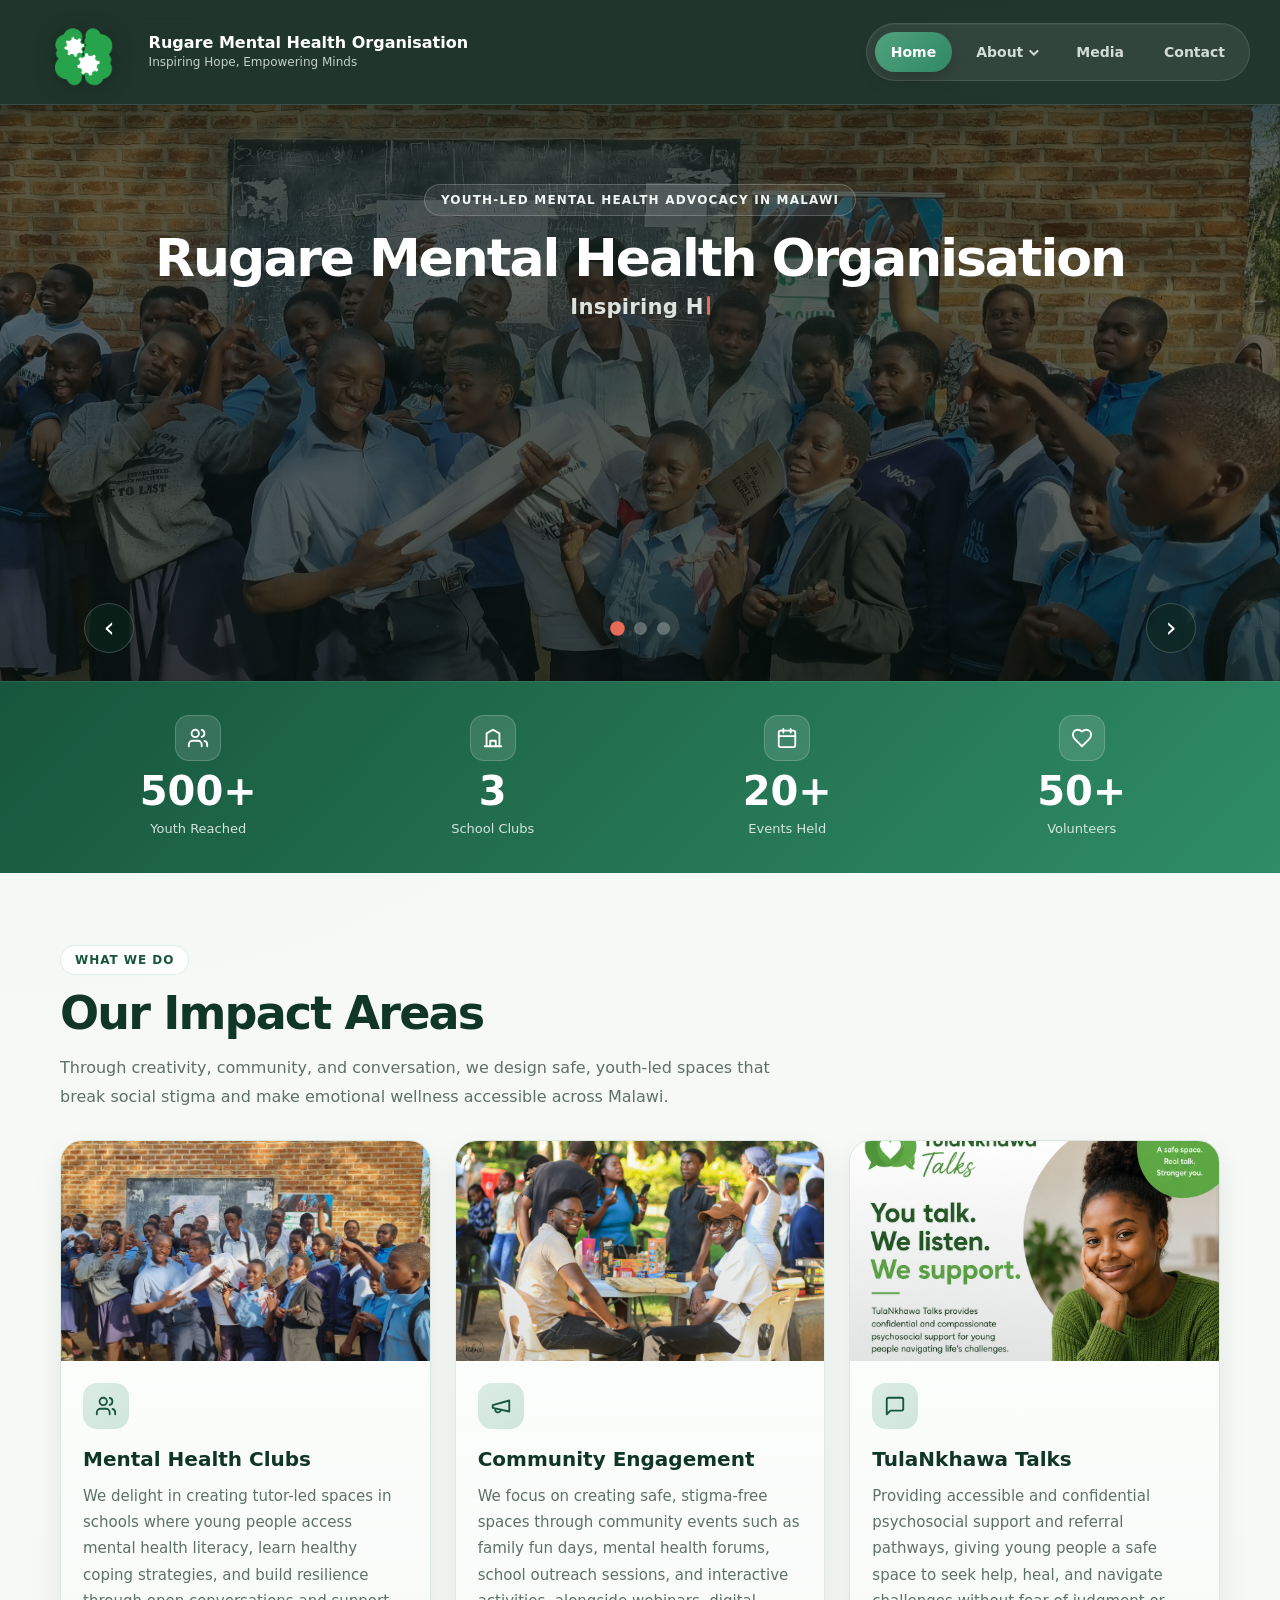
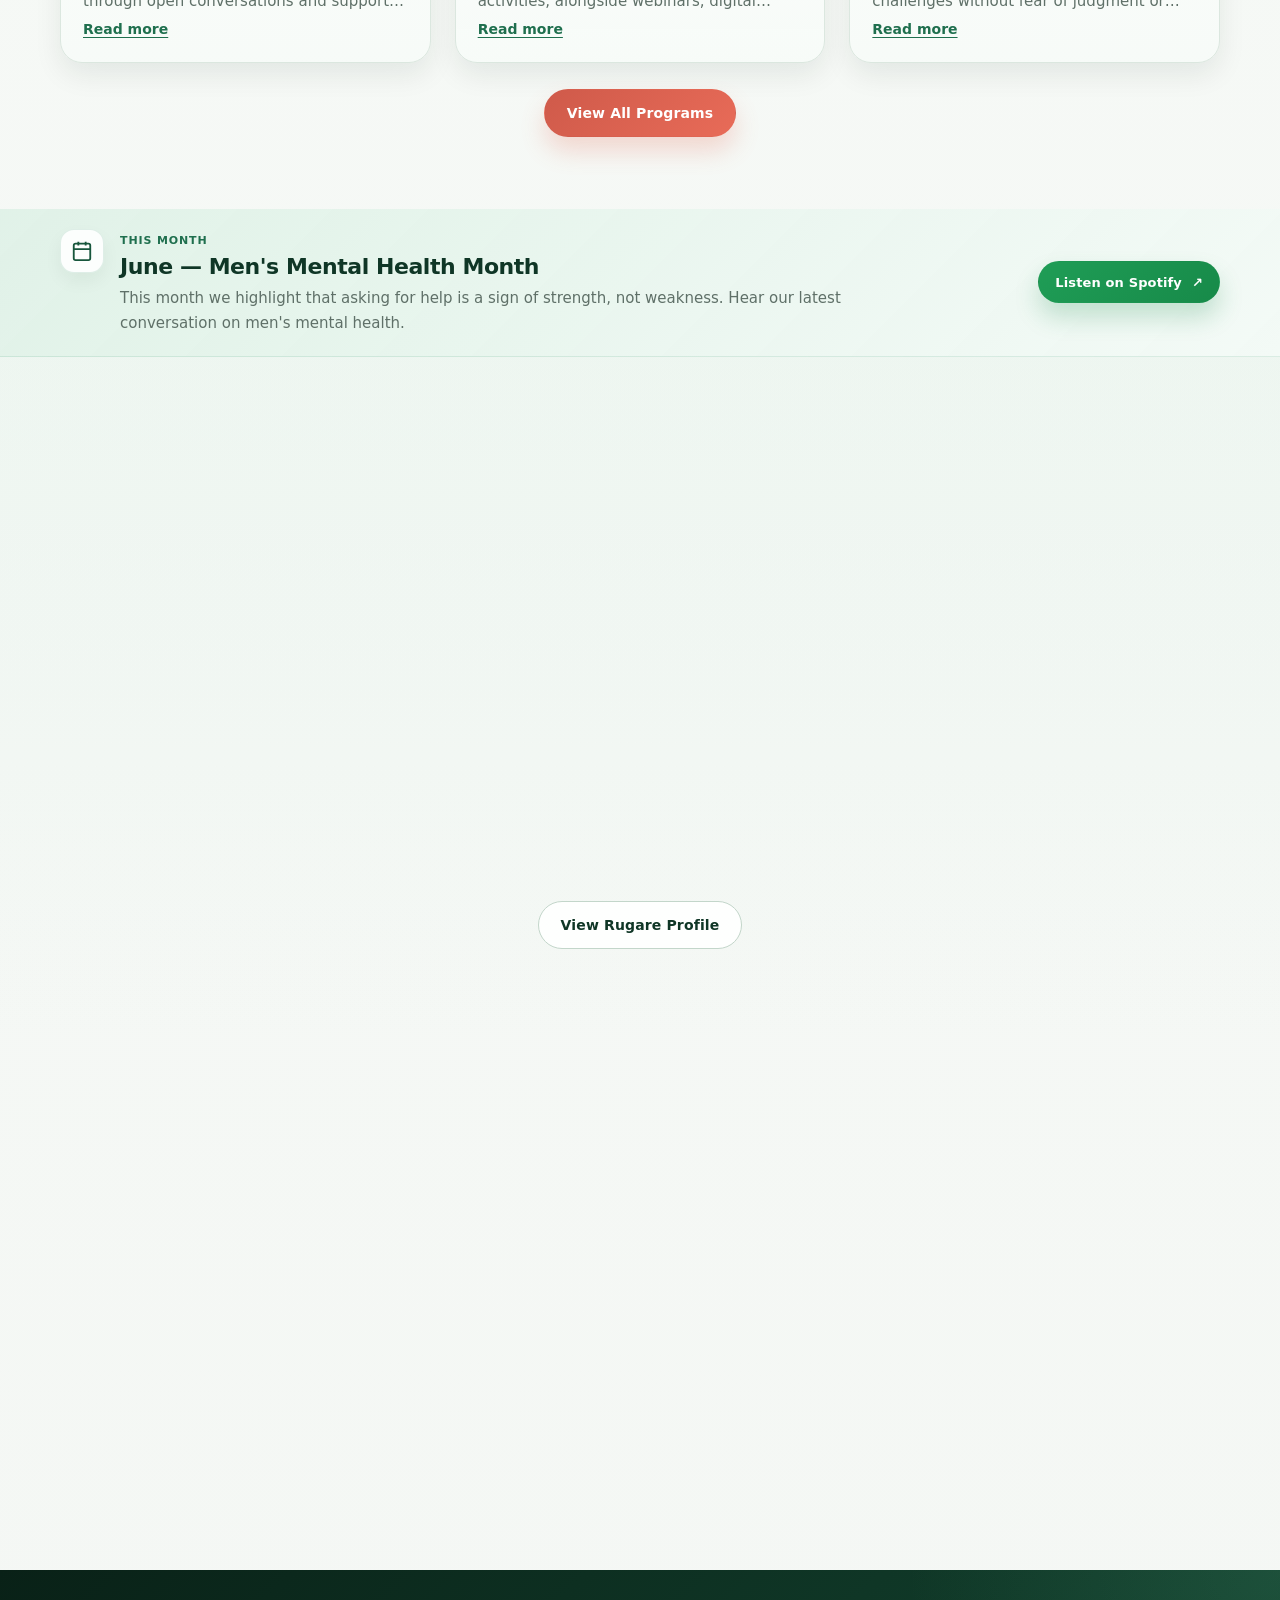
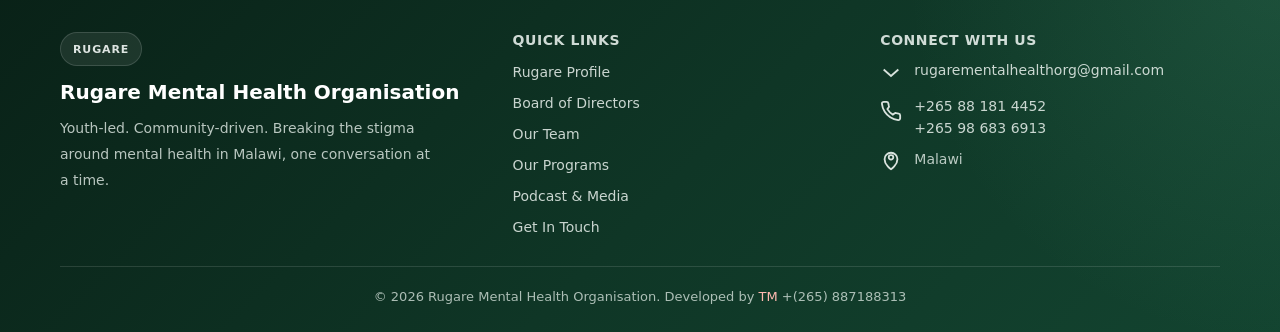
<file: index.html>
<!doctype html>
<html lang="en">
<head>
    <meta charset="utf-8">
    <meta name="viewport" content="width=device-width, initial-scale=1">
    <meta name="description" content="Rugare Mental Health Organisation — youth-led mental health advocacy, awareness, and support in Malawi.">
    <title>Home | Rugare Mental Health Organisation</title>
    <link rel="icon" href="favicon.ico" type="image/x-icon">
    <link rel="stylesheet" href="assets/css/style.css">
</head>
<body class="custom-body">
    <header class="custom-navbar" role="banner">
        <div class="custom-container custom-navbar__inner">
            <a href="index.html" class="custom-brand" aria-label="Rugare Mental Health Organisation home">
                <span class="custom-brand__logo">
                    <img class="custom-brand__logo-img" src="assets/images/Rugare-Copy.png" alt="Rugare Mental Health Organisation logo" width="1974" height="1385" loading="eager" decoding="async">
                </span>
                <span class="custom-brand__text">
                    <span class="custom-brand__name">Rugare Mental Health Organisation</span>
                    <span class="custom-brand__tag">Inspiring Hope, Empowering Minds</span>
                </span>
            </a>
            <button type="button" class="custom-navbar__toggle" data-nav-toggle aria-controls="site-nav" aria-expanded="false" aria-label="Open menu">
                <span class="custom-navbar__toggle-icon" aria-hidden="true">
                    <span></span><span></span><span></span>
                </span>
            </button>
        </div>
        <nav id="site-nav" class="custom-navbar__nav" aria-label="Primary">
            <div class="custom-navbar__nav-head">
                <span class="custom-navbar__nav-label">Menu</span>
                <button type="button" class="custom-navbar__close" data-nav-close aria-label="Close menu">
                    <span aria-hidden="true">×</span>
                </button>
            </div>
            <a href="index.html" class="custom-navbar__link is-active">Home</a>
            <div class="custom-navbar__dropdown" data-nav-dropdown>
                <button
                    type="button"
                    class="custom-navbar__link custom-navbar__dropdown-trigger"
                    data-nav-dropdown-trigger
                    aria-expanded="false"
                    aria-haspopup="true"
                    aria-controls="about-nav-menu"
                    id="about-nav-trigger"
                >
                    About
                    <span class="custom-navbar__dropdown-chevron" aria-hidden="true"></span>
                </button>
                <div
                    id="about-nav-menu"
                    class="custom-navbar__dropdown-menu"
                    role="menu"
                    aria-labelledby="about-nav-trigger"
                >
                    <a href="about.html" class="custom-navbar__dropdown-link" role="menuitem">Rugare Profile</a>
                    <!-- <a href="board.html" class="custom-navbar__dropdown-link" role="menuitem">Board of Directors</a> -->
                    <!-- <a href="our-team.html" class="custom-navbar__dropdown-link" role="menuitem">Our Team</a> -->
                    <a href="programs.html" class="custom-navbar__dropdown-link" role="menuitem">Programs</a>
                </div>
            </div>
            <!-- <a href="services.html" class="custom-navbar__link">Services</a> -->
            <a href="media.html" class="custom-navbar__link">Media</a>
            <a href="contact.html" class="custom-navbar__link">Contact</a>
        </nav>
        <div class="custom-navbar__backdrop" data-nav-backdrop hidden aria-hidden="true"></div>
    </header>

    <main class="custom-main" id="main-content">
        <section class="custom-hero" aria-label="Featured stories">
            <div class="custom-hero-slider" data-hero-slider>
                <div class="custom-hero__backgrounds" aria-hidden="true">
                    <div class="custom-hero__background is-active" data-hero-bg>
                        <img class="custom-hero__bg-img" src="assets/images/club1%20(1).jpg" alt="" loading="eager" decoding="async" fetchpriority="high">
                    </div>
                    <div class="custom-hero__background" data-hero-bg>
                        <img class="custom-hero__bg-img" src="assets/images/ClubActivity.jpeg" alt="" loading="lazy" decoding="async">
                    </div>
                    <div class="custom-hero__background" data-hero-bg>
                        <img class="custom-hero__bg-img" src="assets/images/FUNDAY1.png" alt="" loading="lazy" decoding="async">
                    </div>
                </div>

                <div class="custom-hero__scrim" aria-hidden="true"></div>

                <div class="custom-container custom-hero__layout">
                    <div class="custom-hero__content custom-hero__content--intro">
                        <span class="custom-hero__eyebrow">Youth-led mental health advocacy in Malawi</span>
                        <h1
                            class="custom-hero__title custom-hero__title--typewriter"
                            data-hero-typewriter
                            data-hero-typewriter-text="Inspiring Hope, Empowering minds"
                            aria-label="Rugare Mental Health Organisation — Inspiring Hope, Empowering minds"
                        >
                            <span class="custom-hero__title-line custom-hero__title-line--fixed">Rugare Mental Health Organisation</span>
                            <span class="custom-hero__title-line custom-hero__title-line--typed">
                                <span class="custom-hero__title-text" aria-hidden="true"></span><span class="custom-hero__title-cursor" aria-hidden="true"></span>
                            </span>
                        </h1>
                        <div class="custom-hero__after-title">
                            <p class="custom-hero__lead">We create safe, welcoming spaces where young people can speak openly, learn practical coping tools, and feel supported in their communities.</p>
                            <div class="custom-hero__actions">
                                <a class="custom-btn custom-btn--primary custom-btn--hero" href="about.html">Discover More</a>
                                <a class="custom-btn custom-btn--secondary custom-btn--hero-secondary" href="contact.html">Get Involved</a>
                            </div>
                        </div>
                    </div>
                </div>

                <div class="custom-hero__controls">
                    <button class="custom-hero__arrow" type="button" data-hero-prev aria-label="Show previous slide">
                        <span aria-hidden="true">‹</span>
                    </button>
                    <div class="custom-hero__dots" aria-label="Hero slider navigation">
                        <button class="custom-hero__dot is-active" type="button" data-hero-dot data-hero-index="0" aria-label="Show slide 1" aria-pressed="true"></button>
                        <button class="custom-hero__dot" type="button" data-hero-dot data-hero-index="1" aria-label="Show slide 2" aria-pressed="false"></button>
                        <button class="custom-hero__dot" type="button" data-hero-dot data-hero-index="2" aria-label="Show slide 3" aria-pressed="false"></button>
                    </div>
                    <button class="custom-hero__arrow" type="button" data-hero-next aria-label="Show next slide">
                        <span aria-hidden="true">›</span>
                    </button>
                </div>
            </div>
        </section>

        <section class="custom-stats-strip" aria-label="Impact statistics">
            <div class="custom-container">
                <div class="custom-stats-strip__grid">
                    <div class="custom-stat">
                        <span class="custom-card-icon custom-card-icon--on-dark" aria-hidden="true">
                            <svg viewBox="0 0 24 24"><path d="M16 21v-2a4 4 0 0 0-4-4H6a4 4 0 0 0-4 4v2"/><circle cx="9" cy="7" r="4"/><path d="M22 21v-2a4 4 0 0 0-3-3.87"/><path d="M16 3.13a4 4 0 0 1 0 7.75"/></svg>
                        </span>
                        <p class="custom-stat__number" data-stat-counter data-target="500" data-suffix="+">0</p>
                        <p class="custom-stat__label">Youth Reached</p>
                    </div>
                    <div class="custom-stat">
                        <span class="custom-card-icon custom-card-icon--on-dark" aria-hidden="true">
                            <svg viewBox="0 0 24 24"><path d="M3 21h18"/><path d="M5 21V7l7-4 7 4v14"/><path d="M9 21v-6h6v6"/></svg>
                        </span>
                        <p class="custom-stat__number" data-stat-counter data-target="3">0</p>
                        <p class="custom-stat__label">School Clubs</p>
                    </div>
                    <div class="custom-stat">
                        <span class="custom-card-icon custom-card-icon--on-dark" aria-hidden="true">
                            <svg viewBox="0 0 24 24"><rect x="3" y="4" width="18" height="18" rx="2"/><path d="M16 2v4M8 2v4M3 10h18"/></svg>
                        </span>
                        <p class="custom-stat__number" data-stat-counter data-target="20" data-suffix="+">0</p>
                        <p class="custom-stat__label">Events Held</p>
                    </div>
                    <div class="custom-stat">
                        <span class="custom-card-icon custom-card-icon--on-dark" aria-hidden="true">
                            <svg viewBox="0 0 24 24"><path d="M19 14c1.49-1.46 3-3.21 3-5.5A5.5 5.5 0 0 0 16.5 3c-1.76 0-3 .5-4.5 2-1.5-1.5-2.74-2-4.5-2A5.5 5.5 0 0 0 2 8.5c0 2.3 1.5 4.05 3 5.5l7 7Z"/></svg>
                        </span>
                        <p class="custom-stat__number" data-stat-counter data-target="50" data-suffix="+">0</p>
                        <p class="custom-stat__label">Volunteers</p>
                    </div>
                </div>
            </div>
        </section>

        <section class="custom-section custom-section--tight">
            <div class="custom-container">
                <span class="custom-section__eyebrow">What we do</span>
                <h2 class="custom-section__title">Our Impact Areas</h2>
                <p class="custom-section__subtitle">
                    Through creativity, community, and conversation, we design safe, youth-led spaces
                    that break social stigma and make emotional wellness accessible across Malawi.
                </p>
                <div class="custom-grid-3">
                    <article class="custom-impact-card">
                        <div class="custom-impact-card__media">
                            <img src="assets/images/club2.jpg" alt="Students participating in a Rugare club" loading="lazy">
                        </div>
                        <div class="custom-impact-card__body">
                            <span class="custom-card-icon custom-card-icon--soft" aria-hidden="true">
                                <svg viewBox="0 0 24 24"><path d="M16 21v-2a4 4 0 0 0-4-4H6a4 4 0 0 0-4 4v2"/><circle cx="9" cy="7" r="4"/><path d="M22 21v-2a4 4 0 0 0-3-3.87"/><path d="M16 3.13a4 4 0 0 1 0 7.75"/></svg>
                            </span>
                            <h3 class="custom-impact-card__title">Mental Health Clubs</h3>
                            <p class="custom-impact-card__text">We delight in creating tutor-led spaces in schools where young people access mental health literacy, learn healthy coping strategies, and build resilience through open conversations and support. Our clubs bring together trained facilitators and student leaders who guide weekly sessions on stress management, emotional wellness, and peer support — helping young people build skills they carry long after they leave the classroom.</p>
                        </div>
                    </article>
                    <article class="custom-impact-card">
                        <div class="custom-impact-card__media">
                            <img src="assets/images/fun0day.jpg" alt="Community members gathered during a Rugare event" loading="lazy">
                        </div>
                        <div class="custom-impact-card__body">
                            <span class="custom-card-icon custom-card-icon--soft" aria-hidden="true">
                                <svg viewBox="0 0 24 24"><path d="m3 11 18-5v12L3 14v-3Z"/><path d="M11.6 16.8a3 3 0 1 1-5.8-1.6"/></svg>
                            </span>
                            <h3 class="custom-impact-card__title">Community Engagement</h3>
                            <p class="custom-impact-card__text">We focus on creating safe, stigma-free spaces through community events 
                                such as family fun days, mental health forums, school outreach sessions, and interactive activities, 
                                alongside webinars, digital campaigns, and our Mind Matters Podcast to increase awareness 
                                and normalize conversations around mental health.</p>
                        </div>
                    </article>
                    <article class="custom-impact-card">
                        <div class="custom-impact-card__media">
                            <img src="assets/images/Tulankhawa/ChatGPT Image Jun 7, 2026, 11_09_57 PM.png" alt="Rugare participants during a media activity" loading="lazy">
                        </div>
                        <div class="custom-impact-card__body">
                            <span class="custom-card-icon custom-card-icon--soft" aria-hidden="true">
                                <svg viewBox="0 0 24 24"><path d="M21 15a2 2 0 0 1-2 2H7l-4 4V5a2 2 0 0 1 2-2h14a2 2 0 0 1 2 2Z"/></svg>
                            </span>
                            <h3 class="custom-impact-card__title">TulaNkhawa Talks </h3>
                            <p class="custom-impact-card__text">Providing accessible and confidential psychosocial support and referral pathways,
                                 giving young people a safe space to seek help, heal, and navigate challenges without fear of judgment 
                                 or stigma. Through online counselling, TulaNkhawa Talks connects the public
                                 to professional care when they seek to feel secure and supported.</p>
                        </div>
                    </article>
                </div>
                <div class="custom-section__actions">
                    <a class="custom-btn custom-btn--primary" href="programs.html">View All Programs</a>
                </div>
            </div>
        </section>

        <!-- UPDATE MONTHLY: change month, theme, and message below -->
        <section class="custom-announcement-strip" aria-label="Current awareness">
            <div class="custom-container">
                <div class="custom-announcement-strip__inner">
                    <span class="custom-announcement-strip__icon" aria-hidden="true">
                        <svg viewBox="0 0 24 24" fill="none" stroke="currentColor" stroke-width="2"><rect x="3" y="4" width="18" height="18" rx="2"/><path d="M16 2v4M8 2v4M3 10h18"/></svg>
                    </span>
                    <div class="custom-announcement-strip__content">
                        <span class="custom-announcement-strip__label">This month</span>
                        <p class="custom-announcement-strip__title">June — Men's Mental Health Month</p>
                        <p class="custom-announcement-strip__text">This month we highlight that asking for help is a sign of strength, not weakness. Hear our latest conversation on men's mental health.</p>
                    </div>
                    <div class="custom-announcement-strip__actions">
                        <a class="custom-btn custom-btn--spotify custom-btn--sm" href="https://open.spotify.com/episode/4gPyzm3QoryVODk3IGqREs?si=da2a2b2d3e1e42bb" target="_blank" rel="noopener noreferrer">
                            Listen on Spotify
                            <span aria-hidden="true">↗</span>
                        </a>
                    </div>
                </div>
            </div>
        </section>

        <section class="custom-section custom-section--tint">
            <div class="custom-container">
                <span class="custom-section__eyebrow">What guides us</span>
                <h2 class="custom-section__title">What We Believe In</h2>
                <p class="custom-section__subtitle">
                    Our values shape every club, conversation, event, and piece of content we create for young people and their communities.
                </p>
                <div class="custom-values-grid">
                    <article class="custom-value-card">
                        <span class="custom-value-card__icon" aria-hidden="true">H</span>
                        <h3 class="custom-value-card__title">Healing</h3>
                        <p class="custom-value-card__text">Every person deserves support to heal in their own time.</p>
                    </article>
                    <article class="custom-value-card">
                        <span class="custom-value-card__icon" aria-hidden="true">O</span>
                        <h3 class="custom-value-card__title">Opportunity</h3>
                        <p class="custom-value-card__text">Growth happens when we're given the right tools and support.</p>
                    </article>
                    <article class="custom-value-card">
                        <span class="custom-value-card__icon" aria-hidden="true">P</span>
                        <h3 class="custom-value-card__title">Purpose</h3>
                        <p class="custom-value-card__text">Every life has meaning, and every voice matters.</p>
                    </article>
                    <article class="custom-value-card">
                        <span class="custom-value-card__icon" aria-hidden="true">E</span>
                        <h3 class="custom-value-card__title">Empowerment</h3>
                        <p class="custom-value-card__text">Change begins with belief, backed by compassion.</p>
                    </article>
                </div>
                <div class="custom-section__actions">
                    <a class="custom-btn custom-btn--outline" href="about.html">View Rugare Profile</a>
                </div>
            </div>
        </section>

        <section class="custom-cta-section">
            <div class="custom-container">
                <div class="custom-cta-section__panel">
                    <div class="custom-cta-section__inner">
                        <span class="custom-card-icon custom-card-icon--soft custom-card-icon--center" aria-hidden="true">
                            <svg viewBox="0 0 24 24"><path d="M16 21v-2a4 4 0 0 0-4-4H6a4 4 0 0 0-4 4v2"/><circle cx="9" cy="7" r="4"/><path d="M22 21v-2a4 4 0 0 0-3-3.87"/><path d="M16 3.13a4 4 0 0 1 0 7.75"/></svg>
                        </span>
                        <span class="custom-section__eyebrow custom-section__eyebrow--light">Join the movement</span>
                        <h2 class="custom-cta-section__title">Join Us in Breaking the Stigma</h2>
                        <p class="custom-cta-section__text">
                            Whether you want to volunteer, partner with us, or simply start the conversation, there is a place for you at Rugare.
                        </p>
                        <div class="custom-cta-section__actions">
                            <a class="custom-btn custom-btn--primary" href="contact.html">Get In Touch</a>
                            <a class="custom-btn custom-btn--outline" href="programs.html">Our Programs</a>
                            <a class="custom-btn custom-btn--spotify" href="https://open.spotify.com/episode/4gPyzm3QoryVODk3IGqREs?si=da2a2b2d3e1e42bb" target="_blank" rel="noopener noreferrer">Latest Episode ↗</a>
                        </div>
                    </div>
                </div>
            </div>
        </section>
    </main>

    <footer class="custom-footer">
        <div class="custom-container custom-footer__inner">
            <div class="custom-footer__grid">
                <div class="custom-footer__col">
                    <div class="custom-footer__eyebrow">Rugare</div>
                    <div class="custom-footer__title">Rugare Mental Health Organisation</div>
                    <p class="custom-footer__text">
                        Youth-led. Community-driven. Breaking the stigma around mental health in Malawi, one conversation at a time.
                    </p>
                </div>
                <div class="custom-footer__col">
                    <div class="custom-footer__heading">Quick Links</div>
                    <ul class="custom-footer__list">
                        <li><a class="custom-footer__link" href="about.html">Rugare Profile</a></li>
                        <li><a class="custom-footer__link" href="board.html">Board of Directors</a></li>
                        <li><a class="custom-footer__link" href="our-team.html">Our Team</a></li>
                        <li><a class="custom-footer__link" href="programs.html">Our Programs</a></li>
                        <!-- <li><a class="custom-footer__link" href="services.html">Corporate Services</a></li> -->
                        <li><a class="custom-footer__link" href="media.html">Podcast &amp; Media</a></li>
                        <li><a class="custom-footer__link" href="contact.html">Get In Touch</a></li>
                    </ul>
                </div>
                <div class="custom-footer__col">
                    <div class="custom-footer__heading">Connect With Us</div>
                    <ul class="custom-footer__list">
                        <li class="custom-footer__contact">
                            <span class="custom-footer__icon" aria-hidden="true">
                                <svg viewBox="0 0 24 24" fill="none" stroke="currentColor" stroke-width="2"><path d="M4 4h16v16H4z" stroke="none" /><path d="M4 6l8 7 8-7" /></svg>
                            </span>
                            <a class="custom-footer__link" href="mailto:rugarementalhealthorg@gmail.com">rugarementalhealthorg@gmail.com</a>
                        </li>
                        <li class="custom-footer__contact">
                            <span class="custom-footer__icon" aria-hidden="true">
                                <svg viewBox="0 0 24 24" fill="none" stroke="currentColor" stroke-width="2"><path d="M22 16.92v3a2 2 0 0 1-2.18 2 19.8 19.8 0 0 1-8.63-3.07 19.5 19.5 0 0 1-6-6A19.8 19.8 0 0 1 2.11 4.18 2 2 0 0 1 4.11 2h3a2 2 0 0 1 2 1.72c.12.86.3 1.7.54 2.5a2 2 0 0 1-.45 2.11L8.09 9.91a16 16 0 0 0 6 6l1.58-1.11a2 2 0 0 1 2.11-.45c.8.24 1.64.42 2.5.54A2 2 0 0 1 22 16.92Z" /></svg>
                            </span>
                            <div class="custom-footer__stack">
                                <a class="custom-footer__link" href="tel:+265881814452">+265 88 181 4452</a>
                                <a class="custom-footer__link" href="tel:+265986836913">+265 98 683 6913</a>
                            </div>
                        </li>
                        <li class="custom-footer__contact">
                            <span class="custom-footer__icon" aria-hidden="true">
                                <svg viewBox="0 0 24 24" fill="none" stroke="currentColor" stroke-width="2"><path d="M12 21s7-4.4 7-11a7 7 0 1 0-14 0c0 6.6 7 11 7 11Z" /><path d="M12 10.5a2.5 2.5 0 1 0 0-5 2.5 2.5 0 0 0 0 5Z" /></svg>
                            </span>
                            <span class="custom-footer__text custom-footer__text--inline">Malawi</span>
                        </li>
                    </ul>
                </div>
            </div>
            <div class="custom-footer__bottom">
                © 2026 Rugare Mental Health Organisation. Developed by <span class="custom-footer__heart">TM</span> +(265) 887188313
            </div>
        </div>
    </footer>

    <script src="assets/js/script.js" defer></script>
</body>
</html>
</file>
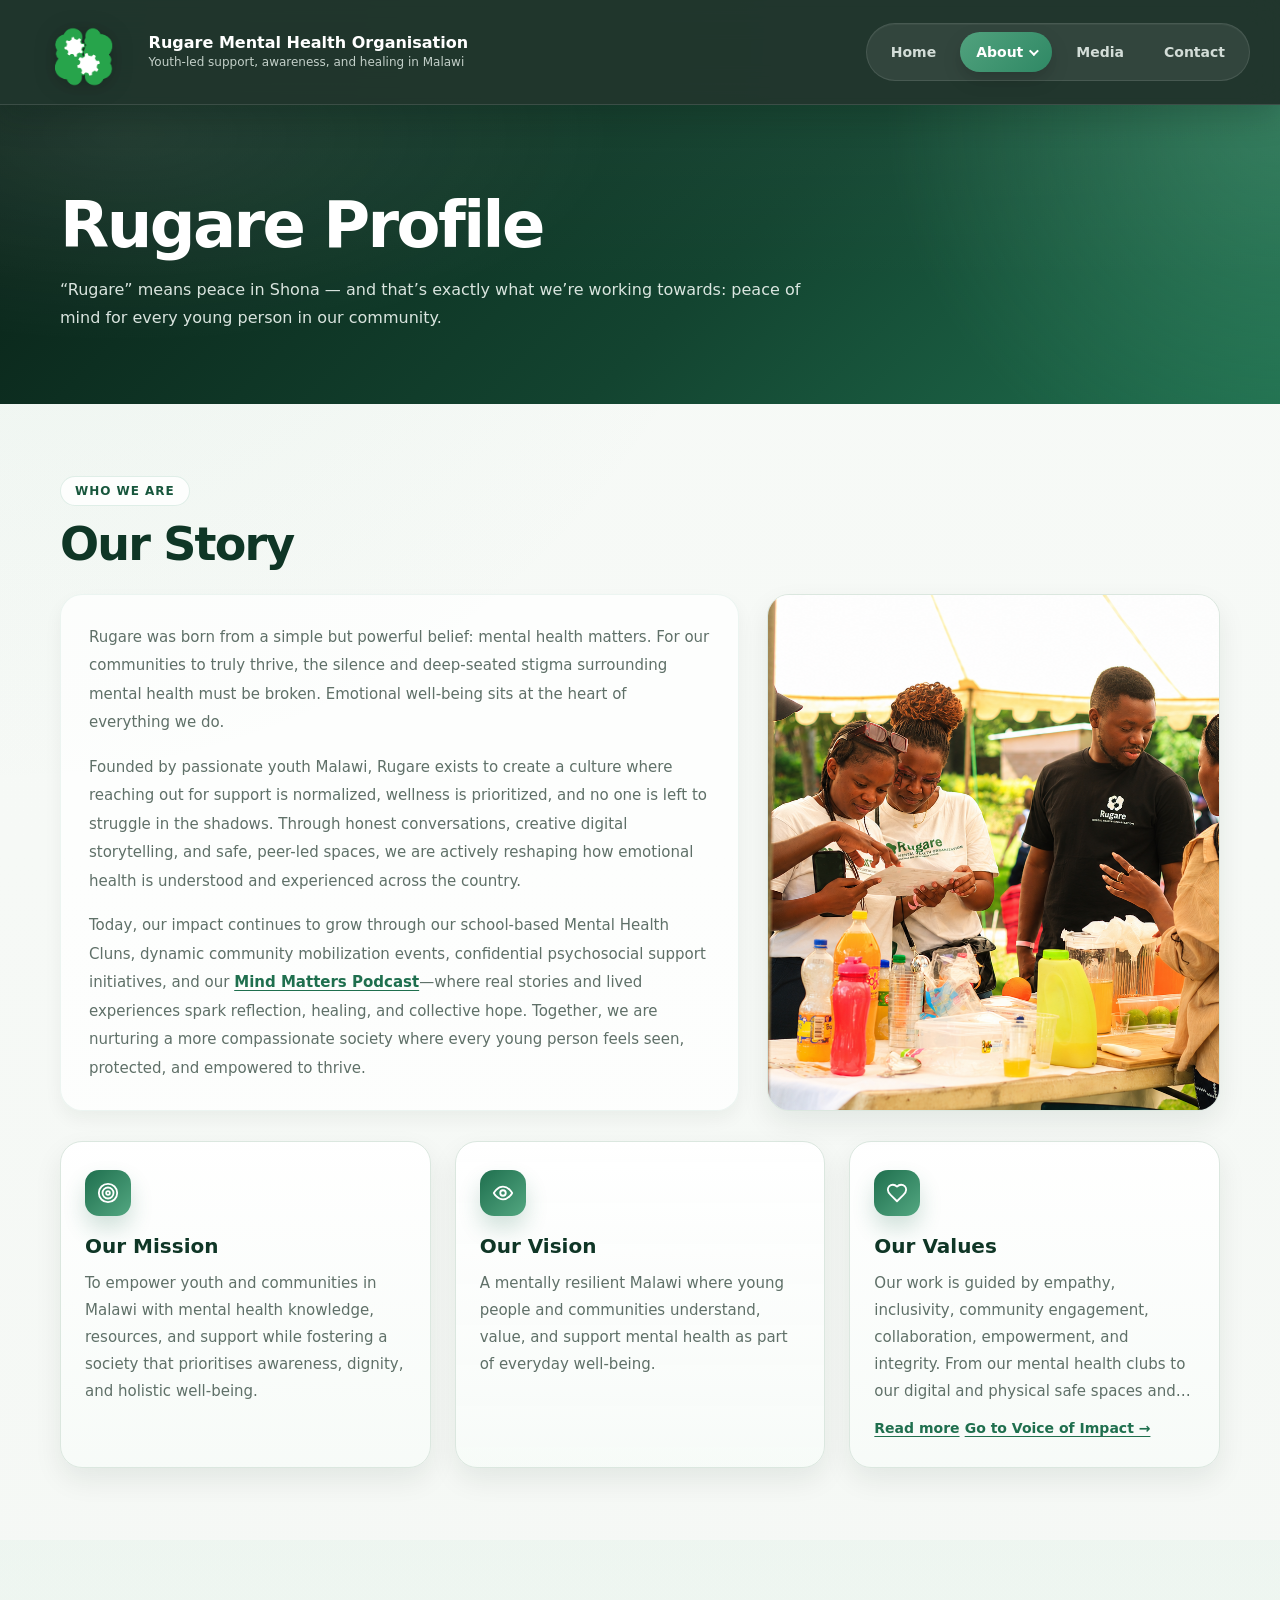
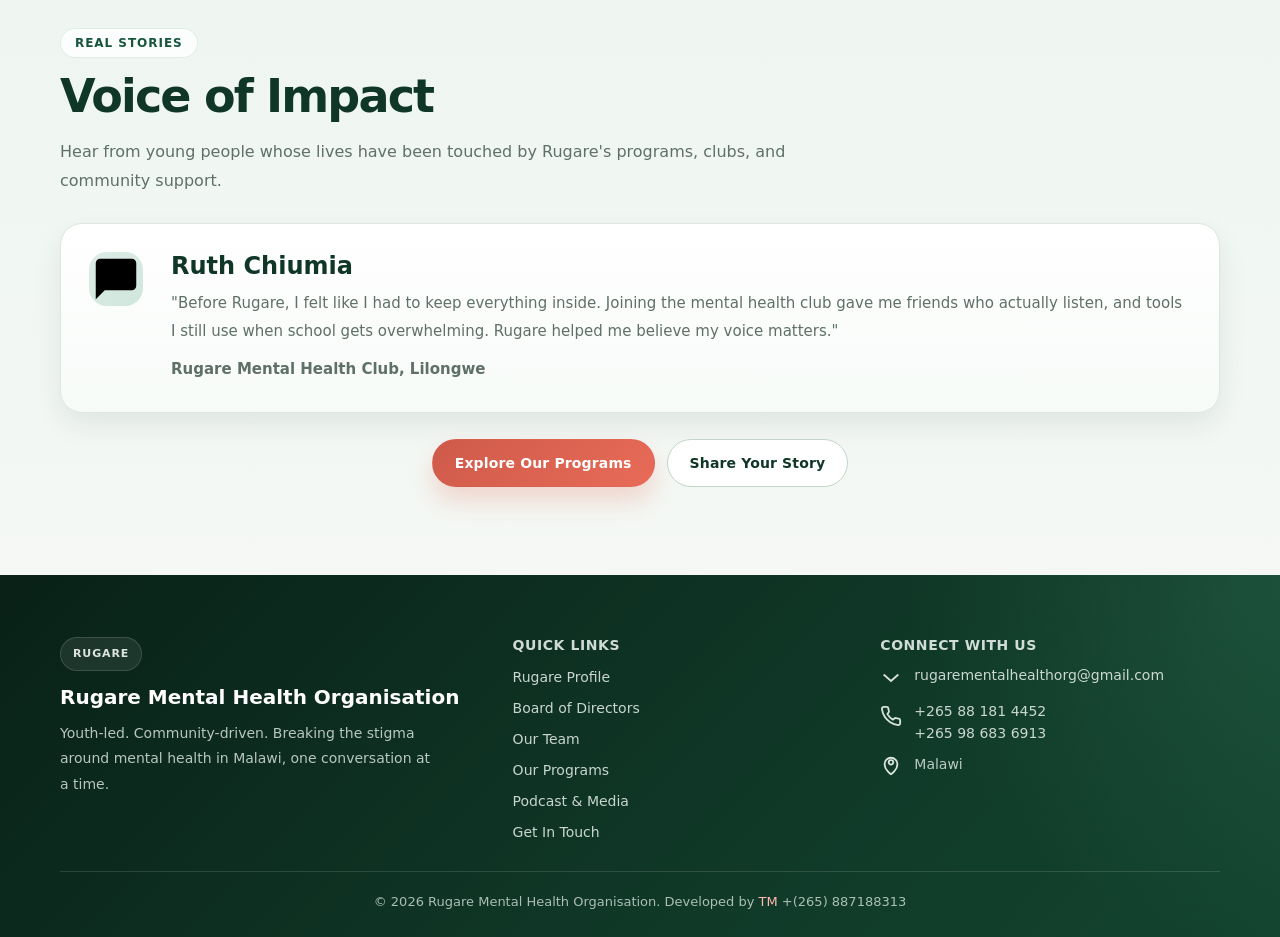
<file: about.html>
<!doctype html>
<html lang="en">
<head>
    <meta charset="utf-8">
    <meta name="viewport" content="width=device-width, initial-scale=1">
    <meta name="description" content="Learn about Rugare Mental Health Organisation — our story, mission, vision, and values in Malawi.">
    <title>Rugare Profile | Rugare Mental Health Organisation</title>
    <link rel="icon" href="favicon.ico" type="image/x-icon">
    <link rel="stylesheet" href="assets/css/style.css">
</head>
<body class="custom-body">
    <header class="custom-navbar" role="banner">
        <div class="custom-container custom-navbar__inner">
            <a href="index.html" class="custom-brand" aria-label="Rugare Mental Health Organisation home">
                <span class="custom-brand__logo">
                    <img class="custom-brand__logo-img" src="assets/images/Rugare-Copy.png" alt="Rugare Mental Health Organisation logo" width="1974" height="1385" loading="eager" decoding="async">
                </span>
                <span class="custom-brand__text">
                    <span class="custom-brand__name">Rugare Mental Health Organisation</span>
                    <span class="custom-brand__tag">Youth-led support, awareness, and healing in Malawi</span>
                </span>
            </a>
            <button type="button" class="custom-navbar__toggle" data-nav-toggle aria-controls="site-nav" aria-expanded="false" aria-label="Open menu">
                <span class="custom-navbar__toggle-icon" aria-hidden="true">
                    <span></span><span></span><span></span>
                </span>
            </button>
        </div>
        <nav id="site-nav" class="custom-navbar__nav" aria-label="Primary">
            <div class="custom-navbar__nav-head">
                <span class="custom-navbar__nav-label">Menu</span>
                <button type="button" class="custom-navbar__close" data-nav-close aria-label="Close menu">
                    <span aria-hidden="true">×</span>
                </button>
            </div>
            <a href="index.html" class="custom-navbar__link">Home</a>
            <div class="custom-navbar__dropdown" data-nav-dropdown>
                <button
                    type="button"
                    class="custom-navbar__link custom-navbar__dropdown-trigger is-active"
                    data-nav-dropdown-trigger
                    aria-expanded="false"
                    aria-haspopup="true"
                    aria-controls="about-nav-menu"
                    id="about-nav-trigger"
                >
                    About
                    <span class="custom-navbar__dropdown-chevron" aria-hidden="true"></span>
                </button>
                <div
                    id="about-nav-menu"
                    class="custom-navbar__dropdown-menu"
                    role="menu"
                    aria-labelledby="about-nav-trigger"
                >
                    <a href="about.html" class="custom-navbar__dropdown-link is-active" role="menuitem">Rugare Profile</a>
                    <!-- <a href="board.html" class="custom-navbar__dropdown-link" role="menuitem">Board of Directors</a> -->
                    <!-- <a href="our-team.html" class="custom-navbar__dropdown-link" role="menuitem">Our Team</a> -->
                    <a href="programs.html" class="custom-navbar__dropdown-link" role="menuitem">Programs</a>
                </div>
            </div>
            <!-- <a href="services.html" class="custom-navbar__link">Services</a> -->
            <a href="media.html" class="custom-navbar__link">Media</a>
            <a href="contact.html" class="custom-navbar__link">Contact</a>
        </nav>
        <div class="custom-navbar__backdrop" data-nav-backdrop hidden aria-hidden="true"></div>
    </header>

    <main class="custom-main" id="main-content">
        <section class="custom-page-banner">
            <div class="custom-container">
                <h1 class="custom-page-banner__title">Rugare Profile</h1>
                <p class="custom-page-banner__subtitle">
                    “Rugare” means peace in Shona — and that’s exactly what we’re working towards: peace of mind for every young person in our community.
                </p>
            </div>
        </section>

        <section class="custom-section custom-section--tight">
            <div class="custom-container">
                <span class="custom-section__eyebrow">Who we are</span>
                <h2 class="custom-section__title">Our Story</h2>

                <div class="custom-about-grid">
                    <div class="custom-story-text">
                        <p>
                            Rugare was born from a simple but powerful belief: mental health matters. For our communities to truly thrive, the silence and deep-seated stigma surrounding mental health must be broken. Emotional well-being sits at the heart of everything we do.
                        </p>
                        <p>
                            Founded by passionate youth Malawi, Rugare exists to create a culture where reaching out for support is normalized, wellness is prioritized, and no one is left to struggle in the shadows. Through honest conversations, creative digital storytelling, and safe, peer-led spaces, we are actively reshaping how emotional health is understood and experienced across the country.</p>
                        <p>
                            Today, our impact continues to grow through our school-based Mental Health Cluns, dynamic community mobilization events, confidential psychosocial support initiatives, and our <a class="custom-inline-link" href="media.html">Mind Matters Podcast</a>—where real stories and lived experiences spark reflection, healing, and collective hope. Together, we are nurturing a more compassionate society where every young person feels seen, protected, and empowered to thrive.</p>
                    </div>

                    <div class="custom-story-panel">
                        <img
                            class="custom-story-panel__img"
                            src="assets/images/FUNDAY1.png"
                            alt="Rugare members together at a community mental health event"
                            loading="lazy"
                        >
                    </div>
                </div>

                <div class="custom-about-cards">
                    <div class="custom-about-card">
                        <span class="custom-card-icon" aria-hidden="true">
                            <svg viewBox="0 0 24 24"><circle cx="12" cy="12" r="10"/><circle cx="12" cy="12" r="6"/><circle cx="12" cy="12" r="2"/></svg>
                        </span>
                        <h3 class="custom-about-card__title">Our Mission</h3>
                        <p class="custom-about-card__text">
                            To empower youth and communities in Malawi with mental health knowledge, resources, and support while fostering a society that prioritises awareness,
                            dignity, and holistic well-being.
                        </p>
                    </div>
                    <div class="custom-about-card">
                        <span class="custom-card-icon" aria-hidden="true">
                            <svg viewBox="0 0 24 24"><path d="M2 12s3.5-7 10-7 10 7 10 7-3.5 7-10 7-10-7-10-7Z"/><circle cx="12" cy="12" r="3"/></svg>
                        </span>
                        <h3 class="custom-about-card__title">Our Vision</h3>
                        <p class="custom-about-card__text">
                            A mentally resilient Malawi where young people and communities understand, value, and support mental health as part of everyday well-being.
                        </p>
                    </div>
                    <div class="custom-about-card">
                        <span class="custom-card-icon" aria-hidden="true">
                            <svg viewBox="0 0 24 24"><path d="M19 14c1.49-1.46 3-3.21 3-5.5A5.5 5.5 0 0 0 16.5 3c-1.76 0-3 .5-4.5 2-1.5-1.5-2.74-2-4.5-2A5.5 5.5 0 0 0 2 8.5c0 2.3 1.5 4.05 3 5.5l7 7Z"/></svg>
                        </span>
                        <h3 class="custom-about-card__title">Our Values</h3>
                        <p class="custom-about-card__text">
                            Our work is guided by empathy, inclusivity, community engagement, collaboration, empowerment, and integrity. From our mental health clubs to our digital and physical safe spaces and psychosocial support programmes, these values shape how we show up for young people across Malawi.
                        </p>
                        <a class="custom-impact-card__link" href="#voice-of-impact">Go to Voice of Impact →</a>
                    </div>
                </div>
            </div>
        </section>

        <section class="custom-section custom-section--tint" id="voice-of-impact">
            <div class="custom-container">
                <span class="custom-section__eyebrow">Real stories</span>
                <h2 class="custom-section__title">Voice of Impact</h2>
                <p class="custom-section__subtitle">
                    Hear from young people whose lives have been touched by Rugare's programs, clubs, and community support.
                </p>
                <article class="custom-program-card">
                    <span class="custom-program-card__icon" aria-hidden="true">
                        <svg viewBox="0 0 24 24"><path d="M21 15a2 2 0 0 1-2 2H7l-4 4V5a2 2 0 0 1 2-2h14a2 2 0 0 1 2 2Z"/></svg>
                    </span>
                    <div>
                        <h3 class="custom-program-card__title">Ruth Chiumia</h3>
                        <p class="custom-program-card__text">"Before Rugare, I felt like I had to keep everything inside. Joining the mental health club gave me friends who actually listen, and tools I still use when school gets overwhelming. Rugare helped me believe my voice matters."</p>
                        <p class="custom-program-card__text"><strong>Rugare Mental Health Club, Lilongwe</strong></p>
                    </div>
                </article>
                <div class="custom-section__actions">
                    <a class="custom-btn custom-btn--primary" href="programs.html">Explore Our Programs</a>
                    <a class="custom-btn custom-btn--outline" href="contact.html">Share Your Story</a>
                </div>
            </div>
        </section>
    </main>

    <footer class="custom-footer">
        <div class="custom-container custom-footer__inner">
            <div class="custom-footer__grid">
                <div class="custom-footer__col">
                    <div class="custom-footer__eyebrow">Rugare</div>
                    <div class="custom-footer__title">Rugare Mental Health Organisation</div>
                    <p class="custom-footer__text">
                        Youth-led. Community-driven. Breaking the stigma around mental health in Malawi, one conversation at a time.
                    </p>
                </div>
                <div class="custom-footer__col">
                    <div class="custom-footer__heading">Quick Links</div>
                    <ul class="custom-footer__list">
                        <li><a class="custom-footer__link" href="about.html">Rugare Profile</a></li>
                        <li><a class="custom-footer__link" href="board.html">Board of Directors</a></li>
                        <li><a class="custom-footer__link" href="our-team.html">Our Team</a></li>
                        <li><a class="custom-footer__link" href="programs.html">Our Programs</a></li>
                        <!-- <li><a class="custom-footer__link" href="services.html">Corporate Services</a></li> -->
                        <li><a class="custom-footer__link" href="media.html">Podcast &amp; Media</a></li>
                        <li><a class="custom-footer__link" href="contact.html">Get In Touch</a></li>
                    </ul>
                </div>
                <div class="custom-footer__col">
                    <div class="custom-footer__heading">Connect With Us</div>
                    <ul class="custom-footer__list">
                        <li class="custom-footer__contact">
                            <span class="custom-footer__icon" aria-hidden="true">
                                <svg viewBox="0 0 24 24" fill="none" stroke="currentColor" stroke-width="2"><path d="M4 4h16v16H4z" stroke="none" /><path d="M4 6l8 7 8-7" /></svg>
                            </span>
                            <a class="custom-footer__link" href="mailto:rugarementalhealthorg@gmail.com">rugarementalhealthorg@gmail.com</a>
                        </li>
                        <li class="custom-footer__contact">
                            <span class="custom-footer__icon" aria-hidden="true">
                                <svg viewBox="0 0 24 24" fill="none" stroke="currentColor" stroke-width="2"><path d="M22 16.92v3a2 2 0 0 1-2.18 2 19.8 19.8 0 0 1-8.63-3.07 19.5 19.5 0 0 1-6-6A19.8 19.8 0 0 1 2.11 4.18 2 2 0 0 1 4.11 2h3a2 2 0 0 1 2 1.72c.12.86.3 1.7.54 2.5a2 2 0 0 1-.45 2.11L8.09 9.91a16 16 0 0 0 6 6l1.58-1.11a2 2 0 0 1 2.11-.45c.8.24 1.64.42 2.5.54A2 2 0 0 1 22 16.92Z" /></svg>
                            </span>
                            <div class="custom-footer__stack">
                                <a class="custom-footer__link" href="tel:+265881814452">+265 88 181 4452</a>
                                <a class="custom-footer__link" href="tel:+265986836913">+265 98 683 6913</a>
                            </div>
                        </li>
                        <li class="custom-footer__contact">
                            <span class="custom-footer__icon" aria-hidden="true">
                                <svg viewBox="0 0 24 24" fill="none" stroke="currentColor" stroke-width="2"><path d="M12 21s7-4.4 7-11a7 7 0 1 0-14 0c0 6.6 7 11 7 11Z" /><path d="M12 10.5a2.5 2.5 0 1 0 0-5 2.5 2.5 0 0 0 0 5Z" /></svg>
                            </span>
                            <span class="custom-footer__text custom-footer__text--inline">Malawi</span>
                        </li>
                    </ul>
                </div>
            </div>
            <div class="custom-footer__bottom">
                © 2026 Rugare Mental Health Organisation. Developed by <span class="custom-footer__heart">TM</span> +(265) 887188313
            </div>
        </div>
    </footer>

    <script src="assets/js/script.js" defer></script>
</body>
</html>
</file>
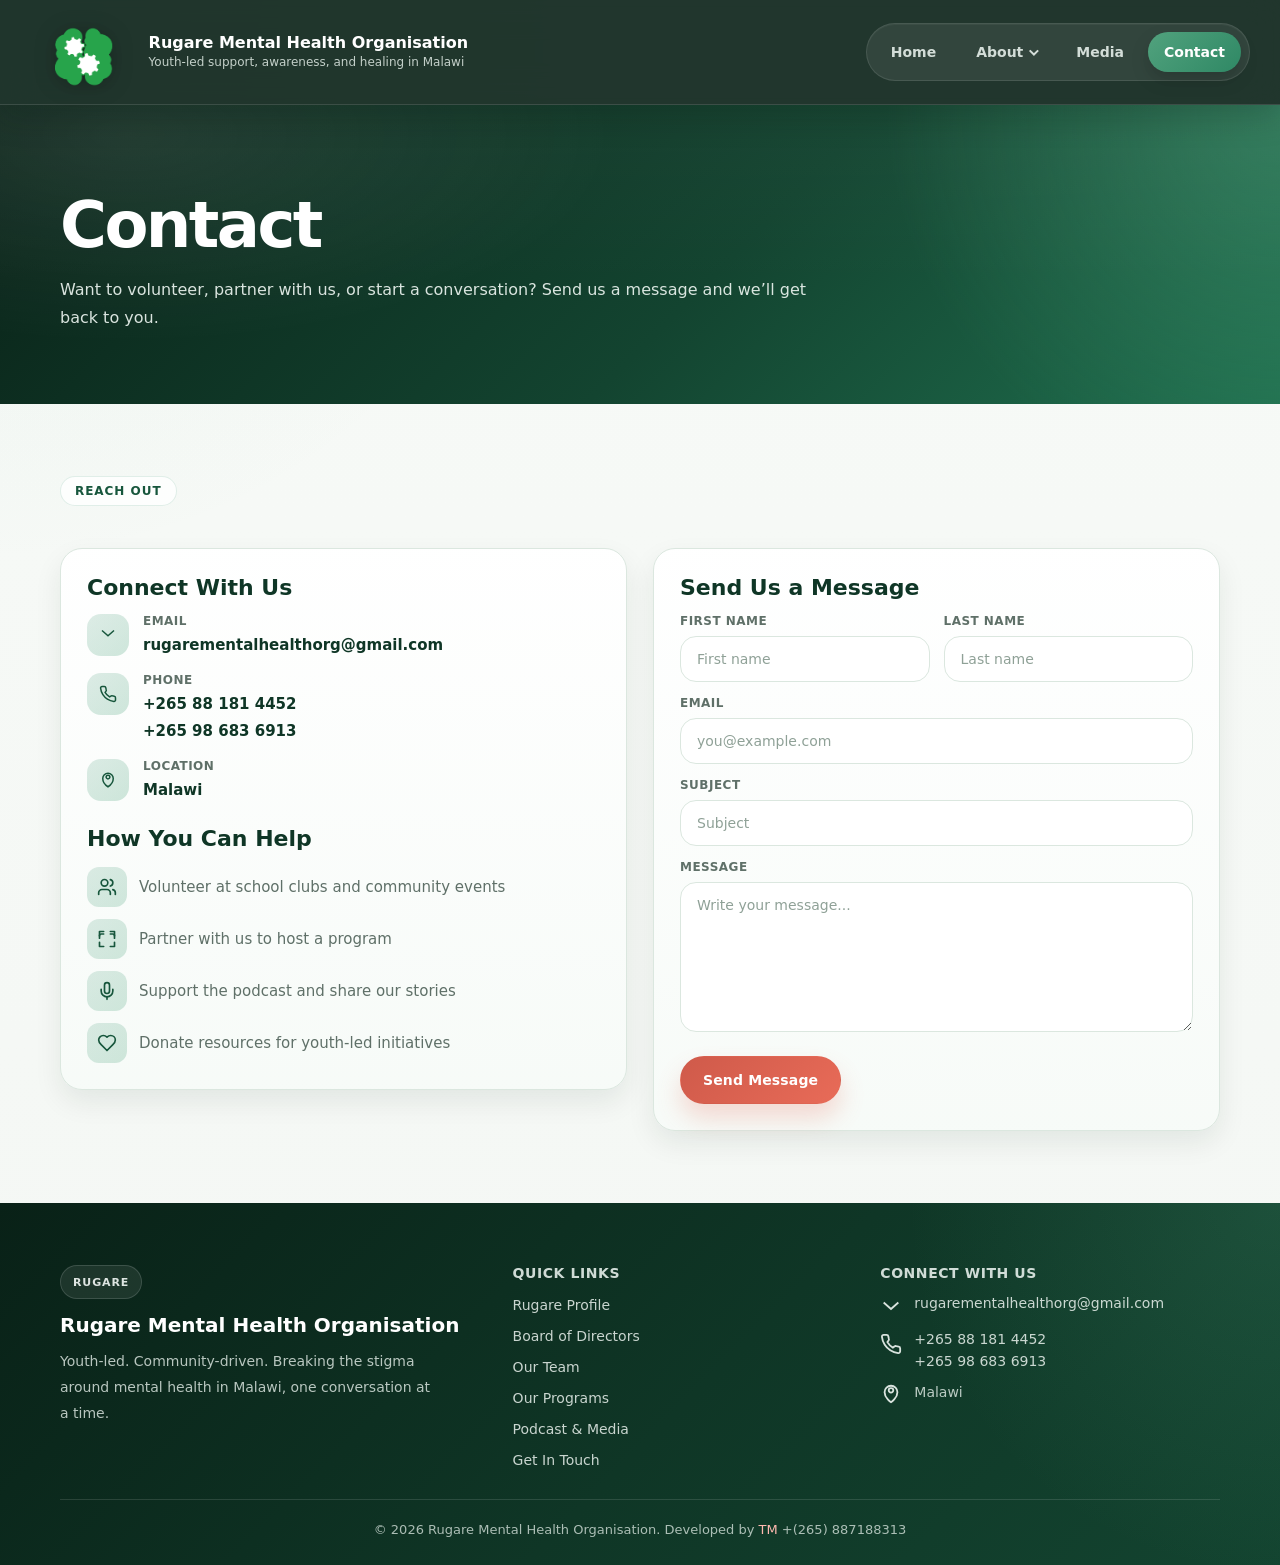
<file: contact.html>
<!doctype html>
<html lang="en">
<head>
    <meta charset="utf-8">
    <meta name="viewport" content="width=device-width, initial-scale=1">
    <meta name="description" content="Contact Rugare Mental Health Organisation — volunteer, partner, or start a conversation.">
    <title>Contact | Rugare Mental Health Organisation</title>
    <link rel="icon" href="favicon.ico" type="image/x-icon">
    <link rel="stylesheet" href="assets/css/style.css">
</head>
<body class="custom-body">
    <header class="custom-navbar" role="banner">
        <div class="custom-container custom-navbar__inner">
            <a href="index.html" class="custom-brand" aria-label="Rugare Mental Health Organisation home">
                <span class="custom-brand__logo">
                    <img class="custom-brand__logo-img" src="assets/images/Rugare-Copy.png" alt="Rugare Mental Health Organisation logo" width="1974" height="1385" loading="eager" decoding="async">
                </span>
                <span class="custom-brand__text">
                    <span class="custom-brand__name">Rugare Mental Health Organisation</span>
                    <span class="custom-brand__tag">Youth-led support, awareness, and healing in Malawi</span>
                </span>
            </a>
            <button type="button" class="custom-navbar__toggle" data-nav-toggle aria-controls="site-nav" aria-expanded="false" aria-label="Open menu">
                <span class="custom-navbar__toggle-icon" aria-hidden="true">
                    <span></span><span></span><span></span>
                </span>
            </button>
        </div>
        <nav id="site-nav" class="custom-navbar__nav" aria-label="Primary">
            <div class="custom-navbar__nav-head">
                <span class="custom-navbar__nav-label">Menu</span>
                <button type="button" class="custom-navbar__close" data-nav-close aria-label="Close menu">
                    <span aria-hidden="true">×</span>
                </button>
            </div>
            <a href="index.html" class="custom-navbar__link">Home</a>
            <div class="custom-navbar__dropdown" data-nav-dropdown>
                <button
                    type="button"
                    class="custom-navbar__link custom-navbar__dropdown-trigger"
                    data-nav-dropdown-trigger
                    aria-expanded="false"
                    aria-haspopup="true"
                    aria-controls="about-nav-menu"
                    id="about-nav-trigger"
                >
                    About
                    <span class="custom-navbar__dropdown-chevron" aria-hidden="true"></span>
                </button>
                <div
                    id="about-nav-menu"
                    class="custom-navbar__dropdown-menu"
                    role="menu"
                    aria-labelledby="about-nav-trigger"
                >
                    <a href="about.html" class="custom-navbar__dropdown-link" role="menuitem">Rugare Profile</a>
                    <!-- <a href="board.html" class="custom-navbar__dropdown-link" role="menuitem">Board of Directors</a> -->
                    <!-- <a href="our-team.html" class="custom-navbar__dropdown-link" role="menuitem">Our Team</a> -->
                    <a href="programs.html" class="custom-navbar__dropdown-link" role="menuitem">Programs</a>
                </div>
            </div>
            <!-- <a href="services.html" class="custom-navbar__link">Services</a> -->
            <a href="media.html" class="custom-navbar__link">Media</a>
            <a href="contact.html" class="custom-navbar__link is-active">Contact</a>
        </nav>
        <div class="custom-navbar__backdrop" data-nav-backdrop hidden aria-hidden="true"></div>
    </header>

    <main class="custom-main" id="main-content">
        <section class="custom-page-banner">
            <div class="custom-container">
                <h1 class="custom-page-banner__title">Contact</h1>
                <p class="custom-page-banner__subtitle">
                    Want to volunteer, partner with us, or start a conversation? Send us a message and we’ll get back to you.
                </p>
            </div>
        </section>

        <section class="custom-section custom-section--tight">
            <div class="custom-container">
                <span class="custom-section__eyebrow">Reach out</span>
                <div class="custom-contact-grid">
                    <div class="custom-contact-card">
                        <h2 class="custom-contact-card__heading">Connect With Us</h2>

                        <div class="custom-contact-item">
                            <div class="custom-contact-item__icon" aria-hidden="true">
                                <svg viewBox="0 0 24 24" width="18" height="18" fill="none" stroke="currentColor" stroke-width="2">
                                    <path d="M4 6l8 7 8-7" />
                                </svg>
                            </div>
                            <div>
                                <div class="custom-contact-item__label">Email</div>
                                <div class="custom-contact-item__value">
                                    <a href="mailto:rugarementalhealthorg@gmail.com">rugarementalhealthorg@gmail.com</a>
                                </div>
                            </div>
                        </div>

                        <div class="custom-contact-item">
                            <div class="custom-contact-item__icon" aria-hidden="true">
                                <svg viewBox="0 0 24 24" width="18" height="18" fill="none" stroke="currentColor" stroke-width="2">
                                    <path d="M22 16.92v3a2 2 0 0 1-2.18 2 19.8 19.8 0 0 1-8.63-3.07 19.5 19.5 0 0 1-6-6A19.8 19.8 0 0 1 2.11 4.18 2 2 0 0 1 4.11 2h3a2 2 0 0 1 2 1.72c.12.86.3 1.7.54 2.5a2 2 0 0 1-.45 2.11L8.09 9.91a16 16 0 0 0 6 6l1.58-1.11a2 2 0 0 1 2.11-.45c.8.24 1.64.42 2.5.54A2 2 0 0 1 22 16.92Z" />
                                </svg>
                            </div>
                            <div>
                                <div class="custom-contact-item__label">Phone</div>
                                <div class="custom-contact-item__value">
                                    <a href="tel:+265881814452">+265 88 181 4452</a><br>
                                    <a href="tel:+265986836913">+265 98 683 6913</a>
                                </div>
                            </div>
                        </div>

                        <div class="custom-contact-item">
                            <div class="custom-contact-item__icon" aria-hidden="true">
                                <svg viewBox="0 0 24 24" width="18" height="18" fill="none" stroke="currentColor" stroke-width="2">
                                    <path d="M12 21s7-4.4 7-11a7 7 0 1 0-14 0c0 6.6 7 11 7 11Z" />
                                    <path d="M12 10.5a2.5 2.5 0 1 0 0-5 2.5 2.5 0 0 0 0 5Z" />
                                </svg>
                            </div>
                            <div>
                                <div class="custom-contact-item__label">Location</div>
                                <div class="custom-contact-item__value">Malawi</div>
                            </div>
                        </div>

                        <h3 class="custom-contact-card__heading custom-contact-card__heading--spaced">How You Can Help</h3>
                        <ul class="custom-help-list">
                            <li class="custom-help-item">
                                <span class="custom-card-icon custom-card-icon--soft custom-card-icon--sm" aria-hidden="true">
                                    <svg viewBox="0 0 24 24"><path d="M16 21v-2a4 4 0 0 0-4-4H6a4 4 0 0 0-4 4v2"/><circle cx="9" cy="7" r="4"/><path d="M22 21v-2a4 4 0 0 0-3-3.87"/><path d="M16 3.13a4 4 0 0 1 0 7.75"/></svg>
                                </span>
                                <span>Volunteer at school clubs and community events</span>
                            </li>
                            <li class="custom-help-item">
                                <span class="custom-card-icon custom-card-icon--soft custom-card-icon--sm" aria-hidden="true">
                                    <svg viewBox="0 0 24 24"><path d="M16 3h5v5"/><path d="M8 3H3v5"/><path d="M21 11V8a2 2 0 0 0-2-2h-3"/><path d="M3 11V8a2 2 0 0 1 2-2h3"/><path d="M8 21H3v-5"/><path d="M16 21h5v-5"/></svg>
                                </span>
                                <span>Partner with us to host a program</span>
                            </li>
                            <li class="custom-help-item">
                                <span class="custom-card-icon custom-card-icon--soft custom-card-icon--sm" aria-hidden="true">
                                    <svg viewBox="0 0 24 24"><path d="M12 2a3 3 0 0 0-3 3v7a3 3 0 0 0 6 0V5a3 3 0 0 0-3-3Z"/><path d="M19 10v2a7 7 0 0 1-14 0v-2"/><path d="M12 19v3"/></svg>
                                </span>
                                <span>Support the podcast and share our stories</span>
                            </li>
                            <li class="custom-help-item">
                                <span class="custom-card-icon custom-card-icon--soft custom-card-icon--sm" aria-hidden="true">
                                    <svg viewBox="0 0 24 24"><path d="M19 14c1.49-1.46 3-3.21 3-5.5A5.5 5.5 0 0 0 16.5 3c-1.76 0-3 .5-4.5 2-1.5-1.5-2.74-2-4.5-2A5.5 5.5 0 0 0 2 8.5c0 2.3 1.5 4.05 3 5.5l7 7Z"/></svg>
                                </span>
                                <span>Donate resources for youth-led initiatives</span>
                            </li>
                        </ul>
                    </div>

                    <div class="custom-contact-card">
                        <h2 class="custom-contact-card__heading">Send Us a Message</h2>

                        <form
                            class="custom-form"
                            data-contact-form
                            action="https://formspree.io/f/mlgkjqzy"
                            method="POST"
                        >
                            <input type="hidden" name="_subject" value="New message from Rugare website">
                            <div class="custom-form__row">
                                <div class="custom-field">
                                    <label for="first_name">First name</label>
                                    <input id="first_name" name="first_name" type="text" class="custom-input" placeholder="First name" autocomplete="given-name">
                                </div>
                                <div class="custom-field">
                                    <label for="last_name">Last name</label>
                                    <input id="last_name" name="last_name" type="text" class="custom-input" placeholder="Last name" autocomplete="family-name">
                                </div>
                            </div>

                            <div class="custom-field">
                                <label for="email">Email</label>
                                <input id="email" name="email" type="email" class="custom-input" placeholder="you@example.com" autocomplete="email" required>
                            </div>

                            <div class="custom-field">
                                <label for="subject">Subject</label>
                                <input id="subject" name="subject" type="text" class="custom-input" placeholder="Subject">
                            </div>

                            <div class="custom-field">
                                <label for="message">Message</label>
                                <textarea id="message" name="message" class="custom-textarea" placeholder="Write your message..." required></textarea>
                            </div>

                            <p class="custom-form__status" data-form-status hidden></p>

                            <div class="custom-form__actions">
                                <button type="submit" class="custom-btn custom-btn--primary">Send Message</button>
                            </div>
                        </form>
                    </div>
                </div>
            </div>
        </section>
    </main>

    <footer class="custom-footer">
        <div class="custom-container custom-footer__inner">
            <div class="custom-footer__grid">
                <div class="custom-footer__col">
                    <div class="custom-footer__eyebrow">Rugare</div>
                    <div class="custom-footer__title">Rugare Mental Health Organisation</div>
                    <p class="custom-footer__text">
                        Youth-led. Community-driven. Breaking the stigma around mental health in Malawi, one conversation at a time.
                    </p>
                </div>
                <div class="custom-footer__col">
                    <div class="custom-footer__heading">Quick Links</div>
                    <ul class="custom-footer__list">
                        <li><a class="custom-footer__link" href="about.html">Rugare Profile</a></li>
                        <li><a class="custom-footer__link" href="board.html">Board of Directors</a></li>
                        <li><a class="custom-footer__link" href="our-team.html">Our Team</a></li>
                        <li><a class="custom-footer__link" href="programs.html">Our Programs</a></li>
                        <!-- <li><a class="custom-footer__link" href="services.html">Corporate Services</a></li> -->
                        <li><a class="custom-footer__link" href="media.html">Podcast &amp; Media</a></li>
                        <li><a class="custom-footer__link" href="contact.html">Get In Touch</a></li>
                    </ul>
                </div>
                <div class="custom-footer__col">
                    <div class="custom-footer__heading">Connect With Us</div>
                    <ul class="custom-footer__list">
                        <li class="custom-footer__contact">
                            <span class="custom-footer__icon" aria-hidden="true">
                                <svg viewBox="0 0 24 24" fill="none" stroke="currentColor" stroke-width="2"><path d="M4 4h16v16H4z" stroke="none" /><path d="M4 6l8 7 8-7" /></svg>
                            </span>
                            <a class="custom-footer__link" href="mailto:rugarementalhealthorg@gmail.com">rugarementalhealthorg@gmail.com</a>
                        </li>
                        <li class="custom-footer__contact">
                            <span class="custom-footer__icon" aria-hidden="true">
                                <svg viewBox="0 0 24 24" fill="none" stroke="currentColor" stroke-width="2"><path d="M22 16.92v3a2 2 0 0 1-2.18 2 19.8 19.8 0 0 1-8.63-3.07 19.5 19.5 0 0 1-6-6A19.8 19.8 0 0 1 2.11 4.18 2 2 0 0 1 4.11 2h3a2 2 0 0 1 2 1.72c.12.86.3 1.7.54 2.5a2 2 0 0 1-.45 2.11L8.09 9.91a16 16 0 0 0 6 6l1.58-1.11a2 2 0 0 1 2.11-.45c.8.24 1.64.42 2.5.54A2 2 0 0 1 22 16.92Z" /></svg>
                            </span>
                            <div class="custom-footer__stack">
                                <a class="custom-footer__link" href="tel:+265881814452">+265 88 181 4452</a>
                                <a class="custom-footer__link" href="tel:+265986836913">+265 98 683 6913</a>
                            </div>
                        </li>
                        <li class="custom-footer__contact">
                            <span class="custom-footer__icon" aria-hidden="true">
                                <svg viewBox="0 0 24 24" fill="none" stroke="currentColor" stroke-width="2"><path d="M12 21s7-4.4 7-11a7 7 0 1 0-14 0c0 6.6 7 11 7 11Z" /><path d="M12 10.5a2.5 2.5 0 1 0 0-5 2.5 2.5 0 0 0 0 5Z" /></svg>
                            </span>
                            <span class="custom-footer__text custom-footer__text--inline">Malawi</span>
                        </li>
                    </ul>
                </div>
            </div>
            <div class="custom-footer__bottom">
                © 2026 Rugare Mental Health Organisation. Developed by <span class="custom-footer__heart">TM</span> +(265) 887188313
            </div>
        </div>
    </footer>

    <script src="assets/js/script.js" defer></script>
</body>
</html>
</file>
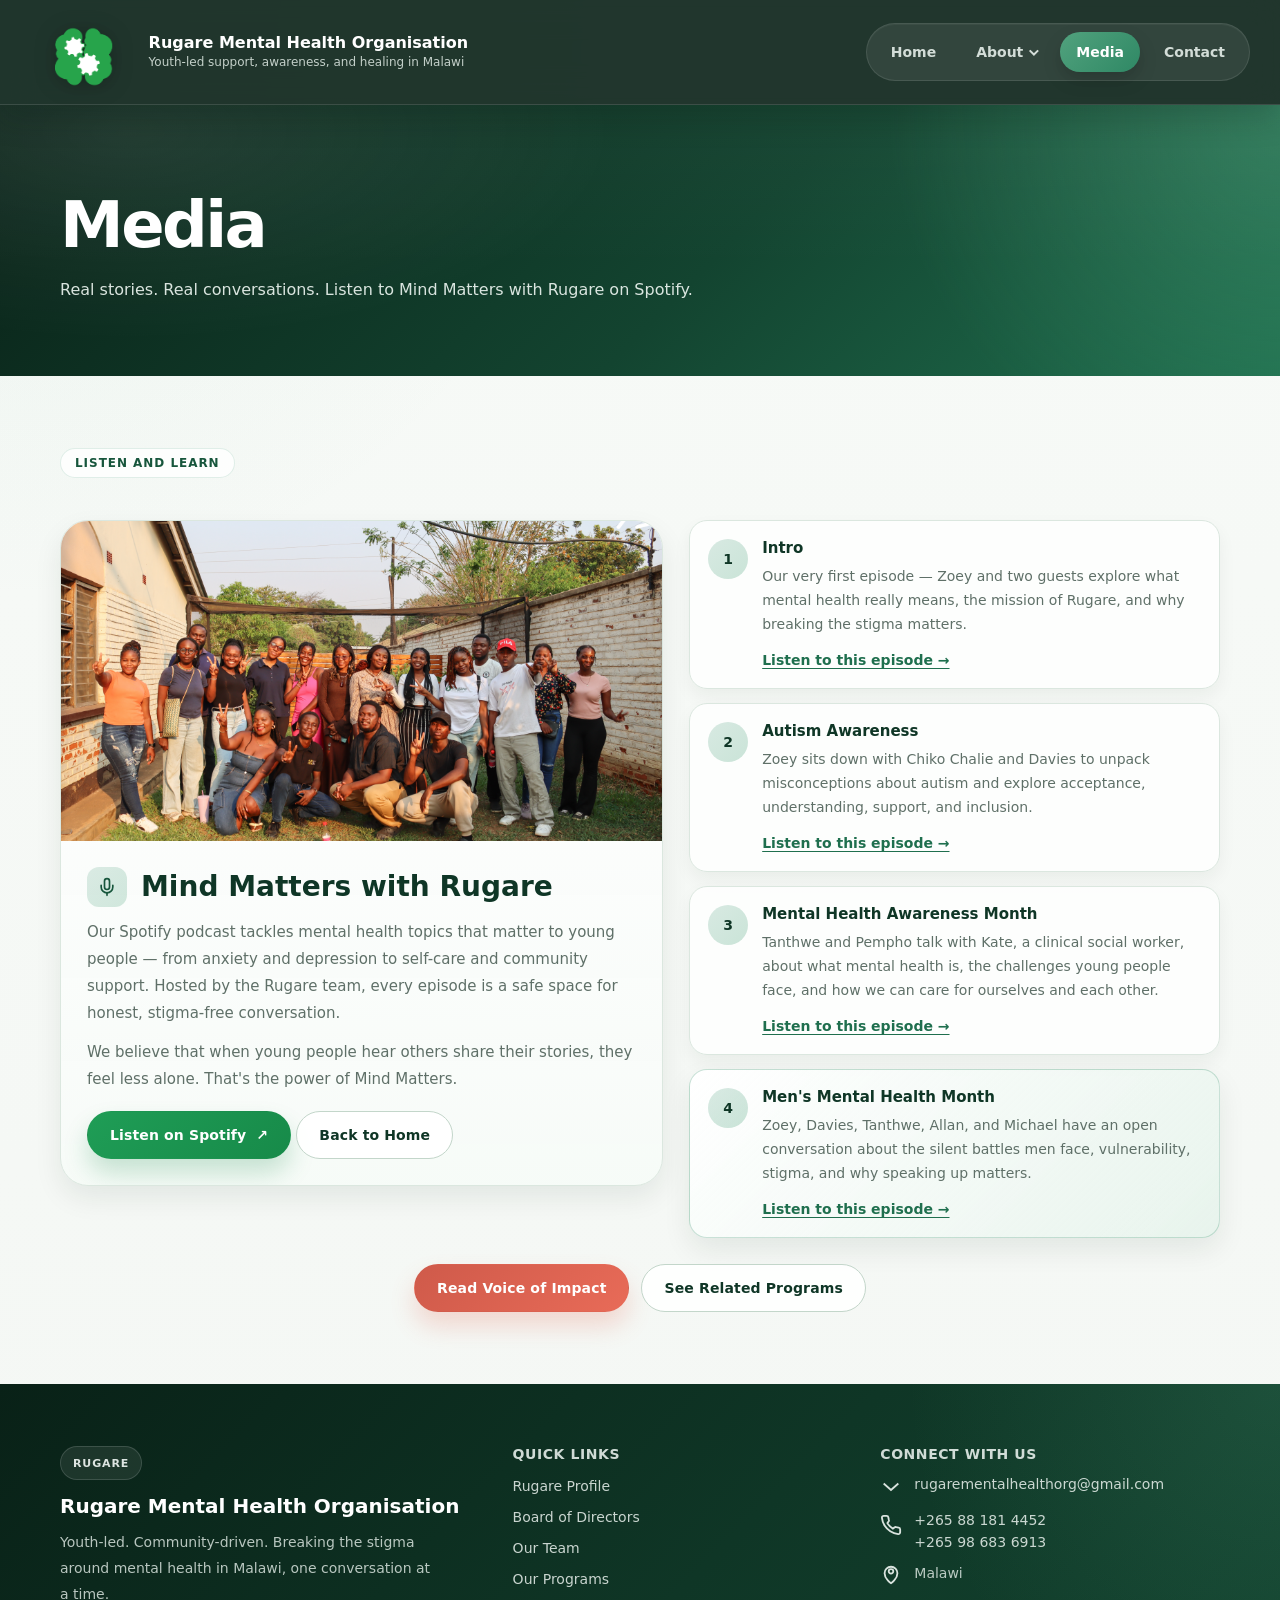
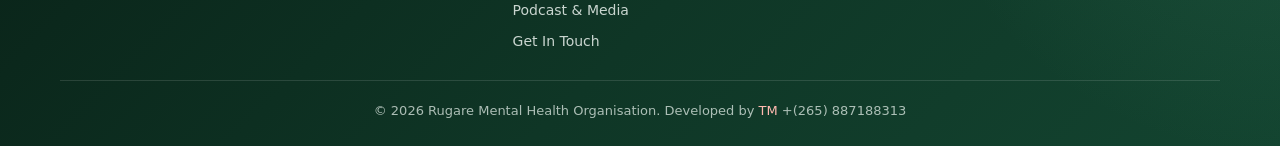
<file: media.html>
<!doctype html>
<html lang="en">
<head>
    <meta charset="utf-8">
    <meta name="viewport" content="width=device-width, initial-scale=1">
    <meta name="description" content="Mind Matters with Rugare — podcast and media on youth mental health in Malawi.">
    <title>Media | Rugare Mental Health Organisation</title>
    <link rel="icon" href="favicon.ico" type="image/x-icon">
    <link rel="stylesheet" href="assets/css/style.css">
</head>
<body class="custom-body">
    <header class="custom-navbar" role="banner">
        <div class="custom-container custom-navbar__inner">
            <a href="index.html" class="custom-brand" aria-label="Rugare Mental Health Organisation home">
                <span class="custom-brand__logo">
                    <img class="custom-brand__logo-img" src="assets/images/Rugare-Copy.png" alt="Rugare Mental Health Organisation logo" width="1974" height="1385" loading="eager" decoding="async">
                </span>
                <span class="custom-brand__text">
                    <span class="custom-brand__name">Rugare Mental Health Organisation</span>
                    <span class="custom-brand__tag">Youth-led support, awareness, and healing in Malawi</span>
                </span>
            </a>
            <button type="button" class="custom-navbar__toggle" data-nav-toggle aria-controls="site-nav" aria-expanded="false" aria-label="Open menu">
                <span class="custom-navbar__toggle-icon" aria-hidden="true">
                    <span></span><span></span><span></span>
                </span>
            </button>
        </div>
        <nav id="site-nav" class="custom-navbar__nav" aria-label="Primary">
            <div class="custom-navbar__nav-head">
                <span class="custom-navbar__nav-label">Menu</span>
                <button type="button" class="custom-navbar__close" data-nav-close aria-label="Close menu">
                    <span aria-hidden="true">×</span>
                </button>
            </div>
            <a href="index.html" class="custom-navbar__link">Home</a>
            <div class="custom-navbar__dropdown" data-nav-dropdown>
                <button
                    type="button"
                    class="custom-navbar__link custom-navbar__dropdown-trigger"
                    data-nav-dropdown-trigger
                    aria-expanded="false"
                    aria-haspopup="true"
                    aria-controls="about-nav-menu"
                    id="about-nav-trigger"
                >
                    About
                    <span class="custom-navbar__dropdown-chevron" aria-hidden="true"></span>
                </button>
                <div
                    id="about-nav-menu"
                    class="custom-navbar__dropdown-menu"
                    role="menu"
                    aria-labelledby="about-nav-trigger"
                >
                    <a href="about.html" class="custom-navbar__dropdown-link" role="menuitem">Rugare Profile</a>
                    <!-- <a href="board.html" class="custom-navbar__dropdown-link" role="menuitem">Board of Directors</a> -->
                    <!-- <a href="our-team.html" class="custom-navbar__dropdown-link" role="menuitem">Our Team</a> -->
                    <a href="programs.html" class="custom-navbar__dropdown-link" role="menuitem">Programs</a>
                </div>
            </div>
            <!-- <a href="services.html" class="custom-navbar__link">Services</a> -->
            <a href="media.html" class="custom-navbar__link is-active">Media</a>
            <a href="contact.html" class="custom-navbar__link">Contact</a>
        </nav>
        <div class="custom-navbar__backdrop" data-nav-backdrop hidden aria-hidden="true"></div>
    </header>

    <main class="custom-main" id="main-content">
        <section class="custom-page-banner">
            <div class="custom-container">
                <h1 class="custom-page-banner__title">Media</h1>
                <p class="custom-page-banner__subtitle">
                    Real stories. Real conversations. Listen to Mind Matters with Rugare on Spotify.
                </p>
            </div>
        </section>

        <section class="custom-section custom-section--tight">
            <div class="custom-container">
                <span class="custom-section__eyebrow">Listen and learn</span>
                <div class="custom-media-feature">
                    <article class="custom-media-card">
                        <div class="custom-media-card__media">
                            <img
                                src="assets/images/IMG_5283.jpg"
                                alt="Rugare team recording and sharing Mind Matters podcast content"
                                loading="lazy"
                            >
                        </div>
                        <div class="custom-media-card__body">
                            <div class="custom-media-card__title-row">
                                <span class="custom-card-icon custom-card-icon--soft custom-card-icon--sm" aria-hidden="true">
                                    <svg viewBox="0 0 24 24"><path d="M12 2a3 3 0 0 0-3 3v7a3 3 0 0 0 6 0V5a3 3 0 0 0-3-3Z"/><path d="M19 10v2a7 7 0 0 1-14 0v-2"/><path d="M12 19v3"/></svg>
                                </span>
                                <h2 class="custom-media-card__title">Mind Matters with Rugare</h2>
                            </div>
                            <p class="custom-media-card__text">
                                Our Spotify podcast tackles mental health topics that matter to young people — from anxiety and depression to self-care and community support. Hosted by the Rugare team, every episode is a safe space for honest, stigma-free conversation.
                            </p>
                            <p class="custom-media-card__text">
                                We believe that when young people hear others share their stories, they feel less alone. That's the power of Mind Matters.
                            </p>
                            <div class="custom-media-card__actions">
                                <a class="custom-btn custom-btn--spotify" href="https://open.spotify.com/show/6tLLjvQzHtRmkA66PVy7sA?si=ff48192d37f547b0" target="_blank" rel="noopener noreferrer" role="button">
                                    Listen on Spotify
                                    <span aria-hidden="true">↗</span>
                                </a>
                                <a class="custom-btn custom-btn--outline" href="index.html">Back to Home</a>
                            </div>
                        </div>
                    </article>

                    <div class="custom-episode-list" aria-label="Recent episodes">
                        <div class="custom-episode">
                            <div class="custom-episode__num">1</div>
                            <div>
                                <h3 class="custom-episode__title">Intro</h3>
                                <p class="custom-episode__text">
                                    Our very first episode — Zoey and two guests explore what mental health really means, the mission of Rugare, and why breaking the stigma matters.
                                </p>
                                <a class="custom-impact-card__link" href="https://open.spotify.com/episode/3uqJgAwkhfsOdBun0DjWBD" target="_blank" rel="noopener noreferrer">Listen to this episode →</a>
                            </div>
                        </div>
                        <div class="custom-episode">
                            <div class="custom-episode__num">2</div>
                            <div>
                                <h3 class="custom-episode__title">Autism Awareness</h3>
                                <p class="custom-episode__text">
                                    Zoey sits down with Chiko Chalie and Davies to unpack misconceptions about autism and explore acceptance, understanding, support, and inclusion.
                                </p>
                                <a class="custom-impact-card__link" href="https://open.spotify.com/episode/5wkzJ994Zs1eEiQA7haTAw" target="_blank" rel="noopener noreferrer">Listen to this episode →</a>
                            </div>
                        </div>
                        <div class="custom-episode">
                            <div class="custom-episode__num">3</div>
                            <div>
                                <h3 class="custom-episode__title">Mental Health Awareness Month</h3>
                                <p class="custom-episode__text">
                                    Tanthwe and Pempho talk with Kate, a clinical social worker, about what mental health is, the challenges young people face, and how we can care for ourselves and each other.
                                </p>
                                <a class="custom-impact-card__link" href="https://open.spotify.com/episode/0CPpLOSZfRaJXtQU0dzFIH" target="_blank" rel="noopener noreferrer">Listen to this episode →</a>
                            </div>
                        </div>
                        <div class="custom-episode is-active">
                            <div class="custom-episode__num">4</div>
                            <div>
                                <h3 class="custom-episode__title">Men's Mental Health Month</h3>
                                <p class="custom-episode__text">
                                    Zoey, Davies, Tanthwe, Allan, and Michael have an open conversation about the silent battles men face, vulnerability, stigma, and why speaking up matters.
                                </p>
                                <a class="custom-impact-card__link" href="https://open.spotify.com/episode/4gPyzm3QoryVODk3IGqREs?si=da2a2b2d3e1e42bb" target="_blank" rel="noopener noreferrer">Listen to this episode →</a>
                            </div>
                        </div>
                    </div>
                </div>
                <div class="custom-section__actions">
                    <a class="custom-btn custom-btn--primary" href="about.html#voice-of-impact">Read Voice of Impact</a>
                    <a class="custom-btn custom-btn--outline" href="programs.html">See Related Programs</a>
                </div>
            </div>
        </section>
    </main>

    <footer class="custom-footer">
        <div class="custom-container custom-footer__inner">
            <div class="custom-footer__grid">
                <div class="custom-footer__col">
                    <div class="custom-footer__eyebrow">Rugare</div>
                    <div class="custom-footer__title">Rugare Mental Health Organisation</div>
                    <p class="custom-footer__text">
                        Youth-led. Community-driven. Breaking the stigma around mental health in Malawi, one conversation at a time.
                    </p>
                </div>
                <div class="custom-footer__col">
                    <div class="custom-footer__heading">Quick Links</div>
                    <ul class="custom-footer__list">
                        <li><a class="custom-footer__link" href="about.html">Rugare Profile</a></li>
                        <li><a class="custom-footer__link" href="board.html">Board of Directors</a></li>
                        <li><a class="custom-footer__link" href="our-team.html">Our Team</a></li>
                        <li><a class="custom-footer__link" href="programs.html">Our Programs</a></li>
                        <!-- <li><a class="custom-footer__link" href="services.html">Corporate Services</a></li> -->
                        <li><a class="custom-footer__link" href="media.html">Podcast &amp; Media</a></li>
                        <li><a class="custom-footer__link" href="contact.html">Get In Touch</a></li>
                    </ul>
                </div>
                <div class="custom-footer__col">
                    <div class="custom-footer__heading">Connect With Us</div>
                    <ul class="custom-footer__list">
                        <li class="custom-footer__contact">
                            <span class="custom-footer__icon" aria-hidden="true">
                                <svg viewBox="0 0 24 24" fill="none" stroke="currentColor" stroke-width="2"><path d="M4 4h16v16H4z" stroke="none" /><path d="M4 6l8 7 8-7" /></svg>
                            </span>
                            <a class="custom-footer__link" href="mailto:rugarementalhealthorg@gmail.com">rugarementalhealthorg@gmail.com</a>
                        </li>
                        <li class="custom-footer__contact">
                            <span class="custom-footer__icon" aria-hidden="true">
                                <svg viewBox="0 0 24 24" fill="none" stroke="currentColor" stroke-width="2"><path d="M22 16.92v3a2 2 0 0 1-2.18 2 19.8 19.8 0 0 1-8.63-3.07 19.5 19.5 0 0 1-6-6A19.8 19.8 0 0 1 2.11 4.18 2 2 0 0 1 4.11 2h3a2 2 0 0 1 2 1.72c.12.86.3 1.7.54 2.5a2 2 0 0 1-.45 2.11L8.09 9.91a16 16 0 0 0 6 6l1.58-1.11a2 2 0 0 1 2.11-.45c.8.24 1.64.42 2.5.54A2 2 0 0 1 22 16.92Z" /></svg>
                            </span>
                            <div class="custom-footer__stack">
                                <a class="custom-footer__link" href="tel:+265881814452">+265 88 181 4452</a>
                                <a class="custom-footer__link" href="tel:+265986836913">+265 98 683 6913</a>
                            </div>
                        </li>
                        <li class="custom-footer__contact">
                            <span class="custom-footer__icon" aria-hidden="true">
                                <svg viewBox="0 0 24 24" fill="none" stroke="currentColor" stroke-width="2"><path d="M12 21s7-4.4 7-11a7 7 0 1 0-14 0c0 6.6 7 11 7 11Z" /><path d="M12 10.5a2.5 2.5 0 1 0 0-5 2.5 2.5 0 0 0 0 5Z" /></svg>
                            </span>
                            <span class="custom-footer__text custom-footer__text--inline">Malawi</span>
                        </li>
                    </ul>
                </div>
            </div>
            <div class="custom-footer__bottom">
                © 2026 Rugare Mental Health Organisation. Developed by <span class="custom-footer__heart">TM</span> +(265) 887188313
            </div>
        </div>
    </footer>

    <script src="assets/js/script.js" defer></script>
</body>
</html>
</file>
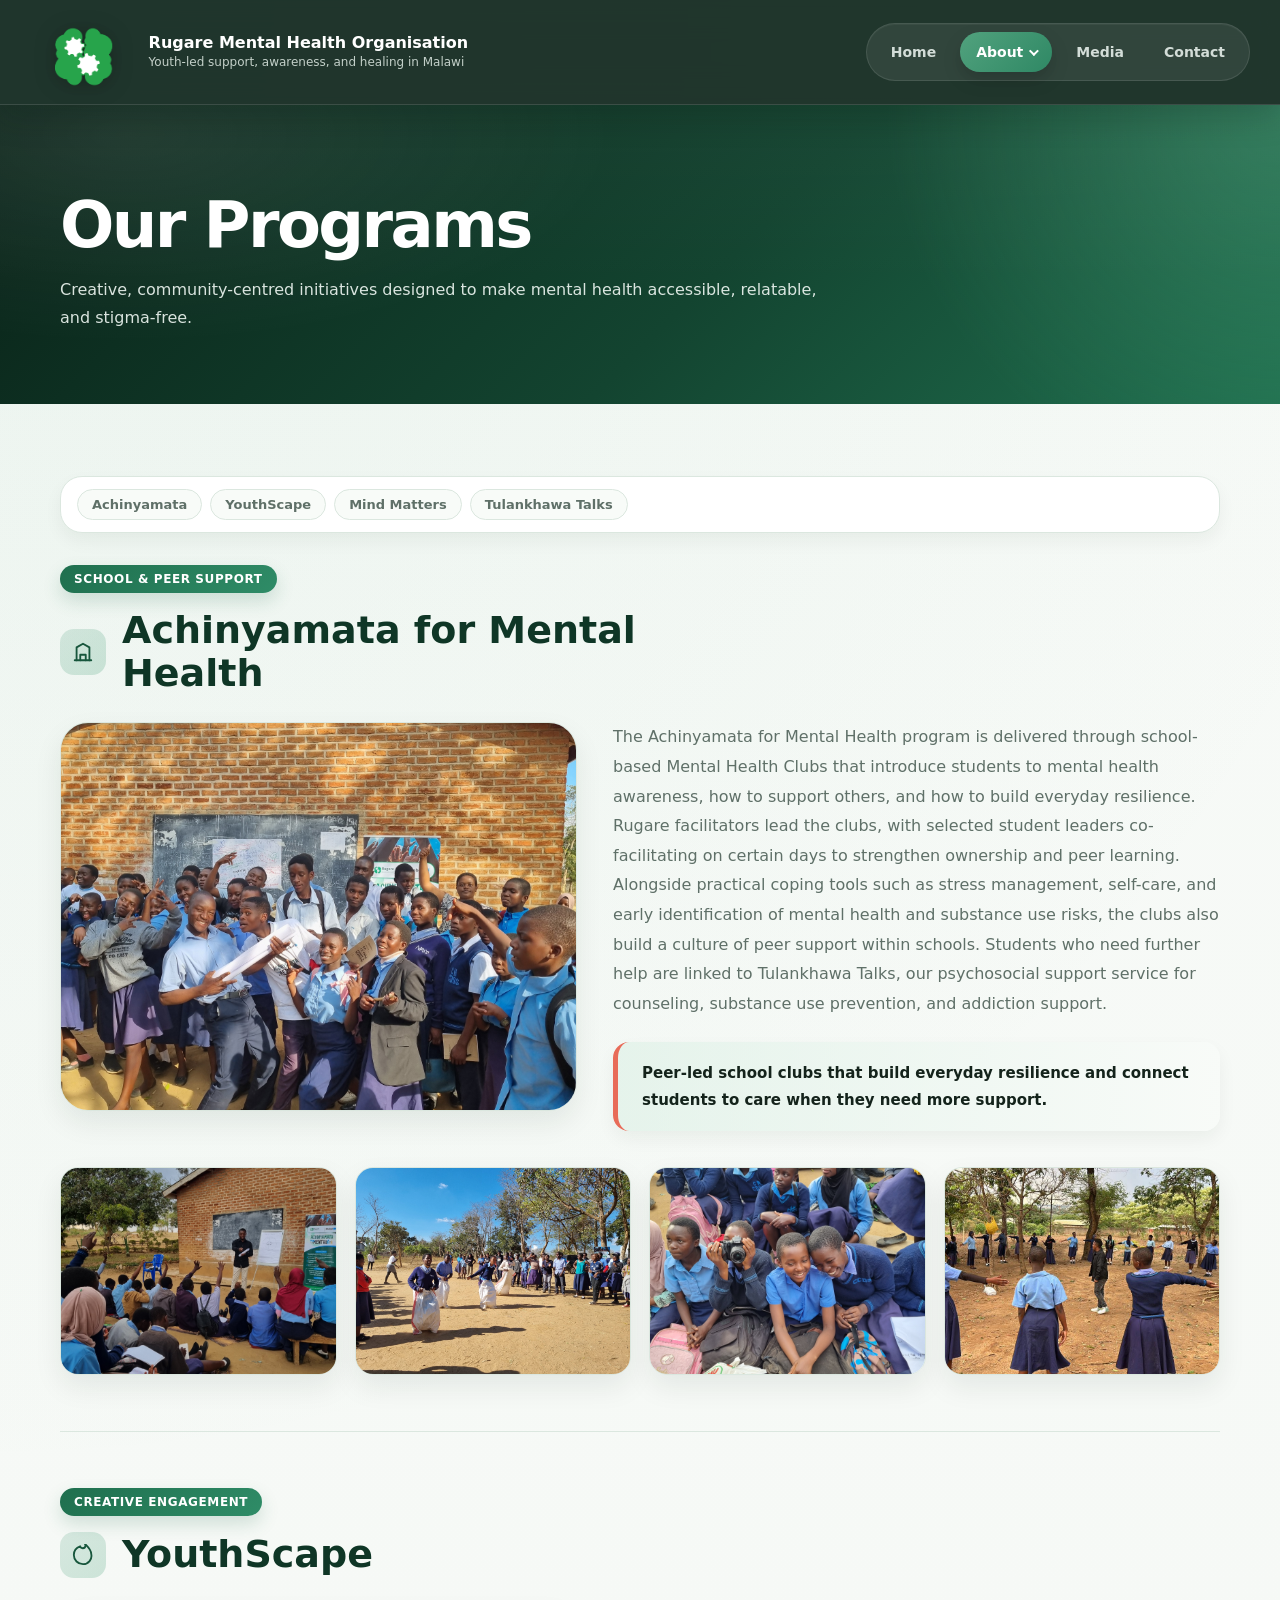
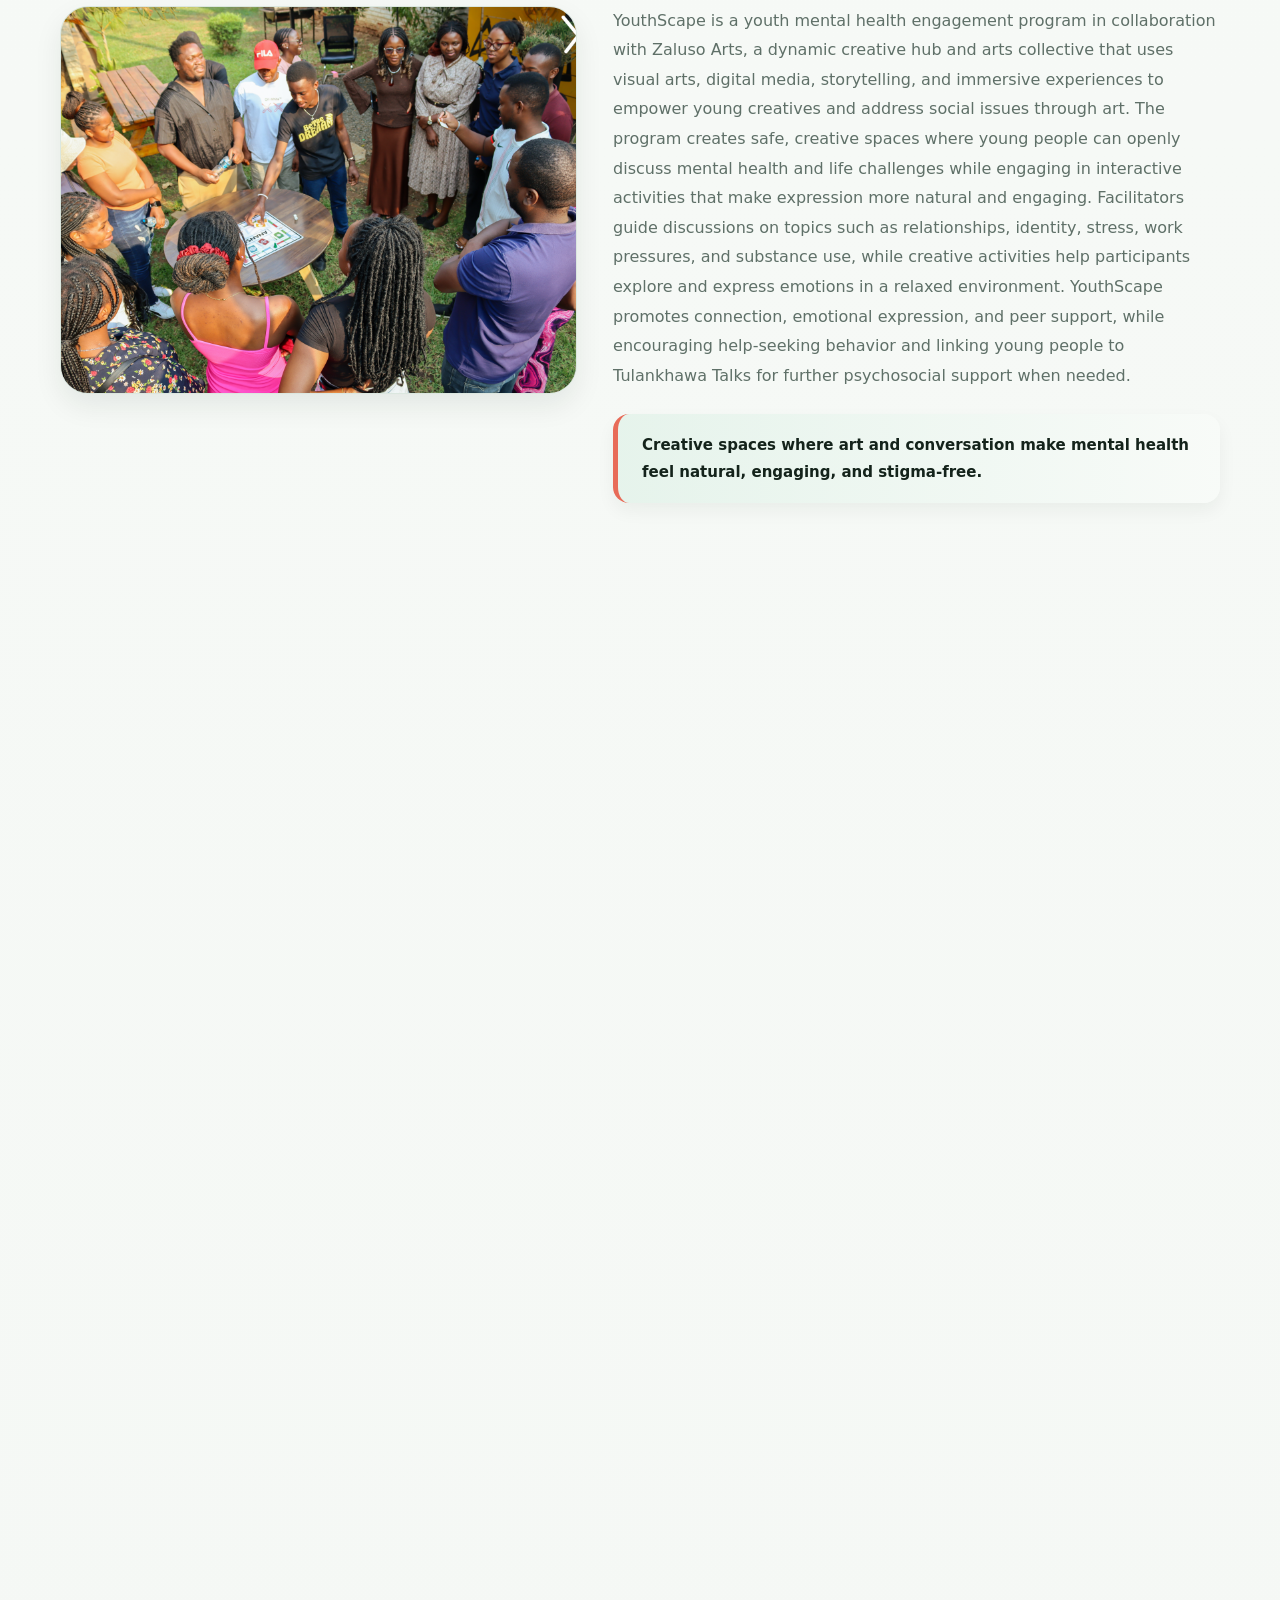
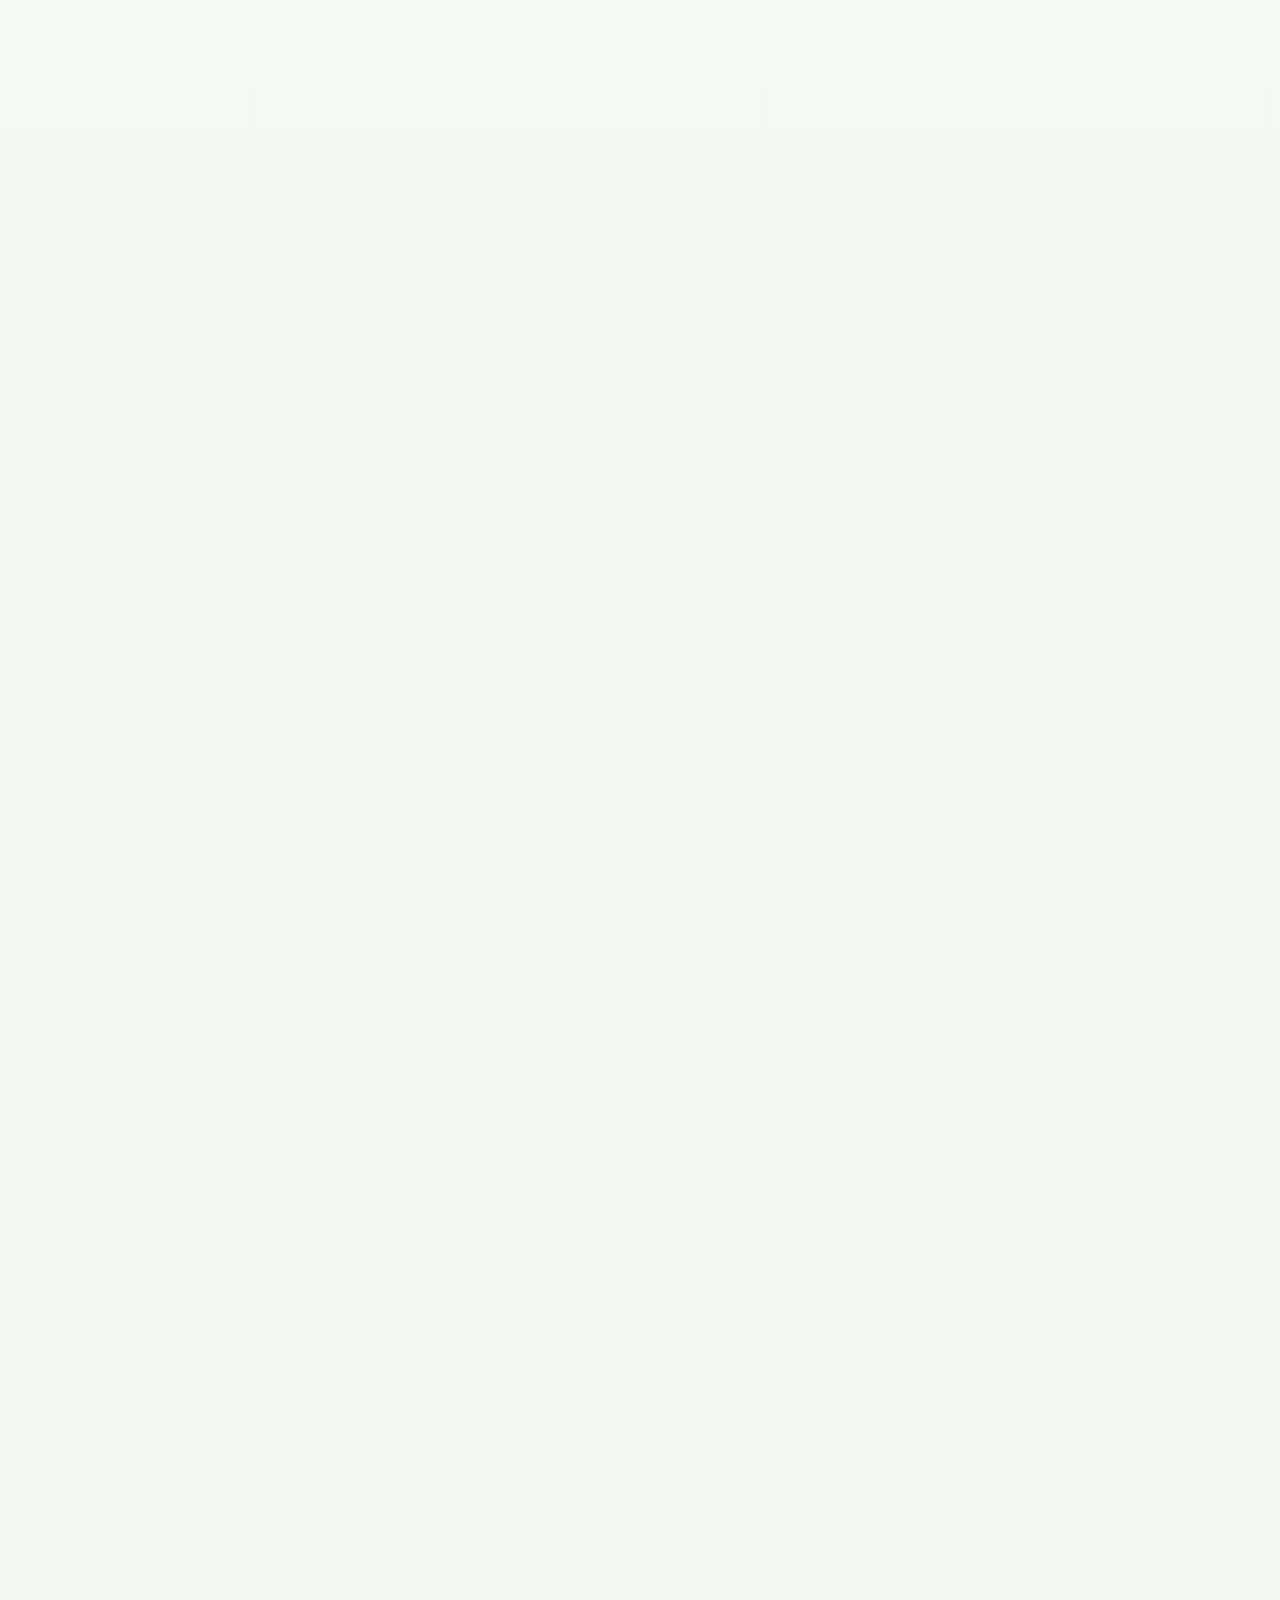
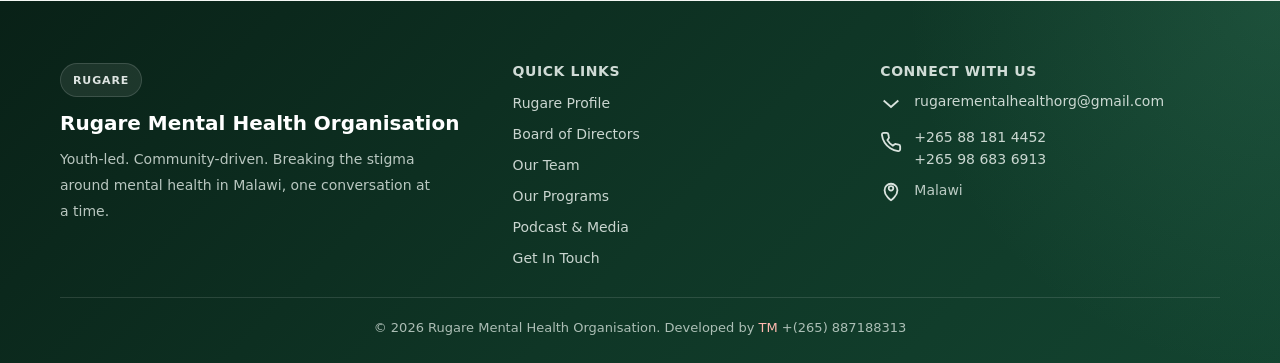
<file: programs.html>
<!doctype html>
<html lang="en">
<head>
    <meta charset="utf-8">
    <meta name="viewport" content="width=device-width, initial-scale=1">
    <meta name="description" content="Rugare programs — school mental health clubs, vision board sessions, and community initiatives in Malawi.">
    <title>Programs | Rugare Mental Health Organisation</title>
    <link rel="icon" href="favicon.ico" type="image/x-icon">
    <link rel="stylesheet" href="assets/css/style.css">
</head>
<body class="custom-body custom-programs-page">
    <header class="custom-navbar" role="banner">
        <div class="custom-container custom-navbar__inner">
            <a href="index.html" class="custom-brand" aria-label="Rugare Mental Health Organisation home">
                <span class="custom-brand__logo">
                    <img class="custom-brand__logo-img" src="assets/images/Rugare-Copy.png" alt="Rugare Mental Health Organisation logo" width="1974" height="1385" loading="eager" decoding="async">
                </span>
                <span class="custom-brand__text">
                    <span class="custom-brand__name">Rugare Mental Health Organisation</span>
                    <span class="custom-brand__tag">Youth-led support, awareness, and healing in Malawi</span>
                </span>
            </a>
            <button type="button" class="custom-navbar__toggle" data-nav-toggle aria-controls="site-nav" aria-expanded="false" aria-label="Open menu">
                <span class="custom-navbar__toggle-icon" aria-hidden="true">
                    <span></span><span></span><span></span>
                </span>
            </button>
        </div>
        <nav id="site-nav" class="custom-navbar__nav" aria-label="Primary">
            <div class="custom-navbar__nav-head">
                <span class="custom-navbar__nav-label">Menu</span>
                <button type="button" class="custom-navbar__close" data-nav-close aria-label="Close menu">
                    <span aria-hidden="true">×</span>
                </button>
            </div>
            <a href="index.html" class="custom-navbar__link">Home</a>
            <div class="custom-navbar__dropdown" data-nav-dropdown>
                <button
                    type="button"
                    class="custom-navbar__link custom-navbar__dropdown-trigger is-active"
                    data-nav-dropdown-trigger
                    aria-expanded="false"
                    aria-haspopup="true"
                    aria-controls="about-nav-menu"
                    id="about-nav-trigger"
                >
                    About
                    <span class="custom-navbar__dropdown-chevron" aria-hidden="true"></span>
                </button>
                <div
                    id="about-nav-menu"
                    class="custom-navbar__dropdown-menu"
                    role="menu"
                    aria-labelledby="about-nav-trigger"
                >
                    <a href="about.html" class="custom-navbar__dropdown-link" role="menuitem">Rugare Profile</a>
                    <!-- <a href="board.html" class="custom-navbar__dropdown-link" role="menuitem">Board of Directors</a> -->
                    <!-- <a href="our-team.html" class="custom-navbar__dropdown-link" role="menuitem">Our Team</a> -->
                    <a href="programs.html" class="custom-navbar__dropdown-link is-active" role="menuitem">Programs</a>
                </div>
            </div>
            <!-- <a href="services.html" class="custom-navbar__link">Services</a> -->
            <a href="media.html" class="custom-navbar__link">Media</a>
            <a href="contact.html" class="custom-navbar__link">Contact</a>
        </nav>
        <div class="custom-navbar__backdrop" data-nav-backdrop hidden aria-hidden="true"></div>
    </header>

    <main class="custom-main" id="main-content">
        <section class="custom-page-banner">
            <div class="custom-container">
                <h1 class="custom-page-banner__title">Our Programs</h1>
                <p class="custom-page-banner__subtitle">
                    Creative, community-centred initiatives designed to make mental health accessible, relatable, and stigma-free.
                </p>
            </div>
        </section>

        <section class="custom-section custom-section--tight">
            <div class="custom-container">
                <nav class="custom-programs-nav custom-programs-nav--intro" aria-label="Program sections">
                    <a class="custom-programs-nav__link" href="#achinyamata">Achinyamata</a>
                    <a class="custom-programs-nav__link" href="#youthscape">YouthScape</a>
                    <a class="custom-programs-nav__link" href="#mind-matters">Mind Matters</a>
                    <a class="custom-programs-nav__link" href="#tulankhawa-talks">Tulankhawa Talks</a>
                </nav>

                <div class="custom-programs-list">
                    <article class="custom-program-block" id="achinyamata">
                        <span class="custom-program-block__tag">School &amp; peer support</span>
                        <div class="custom-program-block__title-row">
                            <div class="custom-program-block__title-main">
                            <span class="custom-card-icon custom-card-icon--soft" aria-hidden="true">
                                <svg viewBox="0 0 24 24"><path d="M3 21h18"/><path d="M5 21V7l7-4 7 4v14"/><path d="M9 21v-6h6v6"/></svg>
                            </span>
                            <h3 class="custom-program-block__title">Achinyamata for Mental Health</h3>
                            </div>
                            <nav class="custom-program-block__nav" aria-label="Program sections">
                                <a class="custom-programs-nav__link" href="#achinyamata">Achinyamata</a>
                                <a class="custom-programs-nav__link" href="#youthscape">YouthScape</a>
                                <a class="custom-programs-nav__link" href="#mind-matters">Mind Matters</a>
                                <a class="custom-programs-nav__link" href="#tulankhawa-talks">Tulankhawa Talks</a>
                            </nav>
                        </div>
                        <div class="custom-program-block__layout">
                            <div class="custom-program-block__media">
                                <img
                                    src="assets/images/club2.jpg"
                                    alt="Students taking part in a Rugare school mental health club session"
                                    loading="lazy"
                                >
                            </div>
                            <div class="custom-program-block__content">
                                <p class="custom-program-block__text">
                                    The Achinyamata for Mental Health program is delivered through school-based Mental Health Clubs that
                                    introduce students to mental health awareness, how to support others, and how to build everyday
                                    resilience. Rugare facilitators lead the clubs, with selected student leaders co-facilitating on certain days to strengthen ownership and peer learning. Alongside practical coping tools such as stress management, self-care, and early identification of mental health and substance use risks, the clubs also build a culture of peer support within schools. Students who need further help are linked to Tulankhawa Talks, our psychosocial support service for counseling, substance use prevention, and addiction support.
                                </p>
                                <aside class="custom-program-block__callout">
                                    <p>Peer-led school clubs that build everyday resilience and connect students to care when they need more support.</p>
                                </aside>
                            </div>
                        </div>
                        <div class="custom-program-block__gallery" aria-label="Achinyamata for Mental Health photo gallery">
                            <figure class="custom-program-gallery__item">
                                <img src="assets/images/Mental Health Club/session 1.jpg" alt="Rugare mental health club session with students" loading="lazy">
                            </figure>
                            <figure class="custom-program-gallery__item">
                                <img src="assets/images/Mental Health Club/sports day (1).jpg" alt="Rugare facilitators with students after a club session" loading="lazy">
                            </figure>

                            <figure class="custom-program-gallery__item">
                                <img src="assets/images/Mental Health Club/sports day (2).jpg" alt="Students participating in a school mental health club" loading="lazy">
                            </figure>
                            <figure class="custom-program-gallery__item">
                                <img src="assets/images/ClubActivity.jpeg" alt="Peer learning activity during a Rugare club meeting" loading="lazy">
                            </figure>

                        </div>
                    </article>

                    <article class="custom-program-block" id="youthscape">
                        <span class="custom-program-block__tag">Creative engagement</span>
                        <div class="custom-program-block__title-row">
                            <div class="custom-program-block__title-main">
                            <span class="custom-card-icon custom-card-icon--soft" aria-hidden="true">
                                <svg viewBox="0 0 24 24"><path d="M12 22a10 10 0 0 1-10-10c0-4.42 2.87-8.17 6.84-9.49.41 1.22 1.52 2.11 2.86 2.11 1.66 0 3-1.34 3-3 0-.66-.21-1.26-.57-1.76C17.34 2.87 21 6.62 21 11a9 9 0 0 1-9 11Z"/></svg>
                            </span>
                            <h3 class="custom-program-block__title">YouthScape</h3>
                            </div>
                            <nav class="custom-program-block__nav" aria-label="Program sections">
                                <a class="custom-programs-nav__link" href="#achinyamata">Achinyamata</a>
                                <a class="custom-programs-nav__link" href="#youthscape">YouthScape</a>
                                <a class="custom-programs-nav__link" href="#mind-matters">Mind Matters</a>
                                <a class="custom-programs-nav__link" href="#tulankhawa-talks">Tulankhawa Talks</a>
                            </nav>
                        </div>
                        <div class="custom-program-block__layout">
                            <div class="custom-program-block__media">
                                <img
                                    src="assets/images/Youthscape/IMG_5253.jpg"
                                    alt="Young people engaged in a creative Rugare YouthScape activity"
                                    loading="lazy"
                                >
                            </div>
                            <div class="custom-program-block__content">
                                <p class="custom-program-block__text">
                                    YouthScape is a youth mental health engagement program in collaboration with Zaluso Arts, a dynamic creative hub and arts collective that uses visual arts, digital media, storytelling, and immersive experiences to empower young creatives and address social issues through art. The program creates safe, creative spaces where young people can openly discuss mental health and life challenges while engaging in interactive activities that make expression more natural and engaging.
                                    Facilitators guide discussions on topics such as relationships, identity, stress, work pressures, and substance use, while creative activities help participants explore and express emotions in a relaxed environment. YouthScape promotes connection, emotional expression, and peer support, while encouraging help-seeking behavior and linking young people to Tulankhawa Talks for further psychosocial support when needed.
                                </p>
                                <aside class="custom-program-block__callout">
                                    <p>Creative spaces where art and conversation make mental health feel natural, engaging, and stigma-free.</p>
                                </aside>
                            </div>
                        </div>
                        <div class="custom-program-block__gallery" aria-label="YouthScape photo gallery">
                            <figure class="custom-program-gallery__item">
                                <img src="assets/images/Youthscape/IMG_5140.jpg" alt="Community members at a Rugare YouthScape event" loading="lazy">
                            </figure>
                            <figure class="custom-program-gallery__item">
                                <img src="assets/images/Youthscape/IMG_5292.jpg" alt="Young people in a creative group activity" loading="lazy">
                            </figure>
                            <figure class="custom-program-gallery__item">
                                <img src="assets/images/Youthscape/IMG_5267.jpg" alt="Participants during an interactive YouthScape session" loading="lazy">
                            </figure>
                            <figure class="custom-program-gallery__item">
                                <img src="assets/images/Youthscape/IMG_5142.jpg" alt="Youth engaged in a Rugare community program" loading="lazy">
                            </figure>
                        </div>
                    </article>

                    <article class="custom-program-block custom-program-block--showcase" id="mind-matters">
                        <span class="custom-program-block__tag">Media &amp; storytelling</span>
                        <div class="custom-program-block__title-row">
                            <div class="custom-program-block__title-main">
                            <span class="custom-card-icon custom-card-icon--soft" aria-hidden="true">
                                <svg viewBox="0 0 24 24"><path d="M12 2a3 3 0 0 0-3 3v7a3 3 0 0 0 6 0V5a3 3 0 0 0-3-3Z"/><path d="M19 10v2a7 7 0 0 1-14 0v-2"/><path d="M12 19v3"/></svg>
                            </span>
                            <h3 class="custom-program-block__title">Mind Matters Podcast</h3>
                            </div>
                            <nav class="custom-program-block__nav" aria-label="Program sections">
                                <a class="custom-programs-nav__link" href="#achinyamata">Achinyamata</a>
                                <a class="custom-programs-nav__link" href="#youthscape">YouthScape</a>
                                <a class="custom-programs-nav__link" href="#mind-matters">Mind Matters</a>
                                <a class="custom-programs-nav__link" href="#tulankhawa-talks">Tulankhawa Talks</a>
                            </nav>
                        </div>

                        <div class="custom-program-showcase custom-program-showcase--podcast">
                            <div class="custom-program-showcase__intro">
                                <p class="custom-program-block__text">
                                    Our podcast hosted by the Rugare team brings together guests from different fields to talk openly about mental health and wellbeing. Through honest conversations and shared lived experiences, it creates a space where people can reflect, learn, and feel less alone in what they are going through. The podcast is built on the belief that when we share our stories, we begin to heal faster and together.
                                </p>
                                <div class="custom-podcast-topics" aria-label="Topics covered on Mind Matters">
                                    <span class="custom-podcast-topics__item">Anxiety &amp; depression</span>
                                    <span class="custom-podcast-topics__item">Self-care</span>
                                    <span class="custom-podcast-topics__item">Community support</span>
                                    <span class="custom-podcast-topics__item">Lived experience</span>
                                </div>
                            </div>

                            <div class="custom-podcast-deck">
                                <div class="custom-podcast-deck__cover">
                                    <img
                                        src="assets/images/mind-matters.jpeg"
                                        alt="Mind Matters with Rugare podcast cover"
                                        loading="lazy"
                                    >
                                </div>
                                <div class="custom-podcast-deck__body">
                                    <div class="custom-podcast-deck__now">
                                        <span class="custom-podcast-deck__label">Now streaming</span>
                                        <p class="custom-podcast-deck__show">Mind Matters with Rugare</p>
                                        <div class="custom-podcast-waveform" aria-hidden="true">
                                            <span></span><span></span><span></span><span></span><span></span>
                                            <span></span><span></span><span></span><span></span><span></span>
                                            <span></span><span></span><span></span><span></span><span></span>
                                        </div>
                                    </div>

                                    <div class="custom-podcast-episodes" aria-label="Featured episodes">
                                        <article class="custom-podcast-episode">
                                            <span class="custom-podcast-episode__num">01</span>
                                            <div>
                                                <h4 class="custom-podcast-episode__title">Intro</h4>
                                                <p class="custom-podcast-episode__text">What mental health really means, the mission of Rugare, and why breaking the stigma matters.</p>
                                            </div>
                                        </article>
                                        <article class="custom-podcast-episode">
                                            <span class="custom-podcast-episode__num">02</span>
                                            <div>
                                                <h4 class="custom-podcast-episode__title">Autism Awareness</h4>
                                                <p class="custom-podcast-episode__text">Understanding autism, challenging misconceptions, and building a more inclusive community.</p>
                                            </div>
                                        </article>
                                        <article class="custom-podcast-episode custom-podcast-episode--latest">
                                            <span class="custom-podcast-episode__num">04</span>
                                            <div>
                                                <h4 class="custom-podcast-episode__title">Men's Mental Health Month</h4>
                                                <p class="custom-podcast-episode__text">Why asking for help is a sign of strength — not weakness.</p>
                                            </div>
                                        </article>
                                    </div>

                                    <div class="custom-podcast-deck__actions">
                                        <a class="custom-btn custom-btn--spotify" href="https://open.spotify.com/show/6tLLjvQzHtRmkA66PVy7sA?si=ff48192d37f547b0" target="_blank" rel="noopener noreferrer">Listen on Spotify ↗</a>
                                        <a class="custom-btn custom-btn--outline" href="media.html">Browse all episodes</a>
                                    </div>
                                </div>
                            </div>

                            <aside class="custom-program-block__callout">
                                <p>Honest conversations and lived experiences that help young people feel heard, informed, and less alone.</p>
                            </aside>
                        </div>
                    </article>

                    <article class="custom-program-block custom-program-block--showcase" id="tulankhawa-talks">
                        <span class="custom-program-block__tag">Psychosocial support</span>
                        <div class="custom-program-block__title-row">
                            <div class="custom-program-block__title-main">
                            <span class="custom-card-icon custom-card-icon--soft" aria-hidden="true">
                                <svg viewBox="0 0 24 24"><path d="M21 15a2 2 0 0 1-2 2H7l-4 4V5a2 2 0 0 1 2-2h14a2 2 0 0 1 2 2Z"/></svg>
                            </span>
                            <h3 class="custom-program-block__title">Tulankhawa Talks</h3>
                            </div>
                            <nav class="custom-program-block__nav" aria-label="Program sections">
                                <a class="custom-programs-nav__link" href="#achinyamata">Achinyamata</a>
                                <a class="custom-programs-nav__link" href="#youthscape">YouthScape</a>
                                <a class="custom-programs-nav__link" href="#mind-matters">Mind Matters</a>
                                <a class="custom-programs-nav__link" href="#tulankhawa-talks">Tulankhawa Talks</a>
                            </nav>
                        </div>

                        <div class="custom-program-showcase custom-program-showcase--support">
                            <div class="custom-program-meaning" aria-label="Meaning of Tulankhawa">
                                <span class="custom-program-meaning__word">Tulankhawa</span>
                                <span class="custom-program-meaning__translation">Offload your stress</span>
                                <p class="custom-program-meaning__note">A Chichewa name for a safe space to speak freely — without fear of stigma or judgment.</p>
                            </div>

                            <p class="custom-program-block__text">
                                Tulankhawa Talks is our psychosocial support service designed to provide safe, confidential, and professional care for people experiencing emotional distress, trauma, substance use challenges, and other mental health concerns. We provide flexible counseling services both online and face-to-face, allowing clients to access help in the way that feels most secure and accessible to them. Tulankhawa also acts as the referral pathway from our school-based Mental Health Clubs, ensuring continuity of care when students require more structured or clinical support.
                            </p>

                            <div class="custom-program-pathways" aria-label="How to access Tulankhawa Talks">
                                <article class="custom-program-pathway">
                                    <span class="custom-program-pathway__icon" aria-hidden="true">
                                        <svg viewBox="0 0 24 24"><rect x="2" y="3" width="20" height="14" rx="2"/><path d="M8 21h8"/><path d="M12 17v4"/></svg>
                                    </span>
                                    <h4 class="custom-program-pathway__title">Online Counseling</h4>
                                    <p class="custom-program-pathway__text">Access support from anywhere — discreet, flexible, and designed around your comfort.</p>
                                </article>
                                <article class="custom-program-pathway">
                                    <span class="custom-program-pathway__icon" aria-hidden="true">
                                        <svg viewBox="0 0 24 24"><path d="M16 21v-2a4 4 0 0 0-4-4H6a4 4 0 0 0-4 4v2"/><circle cx="9" cy="7" r="4"/><path d="M22 21v-2a4 4 0 0 0-3-3.87"/><path d="M16 3.13a4 4 0 0 1 0 7.75"/></svg>
                                    </span>
                                    <h4 class="custom-program-pathway__title">Face-to-Face Sessions</h4>
                                    <p class="custom-program-pathway__text">In-person counseling when you want the reassurance of sitting with someone who listens.</p>
                                </article>
                                <article class="custom-program-pathway">
                                    <span class="custom-program-pathway__icon" aria-hidden="true">
                                        <svg viewBox="0 0 24 24"><path d="M3 21h18"/><path d="M5 21V7l7-4 7 4v14"/><path d="M9 21v-6h6v6"/></svg>
                                    </span>
                                    <h4 class="custom-program-pathway__title">School Referral Pathway</h4>
                                    <p class="custom-program-pathway__text">Students from Mental Health Clubs are linked to continued care when they need more support.</p>
                                </article>
                            </div>

                            <ul class="custom-program-trust" aria-label="What you can expect">
                                <li class="custom-program-trust__item">
                                    <span class="custom-program-trust__icon" aria-hidden="true">
                                        <svg viewBox="0 0 24 24"><rect x="3" y="11" width="18" height="11" rx="2"/><path d="M7 11V7a5 5 0 0 1 10 0v4"/></svg>
                                    </span>
                                    Confidential
                                </li>
                                <li class="custom-program-trust__item">
                                    <span class="custom-program-trust__icon" aria-hidden="true">
                                        <svg viewBox="0 0 24 24"><path d="M20.42 4.58a5.4 5.4 0 0 0-7.65 0L12 5.34l-.77-.76a5.4 5.4 0 0 0-7.65 7.65l.77.76L12 21.23l7.65-7.65.77-.76a5.4 5.4 0 0 0 0-7.65Z"/></svg>
                                    </span>
                                    Judgment-free
                                </li>
                                <li class="custom-program-trust__item">
                                    <span class="custom-program-trust__icon" aria-hidden="true">
                                        <svg viewBox="0 0 24 24"><path d="M12 22s8-4 8-10V5l-8-3-8 3v7c0 6 8 10 8 10Z"/></svg>
                                    </span>
                                    Professional care
                                </li>
                            </ul>

                            <aside class="custom-program-block__callout">
                                <p>A confidential space to offload stress and access professional support — online or face-to-face — without judgment.</p>
                            </aside>
                        </div>
                    </article>
                </div>

                <div class="custom-bottom-cta">
                    <h3 class="custom-bottom-cta__title">Want to Bring a Program to Your Community?</h3>
                    <div class="custom-bottom-cta__actions">
                        <a class="custom-btn custom-btn--primary" href="contact.html">Get In Touch →</a>
                    </div>
                </div>
            </div>
        </section>
    </main>

    <footer class="custom-footer">
        <div class="custom-container custom-footer__inner">
            <div class="custom-footer__grid">
                <div class="custom-footer__col">
                    <div class="custom-footer__eyebrow">Rugare</div>
                    <div class="custom-footer__title">Rugare Mental Health Organisation</div>
                    <p class="custom-footer__text">
                        Youth-led. Community-driven. Breaking the stigma around mental health in Malawi, one conversation at a time.
                    </p>
                </div>
                <div class="custom-footer__col">
                    <div class="custom-footer__heading">Quick Links</div>
                    <ul class="custom-footer__list">
                        <li><a class="custom-footer__link" href="about.html">Rugare Profile</a></li>
                        <li><a class="custom-footer__link" href="board.html">Board of Directors</a></li>
                        <li><a class="custom-footer__link" href="our-team.html">Our Team</a></li>
                        <li><a class="custom-footer__link" href="programs.html">Our Programs</a></li>
                        <!-- <li><a class="custom-footer__link" href="services.html">Corporate Services</a></li> -->
                        <li><a class="custom-footer__link" href="media.html">Podcast &amp; Media</a></li>
                        <li><a class="custom-footer__link" href="contact.html">Get In Touch</a></li>
                    </ul>
                </div>
                <div class="custom-footer__col">
                    <div class="custom-footer__heading">Connect With Us</div>
                    <ul class="custom-footer__list">
                        <li class="custom-footer__contact">
                            <span class="custom-footer__icon" aria-hidden="true">
                                <svg viewBox="0 0 24 24" fill="none" stroke="currentColor" stroke-width="2"><path d="M4 4h16v16H4z" stroke="none" /><path d="M4 6l8 7 8-7" /></svg>
                            </span>
                            <a class="custom-footer__link" href="mailto:rugarementalhealthorg@gmail.com">rugarementalhealthorg@gmail.com</a>
                        </li>
                        <li class="custom-footer__contact">
                            <span class="custom-footer__icon" aria-hidden="true">
                                <svg viewBox="0 0 24 24" fill="none" stroke="currentColor" stroke-width="2"><path d="M22 16.92v3a2 2 0 0 1-2.18 2 19.8 19.8 0 0 1-8.63-3.07 19.5 19.5 0 0 1-6-6A19.8 19.8 0 0 1 2.11 4.18 2 2 0 0 1 4.11 2h3a2 2 0 0 1 2 1.72c.12.86.3 1.7.54 2.5a2 2 0 0 1-.45 2.11L8.09 9.91a16 16 0 0 0 6 6l1.58-1.11a2 2 0 0 1 2.11-.45c.8.24 1.64.42 2.5.54A2 2 0 0 1 22 16.92Z" /></svg>
                            </span>
                            <div class="custom-footer__stack">
                                <a class="custom-footer__link" href="tel:+265881814452">+265 88 181 4452</a>
                                <a class="custom-footer__link" href="tel:+265986836913">+265 98 683 6913</a>
                            </div>
                        </li>
                        <li class="custom-footer__contact">
                            <span class="custom-footer__icon" aria-hidden="true">
                                <svg viewBox="0 0 24 24" fill="none" stroke="currentColor" stroke-width="2"><path d="M12 21s7-4.4 7-11a7 7 0 1 0-14 0c0 6.6 7 11 7 11Z" /><path d="M12 10.5a2.5 2.5 0 1 0 0-5 2.5 2.5 0 0 0 0 5Z" /></svg>
                            </span>
                            <span class="custom-footer__text custom-footer__text--inline">Malawi</span>
                        </li>
                    </ul>
                </div>
            </div>
            <div class="custom-footer__bottom">
                © 2026 Rugare Mental Health Organisation. Developed by <span class="custom-footer__heart">TM</span> +(265) 887188313
            </div>
        </div>
    </footer>

    <script src="assets/js/script.js" defer></script>
</body>
</html>
</file>
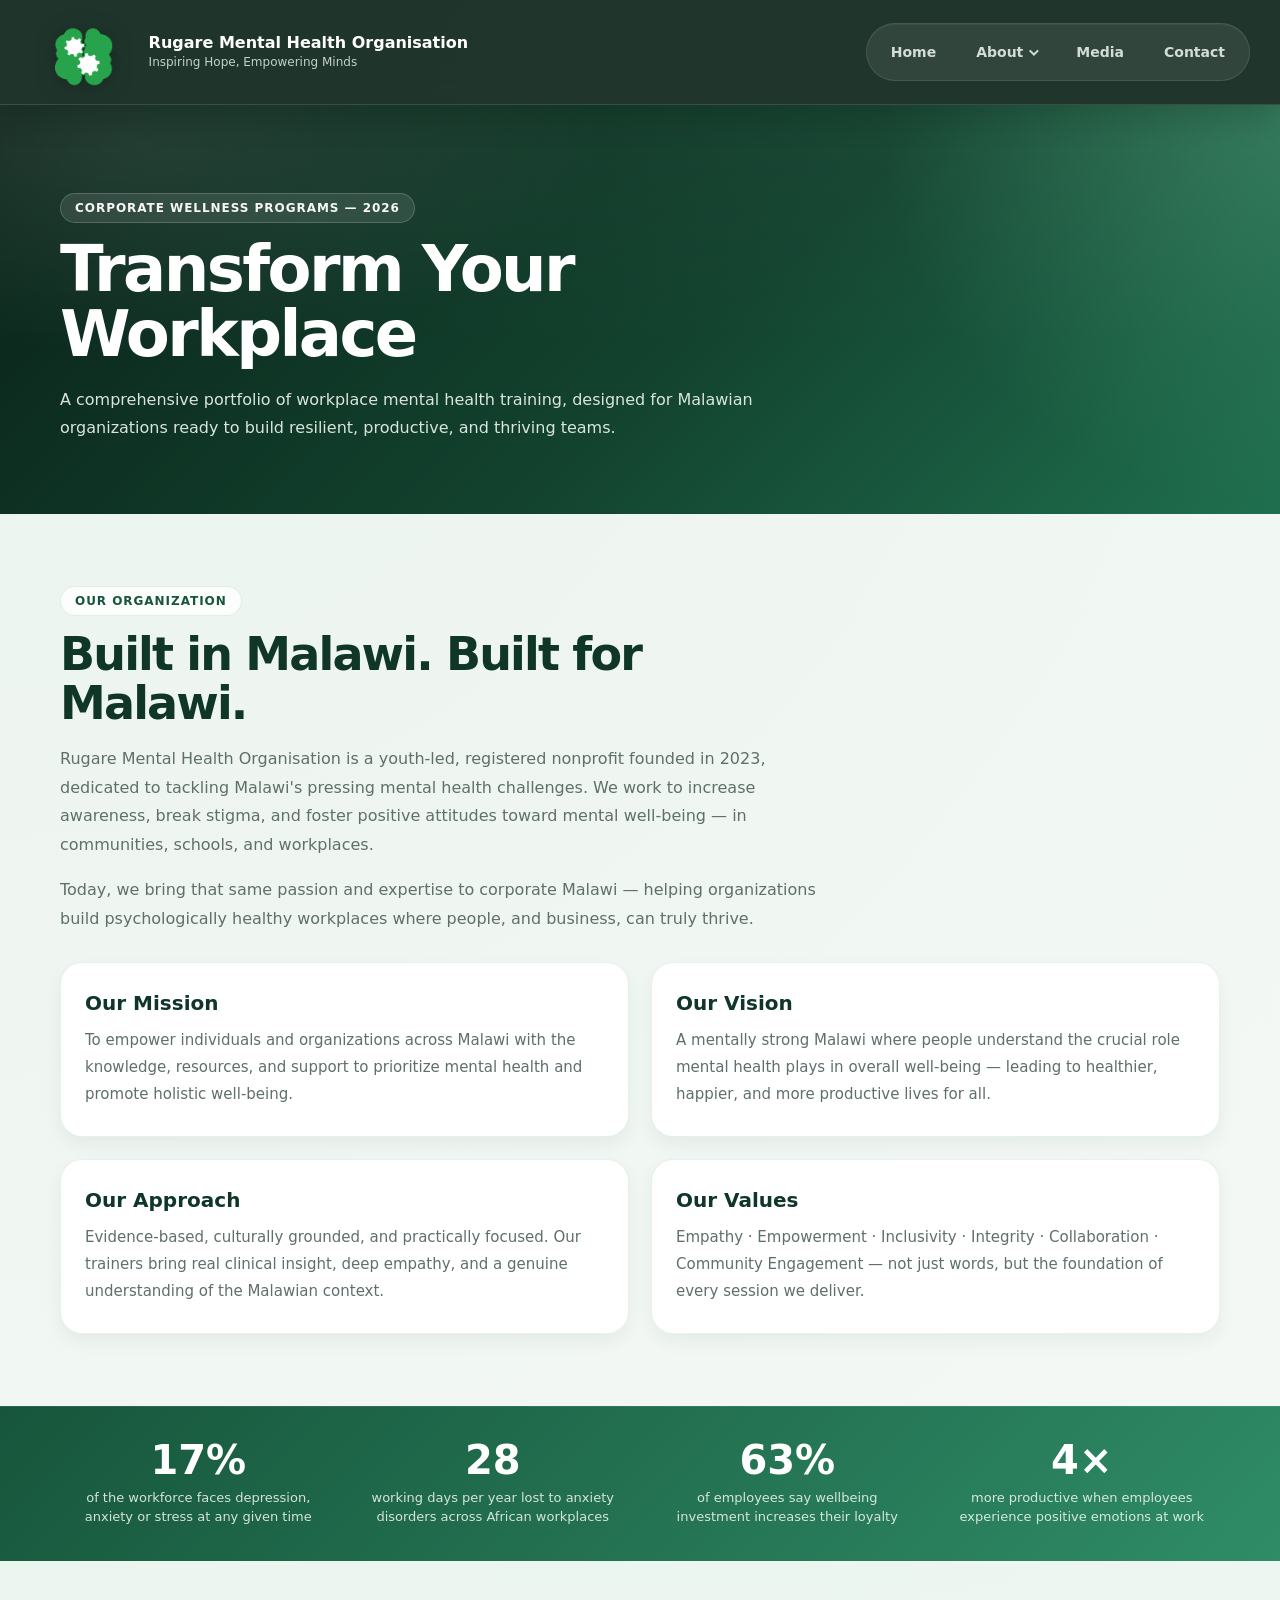
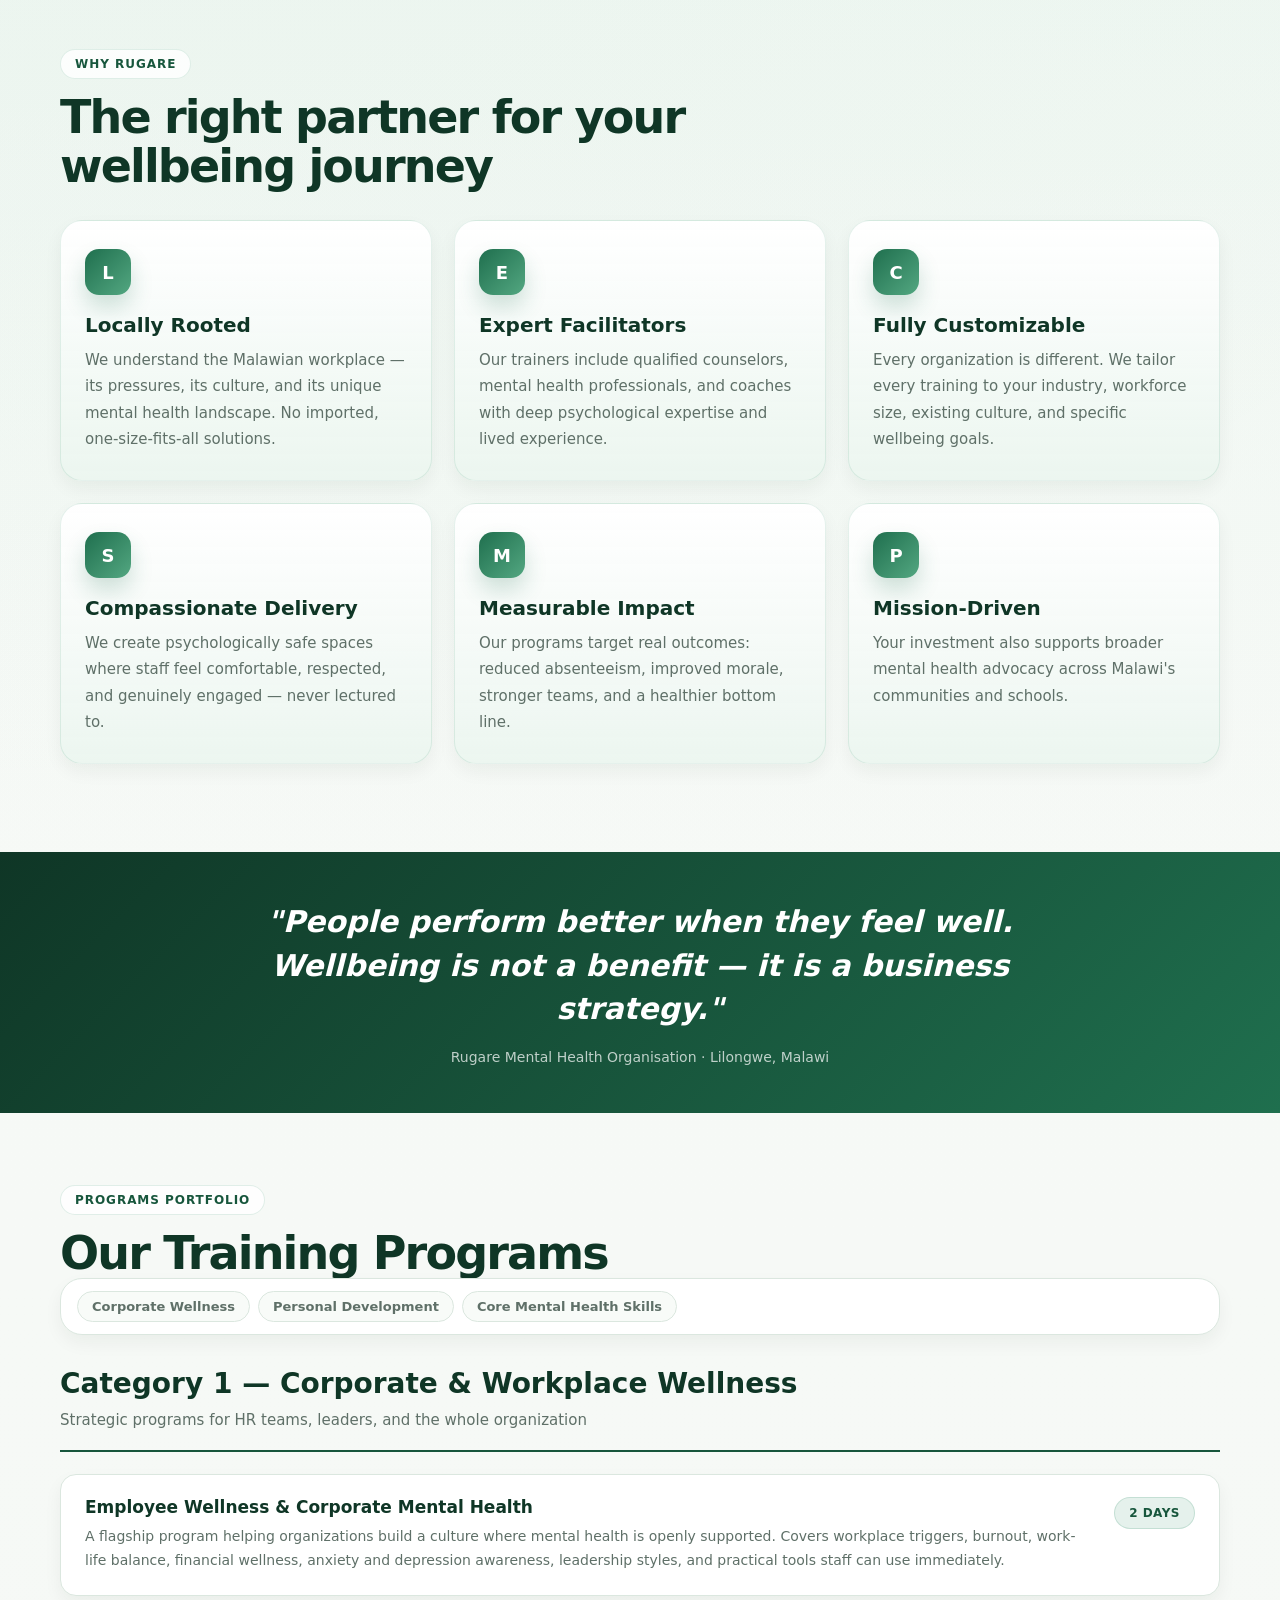
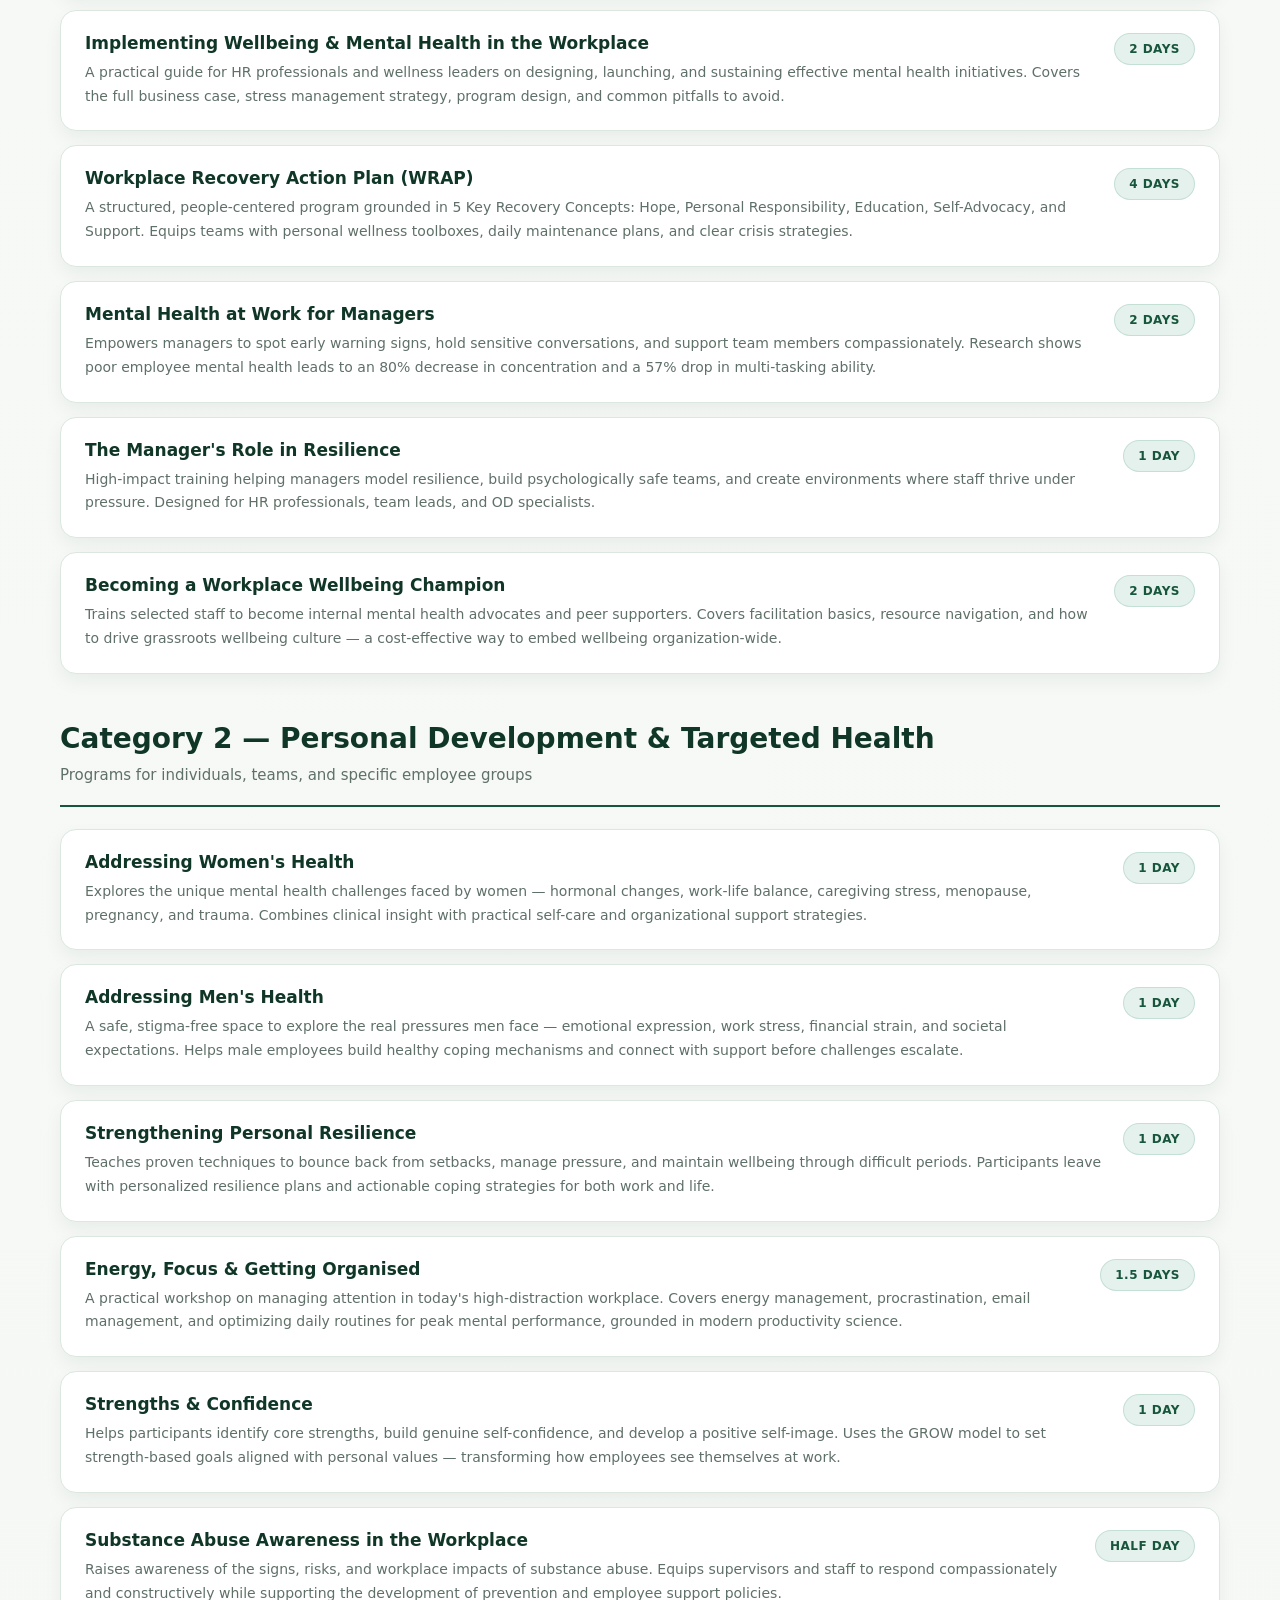
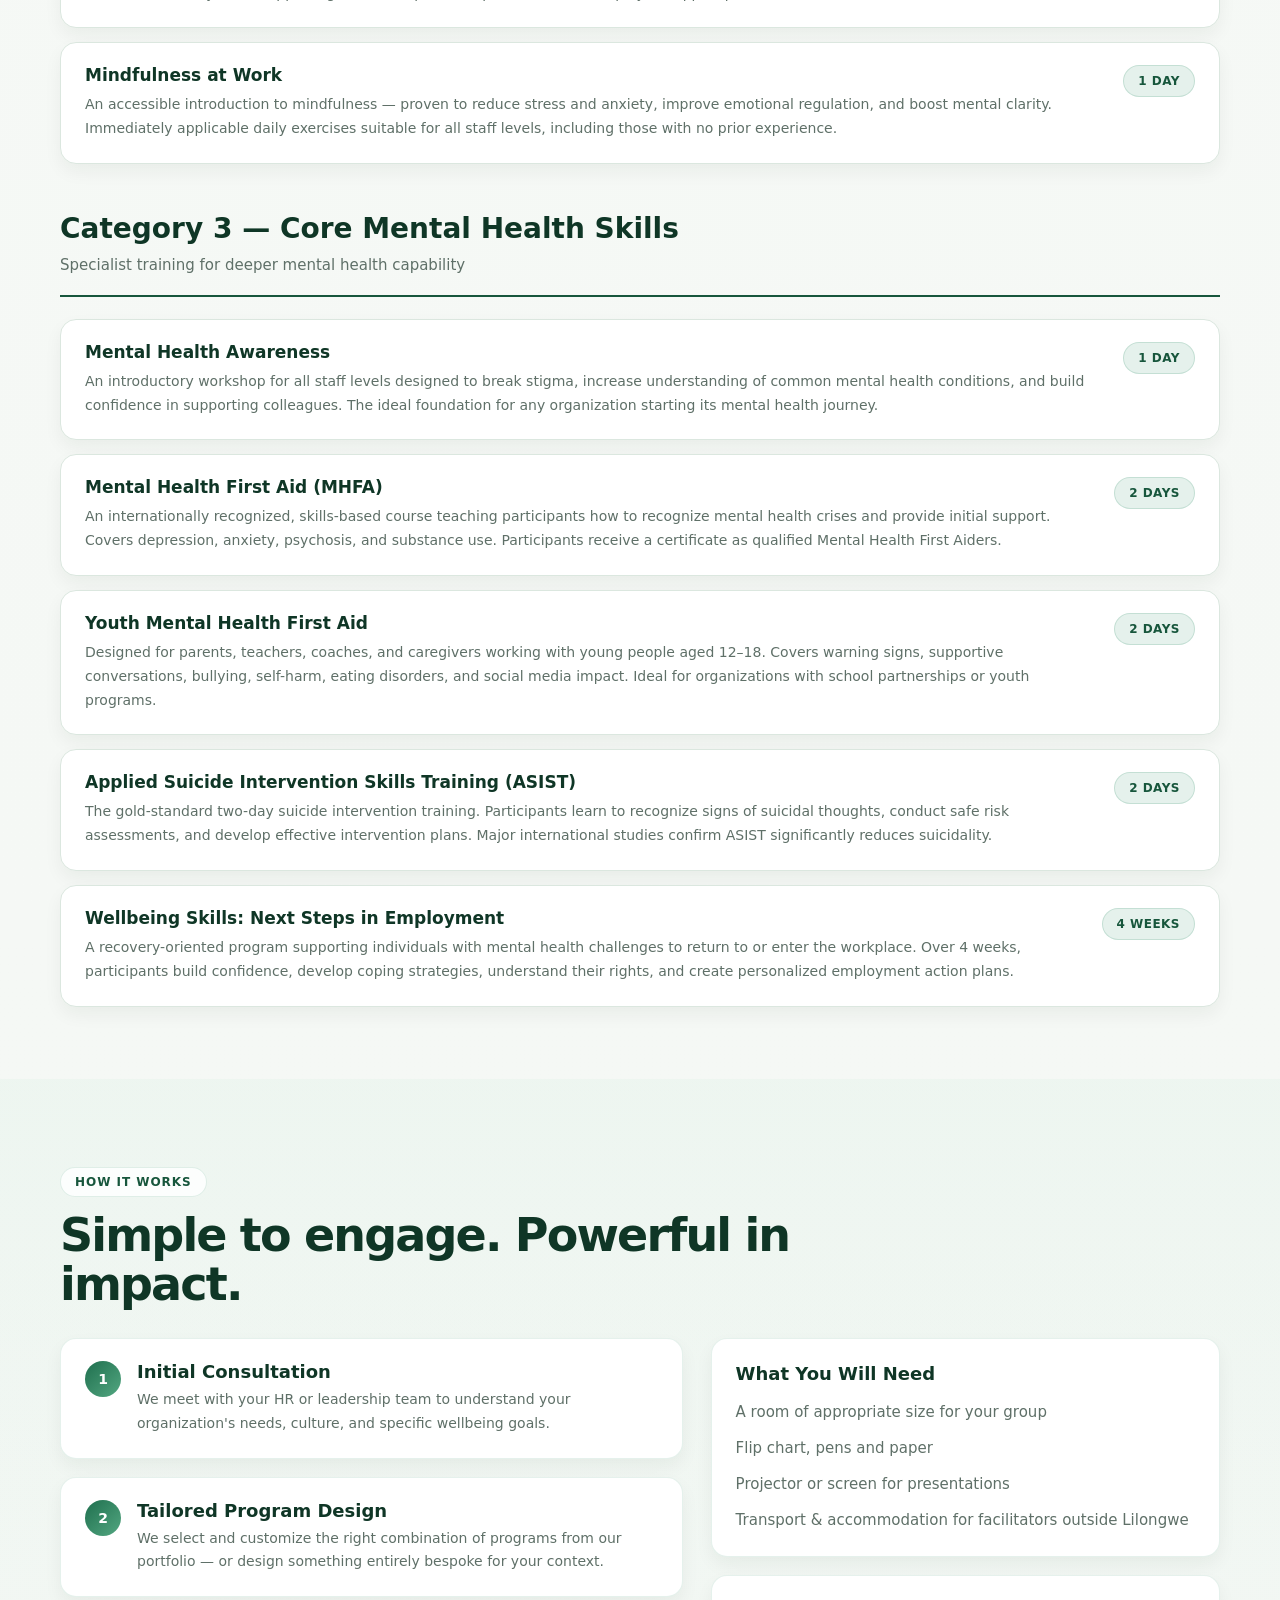
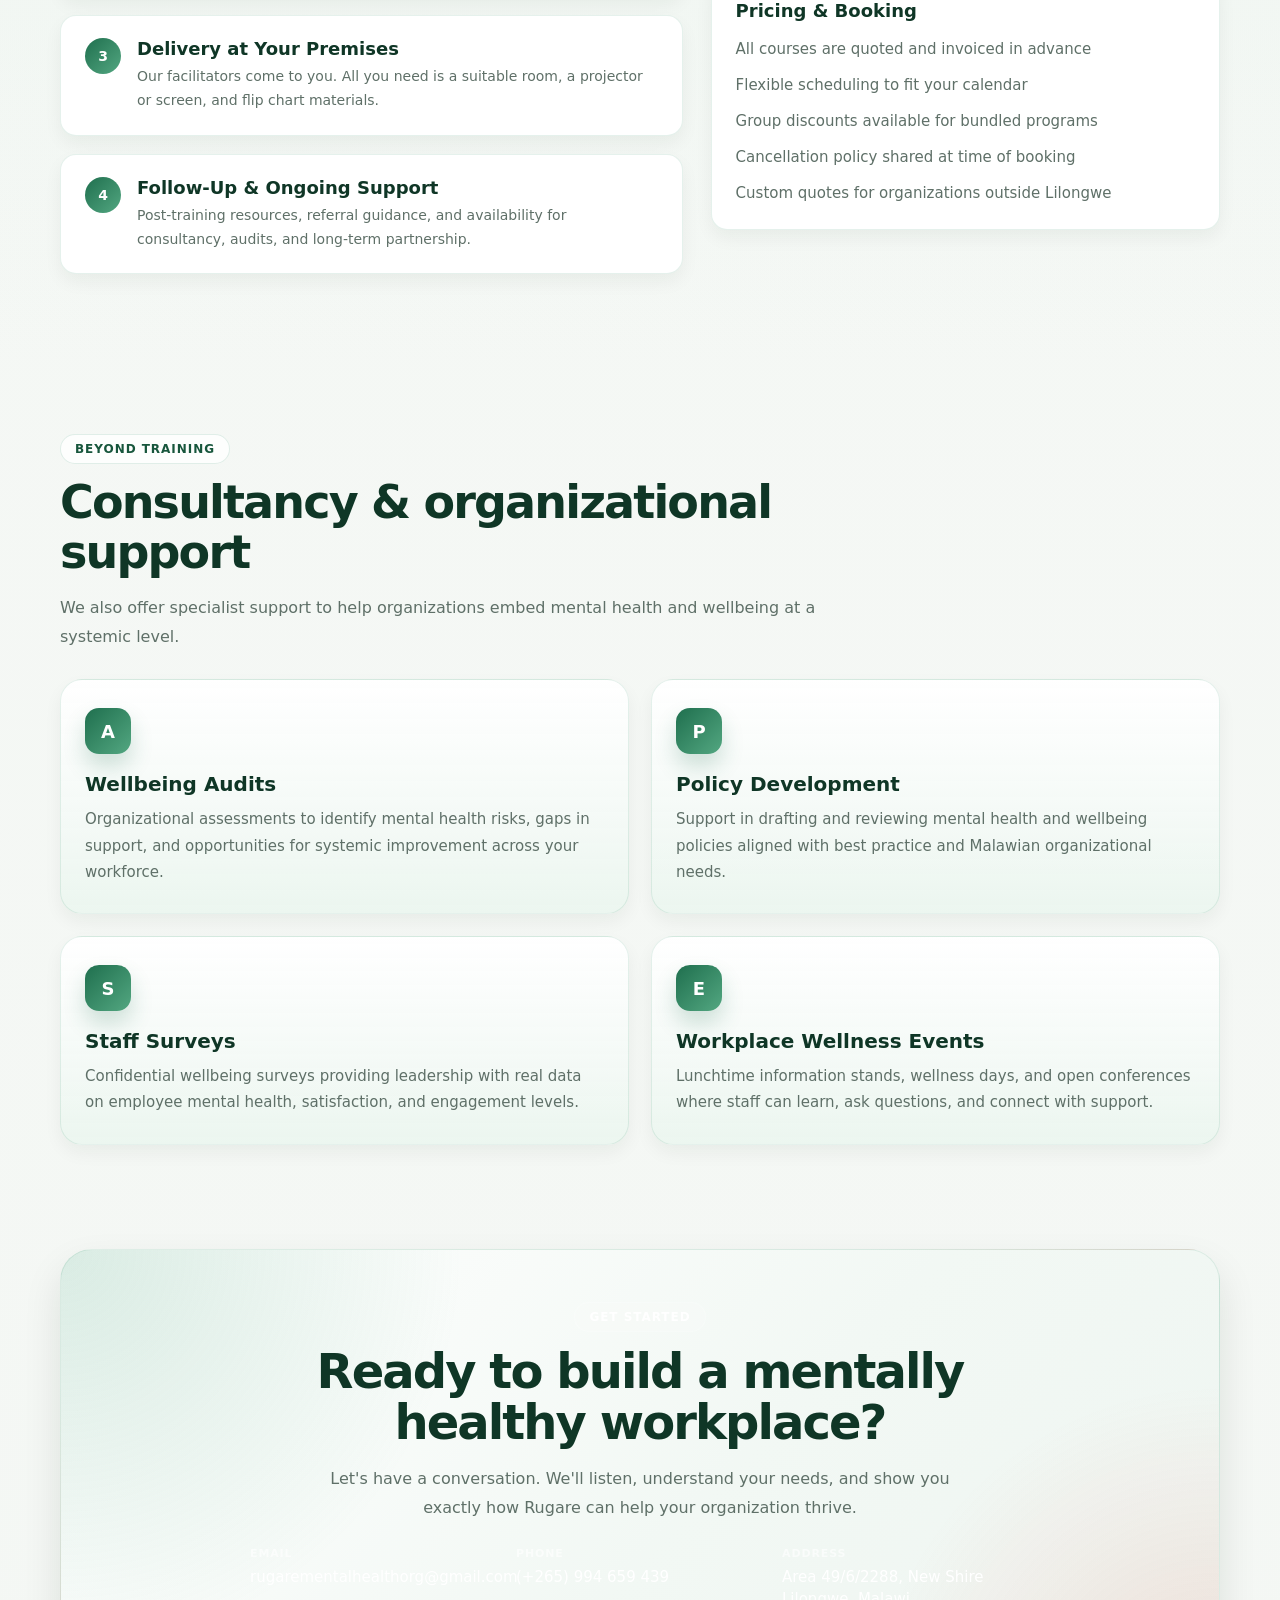
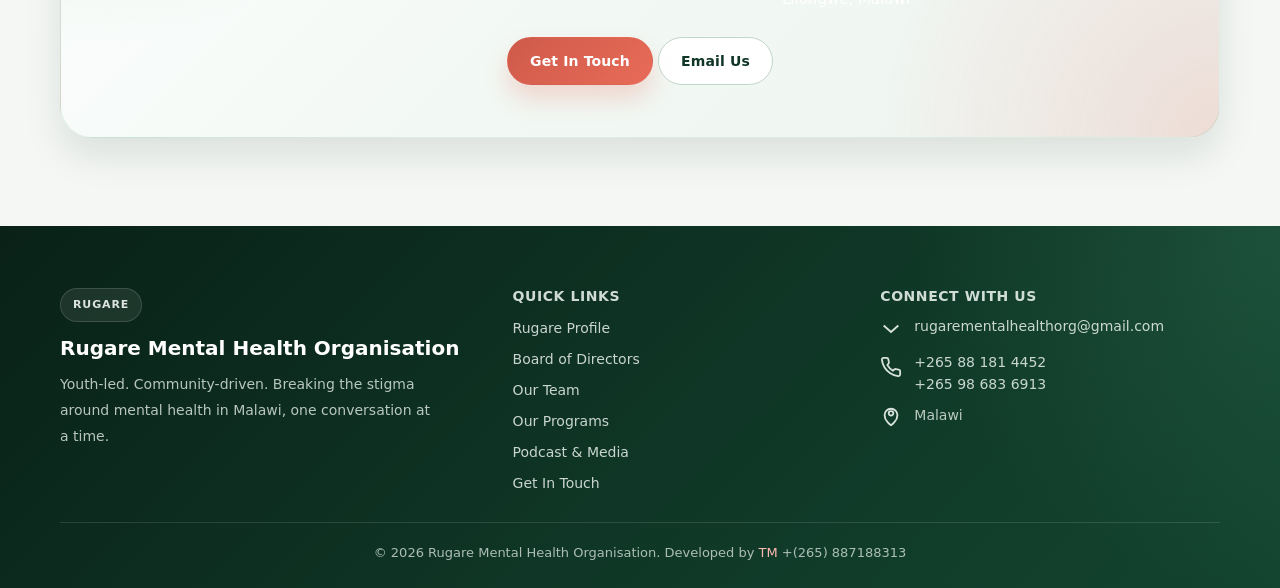
<file: services.html>
<!doctype html>
<html lang="en">
<head>
    <meta charset="utf-8">
    <meta name="viewport" content="width=device-width, initial-scale=1">
    <meta name="description" content="Rugare corporate wellness programs — workplace mental health training, consultancy, and organizational support in Malawi.">
    <title>Services | Rugare Mental Health Organisation</title>
    <link rel="icon" href="favicon.ico" type="image/x-icon">
    <link rel="stylesheet" href="assets/css/style.css">
</head>
<body class="custom-body custom-services-page">
    <header class="custom-navbar" role="banner">
        <div class="custom-container custom-navbar__inner">
            <a href="index.html" class="custom-brand" aria-label="Rugare Mental Health Organisation home">
                <span class="custom-brand__logo">
                    <img class="custom-brand__logo-img" src="assets/images/Rugare-Copy.png" alt="Rugare Mental Health Organisation logo" width="1974" height="1385" loading="eager" decoding="async">
                </span>
                <span class="custom-brand__text">
                    <span class="custom-brand__name">Rugare Mental Health Organisation</span>
                    <span class="custom-brand__tag">Inspiring Hope, Empowering Minds</span>
                </span>
            </a>
            <button type="button" class="custom-navbar__toggle" data-nav-toggle aria-controls="site-nav" aria-expanded="false" aria-label="Open menu">
                <span class="custom-navbar__toggle-icon" aria-hidden="true">
                    <span></span><span></span><span></span>
                </span>
            </button>
        </div>
        <nav id="site-nav" class="custom-navbar__nav" aria-label="Primary">
            <div class="custom-navbar__nav-head">
                <span class="custom-navbar__nav-label">Menu</span>
                <button type="button" class="custom-navbar__close" data-nav-close aria-label="Close menu">
                    <span aria-hidden="true">×</span>
                </button>
            </div>
            <a href="index.html" class="custom-navbar__link">Home</a>
            <div class="custom-navbar__dropdown" data-nav-dropdown>
                <button
                    type="button"
                    class="custom-navbar__link custom-navbar__dropdown-trigger"
                    data-nav-dropdown-trigger
                    aria-expanded="false"
                    aria-haspopup="true"
                    aria-controls="about-nav-menu"
                    id="about-nav-trigger"
                >
                    About
                    <span class="custom-navbar__dropdown-chevron" aria-hidden="true"></span>
                </button>
                <div
                    id="about-nav-menu"
                    class="custom-navbar__dropdown-menu"
                    role="menu"
                    aria-labelledby="about-nav-trigger"
                >
                    <a href="about.html" class="custom-navbar__dropdown-link" role="menuitem">Rugare Profile</a>
                    <a href="programs.html" class="custom-navbar__dropdown-link" role="menuitem">Programs</a>
                </div>
            </div>
            <!-- <a href="services.html" class="custom-navbar__link is-active">Services</a> -->
            <a href="media.html" class="custom-navbar__link">Media</a>
            <a href="contact.html" class="custom-navbar__link">Contact</a>
        </nav>
        <div class="custom-navbar__backdrop" data-nav-backdrop hidden aria-hidden="true"></div>
    </header>

    <main class="custom-main" id="main-content">
        <section class="custom-page-banner">
            <div class="custom-container">
                <span class="custom-section__eyebrow custom-section__eyebrow--light">Corporate Wellness Programs — 2026</span>
                <h1 class="custom-page-banner__title">Transform Your Workplace</h1>
                <p class="custom-page-banner__subtitle">
                    A comprehensive portfolio of workplace mental health training, designed for Malawian organizations ready to build resilient, productive, and thriving teams.
                </p>
            </div>
        </section>

        <section class="custom-section custom-section--tight" id="about-us">
            <div class="custom-container">
                <span class="custom-section__eyebrow">Our Organization</span>
                <h2 class="custom-section__title">Built in Malawi. Built for Malawi.</h2>
                <p class="custom-section__subtitle">
                    Rugare Mental Health Organisation is a youth-led, registered nonprofit founded in 2023, dedicated to tackling Malawi's pressing mental health challenges. We work to increase awareness, break stigma, and foster positive attitudes toward mental well-being — in communities, schools, and workplaces.
                </p>
                <p class="custom-section__subtitle">
                    Today, we bring that same passion and expertise to corporate Malawi — helping organizations build psychologically healthy workplaces where people, and business, can truly thrive.
                </p>
                <div class="custom-services-about-grid">
                    <article class="custom-about-card">
                        <h3 class="custom-about-card__title">Our Mission</h3>
                        <p class="custom-about-card__text">To empower individuals and organizations across Malawi with the knowledge, resources, and support to prioritize mental health and promote holistic well-being.</p>
                    </article>
                    <article class="custom-about-card">
                        <h3 class="custom-about-card__title">Our Vision</h3>
                        <p class="custom-about-card__text">A mentally strong Malawi where people understand the crucial role mental health plays in overall well-being — leading to healthier, happier, and more productive lives for all.</p>
                    </article>
                    <article class="custom-about-card">
                        <h3 class="custom-about-card__title">Our Approach</h3>
                        <p class="custom-about-card__text">Evidence-based, culturally grounded, and practically focused. Our trainers bring real clinical insight, deep empathy, and a genuine understanding of the Malawian context.</p>
                    </article>
                    <article class="custom-about-card">
                        <h3 class="custom-about-card__title">Our Values</h3>
                        <p class="custom-about-card__text">Empathy · Empowerment · Inclusivity · Integrity · Collaboration · Community Engagement — not just words, but the foundation of every session we deliver.</p>
                    </article>
                </div>
            </div>
        </section>

        <section class="custom-stats-strip" aria-label="Workplace mental health statistics">
            <div class="custom-container">
                <div class="custom-stats-strip__grid">
                    <div class="custom-stat">
                        <p class="custom-stat__number">17%</p>
                        <p class="custom-stat__label">of the workforce faces depression, anxiety or stress at any given time</p>
                    </div>
                    <div class="custom-stat">
                        <p class="custom-stat__number">28</p>
                        <p class="custom-stat__label">working days per year lost to anxiety disorders across African workplaces</p>
                    </div>
                    <div class="custom-stat">
                        <p class="custom-stat__number">63%</p>
                        <p class="custom-stat__label">of employees say wellbeing investment increases their loyalty</p>
                    </div>
                    <div class="custom-stat">
                        <p class="custom-stat__number">4×</p>
                        <p class="custom-stat__label">more productive when employees experience positive emotions at work</p>
                    </div>
                </div>
            </div>
        </section>

        <section class="custom-section custom-section--tint" id="why-rugare">
            <div class="custom-container">
                <span class="custom-section__eyebrow">Why Rugare</span>
                <h2 class="custom-section__title">The right partner for your wellbeing journey</h2>
                <div class="custom-services-why-grid">
                    <article class="custom-value-card">
                        <span class="custom-value-card__icon" aria-hidden="true">L</span>
                        <h3 class="custom-value-card__title">Locally Rooted</h3>
                        <p class="custom-value-card__text">We understand the Malawian workplace — its pressures, its culture, and its unique mental health landscape. No imported, one-size-fits-all solutions.</p>
                    </article>
                    <article class="custom-value-card">
                        <span class="custom-value-card__icon" aria-hidden="true">E</span>
                        <h3 class="custom-value-card__title">Expert Facilitators</h3>
                        <p class="custom-value-card__text">Our trainers include qualified counselors, mental health professionals, and coaches with deep psychological expertise and lived experience.</p>
                    </article>
                    <article class="custom-value-card">
                        <span class="custom-value-card__icon" aria-hidden="true">C</span>
                        <h3 class="custom-value-card__title">Fully Customizable</h3>
                        <p class="custom-value-card__text">Every organization is different. We tailor every training to your industry, workforce size, existing culture, and specific wellbeing goals.</p>
                    </article>
                    <article class="custom-value-card">
                        <span class="custom-value-card__icon" aria-hidden="true">S</span>
                        <h3 class="custom-value-card__title">Compassionate Delivery</h3>
                        <p class="custom-value-card__text">We create psychologically safe spaces where staff feel comfortable, respected, and genuinely engaged — never lectured to.</p>
                    </article>
                    <article class="custom-value-card">
                        <span class="custom-value-card__icon" aria-hidden="true">M</span>
                        <h3 class="custom-value-card__title">Measurable Impact</h3>
                        <p class="custom-value-card__text">Our programs target real outcomes: reduced absenteeism, improved morale, stronger teams, and a healthier bottom line.</p>
                    </article>
                    <article class="custom-value-card">
                        <span class="custom-value-card__icon" aria-hidden="true">P</span>
                        <h3 class="custom-value-card__title">Mission-Driven</h3>
                        <p class="custom-value-card__text">Your investment also supports broader mental health advocacy across Malawi's communities and schools.</p>
                    </article>
                </div>
            </div>
        </section>

        <section class="custom-services-quote" aria-label="Quote">
            <div class="custom-container">
                <blockquote class="custom-services-quote__inner">
                    <p class="custom-services-quote__text">"People perform better when they feel well. Wellbeing is not a benefit — it is a business strategy."</p>
                    <footer class="custom-services-quote__attr">Rugare Mental Health Organisation · Lilongwe, Malawi</footer>
                </blockquote>
            </div>
        </section>

        <section class="custom-section custom-section--tight" id="programs">
            <div class="custom-container">
                <span class="custom-section__eyebrow">Programs Portfolio</span>
                <h2 class="custom-section__title">Our Training Programs</h2>
                <nav class="custom-programs-nav custom-programs-nav--intro" aria-label="Training program categories">
                    <a class="custom-programs-nav__link" href="#corporate-wellness">Corporate Wellness</a>
                    <a class="custom-programs-nav__link" href="#personal-development">Personal Development</a>
                    <a class="custom-programs-nav__link" href="#core-skills">Core Mental Health Skills</a>
                </nav>

                <div class="custom-services-categories">
                    <article class="custom-services-category" id="corporate-wellness">
                        <header class="custom-services-category__head">
                            <h3 class="custom-services-category__title">Category 1 — Corporate &amp; Workplace Wellness</h3>
                            <p class="custom-services-category__subtitle">Strategic programs for HR teams, leaders, and the whole organization</p>
                        </header>
                        <div class="custom-services-prog-list">
                            <article class="custom-services-prog">
                                <div class="custom-services-prog__body">
                                    <h4 class="custom-services-prog__title">Employee Wellness &amp; Corporate Mental Health</h4>
                                    <p class="custom-services-prog__text">A flagship program helping organizations build a culture where mental health is openly supported. Covers workplace triggers, burnout, work-life balance, financial wellness, anxiety and depression awareness, leadership styles, and practical tools staff can use immediately.</p>
                                </div>
                                <span class="custom-services-prog__dur">2 Days</span>
                            </article>
                            <article class="custom-services-prog">
                                <div class="custom-services-prog__body">
                                    <h4 class="custom-services-prog__title">Implementing Wellbeing &amp; Mental Health in the Workplace</h4>
                                    <p class="custom-services-prog__text">A practical guide for HR professionals and wellness leaders on designing, launching, and sustaining effective mental health initiatives. Covers the full business case, stress management strategy, program design, and common pitfalls to avoid.</p>
                                </div>
                                <span class="custom-services-prog__dur">2 Days</span>
                            </article>
                            <article class="custom-services-prog">
                                <div class="custom-services-prog__body">
                                    <h4 class="custom-services-prog__title">Workplace Recovery Action Plan (WRAP)</h4>
                                    <p class="custom-services-prog__text">A structured, people-centered program grounded in 5 Key Recovery Concepts: Hope, Personal Responsibility, Education, Self-Advocacy, and Support. Equips teams with personal wellness toolboxes, daily maintenance plans, and clear crisis strategies.</p>
                                </div>
                                <span class="custom-services-prog__dur">4 Days</span>
                            </article>
                            <article class="custom-services-prog">
                                <div class="custom-services-prog__body">
                                    <h4 class="custom-services-prog__title">Mental Health at Work for Managers</h4>
                                    <p class="custom-services-prog__text">Empowers managers to spot early warning signs, hold sensitive conversations, and support team members compassionately. Research shows poor employee mental health leads to an 80% decrease in concentration and a 57% drop in multi-tasking ability.</p>
                                </div>
                                <span class="custom-services-prog__dur">2 Days</span>
                            </article>
                            <article class="custom-services-prog">
                                <div class="custom-services-prog__body">
                                    <h4 class="custom-services-prog__title">The Manager's Role in Resilience</h4>
                                    <p class="custom-services-prog__text">High-impact training helping managers model resilience, build psychologically safe teams, and create environments where staff thrive under pressure. Designed for HR professionals, team leads, and OD specialists.</p>
                                </div>
                                <span class="custom-services-prog__dur">1 Day</span>
                            </article>
                            <article class="custom-services-prog">
                                <div class="custom-services-prog__body">
                                    <h4 class="custom-services-prog__title">Becoming a Workplace Wellbeing Champion</h4>
                                    <p class="custom-services-prog__text">Trains selected staff to become internal mental health advocates and peer supporters. Covers facilitation basics, resource navigation, and how to drive grassroots wellbeing culture — a cost-effective way to embed wellbeing organization-wide.</p>
                                </div>
                                <span class="custom-services-prog__dur">2 Days</span>
                            </article>
                        </div>
                    </article>

                    <article class="custom-services-category" id="personal-development">
                        <header class="custom-services-category__head">
                            <h3 class="custom-services-category__title">Category 2 — Personal Development &amp; Targeted Health</h3>
                            <p class="custom-services-category__subtitle">Programs for individuals, teams, and specific employee groups</p>
                        </header>
                        <div class="custom-services-prog-list">
                            <article class="custom-services-prog">
                                <div class="custom-services-prog__body">
                                    <h4 class="custom-services-prog__title">Addressing Women's Health</h4>
                                    <p class="custom-services-prog__text">Explores the unique mental health challenges faced by women — hormonal changes, work-life balance, caregiving stress, menopause, pregnancy, and trauma. Combines clinical insight with practical self-care and organizational support strategies.</p>
                                </div>
                                <span class="custom-services-prog__dur">1 Day</span>
                            </article>
                            <article class="custom-services-prog">
                                <div class="custom-services-prog__body">
                                    <h4 class="custom-services-prog__title">Addressing Men's Health</h4>
                                    <p class="custom-services-prog__text">A safe, stigma-free space to explore the real pressures men face — emotional expression, work stress, financial strain, and societal expectations. Helps male employees build healthy coping mechanisms and connect with support before challenges escalate.</p>
                                </div>
                                <span class="custom-services-prog__dur">1 Day</span>
                            </article>
                            <article class="custom-services-prog">
                                <div class="custom-services-prog__body">
                                    <h4 class="custom-services-prog__title">Strengthening Personal Resilience</h4>
                                    <p class="custom-services-prog__text">Teaches proven techniques to bounce back from setbacks, manage pressure, and maintain wellbeing through difficult periods. Participants leave with personalized resilience plans and actionable coping strategies for both work and life.</p>
                                </div>
                                <span class="custom-services-prog__dur">1 Day</span>
                            </article>
                            <article class="custom-services-prog">
                                <div class="custom-services-prog__body">
                                    <h4 class="custom-services-prog__title">Energy, Focus &amp; Getting Organised</h4>
                                    <p class="custom-services-prog__text">A practical workshop on managing attention in today's high-distraction workplace. Covers energy management, procrastination, email management, and optimizing daily routines for peak mental performance, grounded in modern productivity science.</p>
                                </div>
                                <span class="custom-services-prog__dur">1.5 Days</span>
                            </article>
                            <article class="custom-services-prog">
                                <div class="custom-services-prog__body">
                                    <h4 class="custom-services-prog__title">Strengths &amp; Confidence</h4>
                                    <p class="custom-services-prog__text">Helps participants identify core strengths, build genuine self-confidence, and develop a positive self-image. Uses the GROW model to set strength-based goals aligned with personal values — transforming how employees see themselves at work.</p>
                                </div>
                                <span class="custom-services-prog__dur">1 Day</span>
                            </article>
                            <article class="custom-services-prog">
                                <div class="custom-services-prog__body">
                                    <h4 class="custom-services-prog__title">Substance Abuse Awareness in the Workplace</h4>
                                    <p class="custom-services-prog__text">Raises awareness of the signs, risks, and workplace impacts of substance abuse. Equips supervisors and staff to respond compassionately and constructively while supporting the development of prevention and employee support policies.</p>
                                </div>
                                <span class="custom-services-prog__dur">Half Day</span>
                            </article>
                            <article class="custom-services-prog">
                                <div class="custom-services-prog__body">
                                    <h4 class="custom-services-prog__title">Mindfulness at Work</h4>
                                    <p class="custom-services-prog__text">An accessible introduction to mindfulness — proven to reduce stress and anxiety, improve emotional regulation, and boost mental clarity. Immediately applicable daily exercises suitable for all staff levels, including those with no prior experience.</p>
                                </div>
                                <span class="custom-services-prog__dur">1 Day</span>
                            </article>
                        </div>
                    </article>

                    <article class="custom-services-category" id="core-skills">
                        <header class="custom-services-category__head">
                            <h3 class="custom-services-category__title">Category 3 — Core Mental Health Skills</h3>
                            <p class="custom-services-category__subtitle">Specialist training for deeper mental health capability</p>
                        </header>
                        <div class="custom-services-prog-list">
                            <article class="custom-services-prog">
                                <div class="custom-services-prog__body">
                                    <h4 class="custom-services-prog__title">Mental Health Awareness</h4>
                                    <p class="custom-services-prog__text">An introductory workshop for all staff levels designed to break stigma, increase understanding of common mental health conditions, and build confidence in supporting colleagues. The ideal foundation for any organization starting its mental health journey.</p>
                                </div>
                                <span class="custom-services-prog__dur">1 Day</span>
                            </article>
                            <article class="custom-services-prog">
                                <div class="custom-services-prog__body">
                                    <h4 class="custom-services-prog__title">Mental Health First Aid (MHFA)</h4>
                                    <p class="custom-services-prog__text">An internationally recognized, skills-based course teaching participants how to recognize mental health crises and provide initial support. Covers depression, anxiety, psychosis, and substance use. Participants receive a certificate as qualified Mental Health First Aiders.</p>
                                </div>
                                <span class="custom-services-prog__dur">2 Days</span>
                            </article>
                            <article class="custom-services-prog">
                                <div class="custom-services-prog__body">
                                    <h4 class="custom-services-prog__title">Youth Mental Health First Aid</h4>
                                    <p class="custom-services-prog__text">Designed for parents, teachers, coaches, and caregivers working with young people aged 12–18. Covers warning signs, supportive conversations, bullying, self-harm, eating disorders, and social media impact. Ideal for organizations with school partnerships or youth programs.</p>
                                </div>
                                <span class="custom-services-prog__dur">2 Days</span>
                            </article>
                            <article class="custom-services-prog">
                                <div class="custom-services-prog__body">
                                    <h4 class="custom-services-prog__title">Applied Suicide Intervention Skills Training (ASIST)</h4>
                                    <p class="custom-services-prog__text">The gold-standard two-day suicide intervention training. Participants learn to recognize signs of suicidal thoughts, conduct safe risk assessments, and develop effective intervention plans. Major international studies confirm ASIST significantly reduces suicidality.</p>
                                </div>
                                <span class="custom-services-prog__dur">2 Days</span>
                            </article>
                            <article class="custom-services-prog">
                                <div class="custom-services-prog__body">
                                    <h4 class="custom-services-prog__title">Wellbeing Skills: Next Steps in Employment</h4>
                                    <p class="custom-services-prog__text">A recovery-oriented program supporting individuals with mental health challenges to return to or enter the workplace. Over 4 weeks, participants build confidence, develop coping strategies, understand their rights, and create personalized employment action plans.</p>
                                </div>
                                <span class="custom-services-prog__dur">4 Weeks</span>
                            </article>
                        </div>
                    </article>
                </div>
            </div>
        </section>

        <section class="custom-section custom-section--tint" id="how-it-works">
            <div class="custom-container">
                <span class="custom-section__eyebrow">How It Works</span>
                <h2 class="custom-section__title">Simple to engage. Powerful in impact.</h2>
                <div class="custom-services-process">
                    <ol class="custom-services-steps">
                        <li class="custom-services-step">
                            <span class="custom-services-step__num" aria-hidden="true">1</span>
                            <div>
                                <h3 class="custom-services-step__title">Initial Consultation</h3>
                                <p class="custom-services-step__text">We meet with your HR or leadership team to understand your organization's needs, culture, and specific wellbeing goals.</p>
                            </div>
                        </li>
                        <li class="custom-services-step">
                            <span class="custom-services-step__num" aria-hidden="true">2</span>
                            <div>
                                <h3 class="custom-services-step__title">Tailored Program Design</h3>
                                <p class="custom-services-step__text">We select and customize the right combination of programs from our portfolio — or design something entirely bespoke for your context.</p>
                            </div>
                        </li>
                        <li class="custom-services-step">
                            <span class="custom-services-step__num" aria-hidden="true">3</span>
                            <div>
                                <h3 class="custom-services-step__title">Delivery at Your Premises</h3>
                                <p class="custom-services-step__text">Our facilitators come to you. All you need is a suitable room, a projector or screen, and flip chart materials.</p>
                            </div>
                        </li>
                        <li class="custom-services-step">
                            <span class="custom-services-step__num" aria-hidden="true">4</span>
                            <div>
                                <h3 class="custom-services-step__title">Follow-Up &amp; Ongoing Support</h3>
                                <p class="custom-services-step__text">Post-training resources, referral guidance, and availability for consultancy, audits, and long-term partnership.</p>
                            </div>
                        </li>
                    </ol>
                    <aside class="custom-services-logistics">
                        <div class="custom-services-logistics-card">
                            <h3 class="custom-services-logistics-card__title">What You Will Need</h3>
                            <ul class="custom-help-list">
                                <li class="custom-help-item">A room of appropriate size for your group</li>
                                <li class="custom-help-item">Flip chart, pens and paper</li>
                                <li class="custom-help-item">Projector or screen for presentations</li>
                                <li class="custom-help-item">Transport &amp; accommodation for facilitators outside Lilongwe</li>
                            </ul>
                        </div>
                        <div class="custom-services-logistics-card">
                            <h3 class="custom-services-logistics-card__title">Pricing &amp; Booking</h3>
                            <ul class="custom-help-list">
                                <li class="custom-help-item">All courses are quoted and invoiced in advance</li>
                                <li class="custom-help-item">Flexible scheduling to fit your calendar</li>
                                <li class="custom-help-item">Group discounts available for bundled programs</li>
                                <li class="custom-help-item">Cancellation policy shared at time of booking</li>
                                <li class="custom-help-item">Custom quotes for organizations outside Lilongwe</li>
                            </ul>
                        </div>
                    </aside>
                </div>
            </div>
        </section>

        <section class="custom-section custom-section--tight" id="consultancy">
            <div class="custom-container">
                <span class="custom-section__eyebrow">Beyond Training</span>
                <h2 class="custom-section__title">Consultancy &amp; organizational support</h2>
                <p class="custom-section__subtitle">
                    We also offer specialist support to help organizations embed mental health and wellbeing at a systemic level.
                </p>
                <div class="custom-services-consult-grid">
                    <article class="custom-value-card">
                        <span class="custom-value-card__icon" aria-hidden="true">A</span>
                        <h3 class="custom-value-card__title">Wellbeing Audits</h3>
                        <p class="custom-value-card__text">Organizational assessments to identify mental health risks, gaps in support, and opportunities for systemic improvement across your workforce.</p>
                    </article>
                    <article class="custom-value-card">
                        <span class="custom-value-card__icon" aria-hidden="true">P</span>
                        <h3 class="custom-value-card__title">Policy Development</h3>
                        <p class="custom-value-card__text">Support in drafting and reviewing mental health and wellbeing policies aligned with best practice and Malawian organizational needs.</p>
                    </article>
                    <article class="custom-value-card">
                        <span class="custom-value-card__icon" aria-hidden="true">S</span>
                        <h3 class="custom-value-card__title">Staff Surveys</h3>
                        <p class="custom-value-card__text">Confidential wellbeing surveys providing leadership with real data on employee mental health, satisfaction, and engagement levels.</p>
                    </article>
                    <article class="custom-value-card">
                        <span class="custom-value-card__icon" aria-hidden="true">E</span>
                        <h3 class="custom-value-card__title">Workplace Wellness Events</h3>
                        <p class="custom-value-card__text">Lunchtime information stands, wellness days, and open conferences where staff can learn, ask questions, and connect with support.</p>
                    </article>
                </div>
            </div>
        </section>

        <section class="custom-cta-section">
            <div class="custom-container">
                <div class="custom-cta-section__panel">
                    <div class="custom-cta-section__inner">
                        <span class="custom-section__eyebrow custom-section__eyebrow--light">Get Started</span>
                        <h2 class="custom-cta-section__title">Ready to build a mentally healthy workplace?</h2>
                        <p class="custom-cta-section__text">
                            Let's have a conversation. We'll listen, understand your needs, and show you exactly how Rugare can help your organization thrive.
                        </p>
                        <div class="custom-services-contact-grid">
                            <div class="custom-services-contact-item">
                                <span class="custom-services-contact-item__label">Email</span>
                                <a class="custom-services-contact-item__value" href="mailto:rugarementalhealthorg@gmail.com">rugarementalhealthorg@gmail.com</a>
                            </div>
                            <div class="custom-services-contact-item">
                                <span class="custom-services-contact-item__label">Phone</span>
                                <a class="custom-services-contact-item__value" href="tel:+265994659439">(+265) 994 659 439</a>
                            </div>
                            <div class="custom-services-contact-item">
                                <span class="custom-services-contact-item__label">Address</span>
                                <span class="custom-services-contact-item__value">Area 49/6/2288, New Shire<br>Lilongwe, Malawi</span>
                            </div>
                        </div>
                        <div class="custom-cta-section__actions">
                            <a class="custom-btn custom-btn--primary" href="contact.html">Get In Touch</a>
                            <a class="custom-btn custom-btn--outline" href="mailto:rugarementalhealthorg@gmail.com">Email Us</a>
                        </div>
                    </div>
                </div>
            </div>
        </section>
    </main>

    <footer class="custom-footer">
        <div class="custom-container custom-footer__inner">
            <div class="custom-footer__grid">
                <div class="custom-footer__col">
                    <div class="custom-footer__eyebrow">Rugare</div>
                    <div class="custom-footer__title">Rugare Mental Health Organisation</div>
                    <p class="custom-footer__text">
                        Youth-led. Community-driven. Breaking the stigma around mental health in Malawi, one conversation at a time.
                    </p>
                </div>
                <div class="custom-footer__col">
                    <div class="custom-footer__heading">Quick Links</div>
                    <ul class="custom-footer__list">
                        <li><a class="custom-footer__link" href="about.html">Rugare Profile</a></li>
                        <li><a class="custom-footer__link" href="board.html">Board of Directors</a></li>
                        <li><a class="custom-footer__link" href="our-team.html">Our Team</a></li>
                        <li><a class="custom-footer__link" href="programs.html">Our Programs</a></li>
                        <!-- <li><a class="custom-footer__link" href="services.html">Corporate Services</a></li> -->
                        <li><a class="custom-footer__link" href="media.html">Podcast &amp; Media</a></li>
                        <li><a class="custom-footer__link" href="contact.html">Get In Touch</a></li>
                    </ul>
                </div>
                <div class="custom-footer__col">
                    <div class="custom-footer__heading">Connect With Us</div>
                    <ul class="custom-footer__list">
                        <li class="custom-footer__contact">
                            <span class="custom-footer__icon" aria-hidden="true">
                                <svg viewBox="0 0 24 24" fill="none" stroke="currentColor" stroke-width="2"><path d="M4 4h16v16H4z" stroke="none" /><path d="M4 6l8 7 8-7" /></svg>
                            </span>
                            <a class="custom-footer__link" href="mailto:rugarementalhealthorg@gmail.com">rugarementalhealthorg@gmail.com</a>
                        </li>
                        <li class="custom-footer__contact">
                            <span class="custom-footer__icon" aria-hidden="true">
                                <svg viewBox="0 0 24 24" fill="none" stroke="currentColor" stroke-width="2"><path d="M22 16.92v3a2 2 0 0 1-2.18 2 19.8 19.8 0 0 1-8.63-3.07 19.5 19.5 0 0 1-6-6A19.8 19.8 0 0 1 2.11 4.18 2 2 0 0 1 4.11 2h3a2 2 0 0 1 2 1.72c.12.86.3 1.7.54 2.5a2 2 0 0 1-.45 2.11L8.09 9.91a16 16 0 0 0 6 6l1.58-1.11a2 2 0 0 1 2.11-.45c.8.24 1.64.42 2.5.54A2 2 0 0 1 22 16.92Z" /></svg>
                            </span>
                            <div class="custom-footer__stack">
                                <a class="custom-footer__link" href="tel:+265881814452">+265 88 181 4452</a>
                                <a class="custom-footer__link" href="tel:+265986836913">+265 98 683 6913</a>
                            </div>
                        </li>
                        <li class="custom-footer__contact">
                            <span class="custom-footer__icon" aria-hidden="true">
                                <svg viewBox="0 0 24 24" fill="none" stroke="currentColor" stroke-width="2"><path d="M12 21s7-4.4 7-11a7 7 0 1 0-14 0c0 6.6 7 11 7 11Z" /><path d="M12 10.5a2.5 2.5 0 1 0 0-5 2.5 2.5 0 0 0 0 5Z" /></svg>
                            </span>
                            <span class="custom-footer__text custom-footer__text--inline">Malawi</span>
                        </li>
                    </ul>
                </div>
            </div>
            <div class="custom-footer__bottom">
                © 2026 Rugare Mental Health Organisation. Developed by <span class="custom-footer__heart">TM</span> +(265) 887188313
            </div>
        </div>
    </footer>

    <script src="assets/js/script.js" defer></script>
</body>
</html>
</file>
<file: assets/css/style.css>
/*
  Rugare Custom CSS
  Shared visual system for the public site.
*/

:root {
  --rugare-green-950: #092117;
  --rugare-green-900: #0f3626;
  --rugare-green-850: #134430;
  --rugare-green-800: #17563c;
  --rugare-green-700: #1f6f4e;
  --rugare-green-600: #2f8c67;
  --rugare-green-500: #53a781;
  --rugare-green-100: #dff1e7;
  --rugare-green-50: #f3faf6;

  --rugare-coral-700: #b84a3d;
  --rugare-coral-600: #cf5a4a;
  --rugare-coral-500: #e86b58;
  --rugare-coral-100: #fbe3de;

  --rugare-bg: #f4f7f4;
  --rugare-surface: #ffffff;
  --rugare-surface-soft: #f8fbf8;
  --rugare-border: #dbe7df;
  --rugare-border-strong: #c3d6ca;
  --rugare-text: #14231b;
  --rugare-muted: #5f7068;

  --rugare-radius-xl: 28px;
  --rugare-radius-lg: 22px;
  --rugare-radius-md: 16px;
  --rugare-radius-sm: 12px;

  --rugare-shadow-xl: 0 24px 60px rgba(10, 33, 22, 0.16);
  --rugare-shadow-lg: 0 18px 38px rgba(10, 33, 22, 0.1);
  --rugare-shadow-md: 0 12px 28px rgba(10, 33, 22, 0.08);
  --rugare-shadow-sm: 0 8px 18px rgba(10, 33, 22, 0.05);

  --rugare-navbar-width: 1220px;
}

*,
*::before,
*::after {
  box-sizing: border-box;
}

html {
  scroll-behavior: smooth;
  overflow-x: hidden;
  overflow-x: clip;
}

body.custom-body {
  margin: 0;
  width: 100%;
  min-height: 100vh;
  overflow-x: hidden;
  overflow-x: clip;
  font-family: ui-sans-serif, system-ui, -apple-system, "Segoe UI", Roboto, Arial, "Noto Sans", "Liberation Sans", sans-serif;
  color: var(--rugare-text);
  background:
    radial-gradient(circle at top left, rgba(83, 167, 129, 0.08), transparent 28%),
    linear-gradient(180deg, #f7faf7 0%, var(--rugare-bg) 100%);
}

img {
  max-width: 100%;
  display: block;
}

a {
  color: inherit;
  text-decoration: none;
}

button,
input,
textarea {
  font: inherit;
}

.custom-container {
  width: min(1160px, calc(100% - 48px));
  margin: 0 auto;
}

.custom-main {
  min-height: 60vh;
  width: 100%;
  max-width: 100%;
  overflow-x: clip;
}

.custom-btn {
  display: inline-flex;
  align-items: center;
  justify-content: center;
  gap: 10px;
  min-height: 48px;
  padding: 0 22px;
  border: 1px solid transparent;
  border-radius: 999px;
  font-size: 14px;
  font-weight: 700;
  letter-spacing: 0.01em;
  cursor: pointer;
  transition: transform 0.2s ease, background-color 0.2s ease, color 0.2s ease, border-color 0.2s ease, box-shadow 0.2s ease;
}

.custom-btn:hover {
  transform: translateY(-1px);
}

.custom-btn:active {
  transform: translateY(0);
}

.custom-btn--primary {
  color: #fff;
  background: linear-gradient(135deg, var(--rugare-coral-600), var(--rugare-coral-500));
  box-shadow: 0 14px 24px rgba(232, 107, 88, 0.24);
}

.custom-btn--primary:hover {
  box-shadow: 0 18px 30px rgba(232, 107, 88, 0.28);
}

.custom-btn--secondary {
  color: #fff;
  background: rgba(255, 255, 255, 0.08);
  border-color: rgba(255, 255, 255, 0.22);
  backdrop-filter: blur(10px);
}

.custom-btn--secondary:hover {
  background: rgba(255, 255, 255, 0.16);
}

.custom-btn--spotify {
  color: #fff;
  background: linear-gradient(135deg, #1f9d56, #178a49);
  box-shadow: 0 14px 24px rgba(24, 138, 73, 0.22);
}

.custom-btn--outline {
  color: var(--rugare-green-900);
  background: rgba(255, 255, 255, 0.95);
  border-color: var(--rugare-border-strong);
}

.custom-btn--outline:hover {
  background: var(--rugare-surface-soft);
  border-color: var(--rugare-green-500);
}

.custom-btn--sm {
  min-height: 42px;
  padding: 0 16px;
  font-size: 13px;
}

.custom-navbar {
  position: sticky;
  top: 0;
  z-index: 50;
  width: 100%;
  max-width: 100%;
  border-bottom: 1px solid rgba(255, 255, 255, 0.12);
  background: rgba(9, 33, 23, 0.9);
  backdrop-filter: blur(16px);
  box-shadow: 0 14px 28px rgba(7, 23, 16, 0.18);
  transition: box-shadow 0.35s ease, background-color 0.35s ease, border-color 0.35s ease;
}

@media (min-width: 821px) {
  .custom-navbar {
    display: grid;
    grid-template-columns: 1fr min(var(--rugare-navbar-width), calc(100% - 48px)) 1fr;
  }

  .custom-navbar__inner.custom-container {
    grid-column: 2;
    grid-row: 1;
    width: auto;
    max-width: none;
    margin: 0;
    justify-self: start;
    padding: 16px 0;
  }

  .custom-navbar__nav {
    grid-column: 2;
    grid-row: 1;
    position: relative;
    top: auto;
    right: auto;
    transform: none;
    justify-self: end;
    align-self: center;
    visibility: visible;
  }
}

.custom-navbar.is-scrolled {
  background: rgba(9, 33, 23, 0.97);
  border-bottom-color: rgba(255, 255, 255, 0.18);
  box-shadow: 0 18px 36px rgba(7, 23, 16, 0.28);
}

.custom-navbar__inner {
  display: flex;
  align-items: center;
  justify-content: space-between;
  gap: 22px;
  padding: 16px 0;
}

.custom-brand {
  display: inline-flex;
  align-items: center;
  gap: 16px;
  min-width: 0;
}

.custom-brand__logo {
  --brand-logo-height: 72px;
  flex: 0 0 auto;
  display: flex;
  align-items: center;
  height: var(--brand-logo-height);
  padding: 0;
  background: transparent;
  border: none;
  border-radius: 0;
  box-shadow: none;
}

.custom-brand__logo img,
.custom-brand__logo-img {
  display: block;
  width: auto;
  height: var(--brand-logo-height);
  max-width: none;
  object-fit: contain;
  object-position: center;
  filter: drop-shadow(0 2px 10px rgba(0, 0, 0, 0.28));
}

.custom-brand__text {
  display: grid;
  gap: 2px;
  min-width: 0;
}

.custom-brand__name {
  font-size: 16px;
  font-weight: 800;
  color: #fff;
  line-height: 1.2;
}

.custom-brand__tag {
  font-size: 12px;
  color: rgba(236, 246, 240, 0.8);
  line-height: 1.4;
}

.custom-navbar__nav {
  display: inline-flex;
  align-items: center;
  gap: 8px;
  padding: 8px;
  border-radius: 999px;
  background: rgba(255, 255, 255, 0.08);
  border: 1px solid rgba(255, 255, 255, 0.1);
  box-shadow: inset 0 1px 0 rgba(255, 255, 255, 0.04);
}

.custom-navbar__link {
  display: inline-flex;
  align-items: center;
  justify-content: center;
  min-height: 40px;
  padding: 0 16px;
  border-radius: 999px;
  color: rgba(239, 247, 242, 0.86);
  font-size: 14px;
  font-weight: 700;
  transition: background-color 0.2s ease, color 0.2s ease, transform 0.2s ease;
}

.custom-navbar__link:hover {
  color: #fff;
  background: rgba(255, 255, 255, 0.1);
}

.custom-navbar__link.is-active {
  color: #fff;
  background: linear-gradient(135deg, rgba(83, 167, 129, 0.95), rgba(47, 140, 103, 0.95));
  box-shadow: 0 8px 18px rgba(0, 0, 0, 0.18);
}

.custom-navbar__toggle {
  display: none;
  flex: 0 0 auto;
  width: 46px;
  height: 46px;
  place-items: center;
  border: 1px solid rgba(255, 255, 255, 0.18);
  border-radius: 12px;
  background: rgba(255, 255, 255, 0.08);
  color: #fff;
  cursor: pointer;
  transition: background-color 0.2s ease, border-color 0.2s ease;
}

.custom-navbar__toggle:hover {
  background: rgba(255, 255, 255, 0.14);
  border-color: rgba(255, 255, 255, 0.28);
}

.custom-navbar__toggle:focus-visible,
.custom-navbar__close:focus-visible {
  outline: 2px solid var(--rugare-coral-500);
  outline-offset: 2px;
}

.custom-navbar__toggle-icon {
  display: flex;
  flex-direction: column;
  gap: 5px;
  width: 20px;
}

.custom-navbar__toggle-icon span {
  display: block;
  height: 2px;
  border-radius: 2px;
  background: currentColor;
  transition: transform 0.25s ease, opacity 0.25s ease;
}

.custom-navbar__toggle.is-active .custom-navbar__toggle-icon span:nth-child(1) {
  transform: translateY(7px) rotate(45deg);
}

.custom-navbar__toggle.is-active .custom-navbar__toggle-icon span:nth-child(2) {
  opacity: 0;
}

.custom-navbar__toggle.is-active .custom-navbar__toggle-icon span:nth-child(3) {
  transform: translateY(-7px) rotate(-45deg);
}

.custom-navbar__dropdown {
  position: relative;
}

@media (min-width: 821px) {
  .custom-navbar__dropdown::before {
    content: '';
    position: absolute;
    top: 100%;
    left: 0;
    right: 0;
    height: 12px;
  }
}

.custom-navbar__dropdown-trigger {
  gap: 6px;
  cursor: pointer;
  border: none;
  font-family: inherit;
  background: transparent;
}

.custom-navbar__dropdown-trigger:focus-visible,
.custom-navbar__dropdown-link:focus-visible {
  outline: 2px solid var(--rugare-coral-500);
  outline-offset: 2px;
}

.custom-navbar__dropdown-chevron {
  display: inline-block;
  width: 7px;
  height: 7px;
  border-right: 2px solid currentColor;
  border-bottom: 2px solid currentColor;
  transform: rotate(45deg) translateY(-2px);
  transition: transform 0.2s ease;
}

.custom-navbar__dropdown.is-open .custom-navbar__dropdown-chevron {
  transform: rotate(-135deg) translateY(1px);
}

.custom-navbar__dropdown-menu {
  position: absolute;
  top: calc(100% + 10px);
  left: 50%;
  z-index: 60;
  display: flex;
  flex-direction: column;
  gap: 2px;
  min-width: 210px;
  padding: 8px;
  border-radius: 16px;
  background: rgba(9, 33, 23, 0.98);
  border: 1px solid rgba(255, 255, 255, 0.12);
  box-shadow: 0 18px 36px rgba(7, 23, 16, 0.35);
  opacity: 0;
  visibility: hidden;
  pointer-events: none;
  transform: translateX(-50%) translateY(6px);
  transition: opacity 0.2s ease, visibility 0.2s ease, transform 0.2s ease;
}

.custom-navbar__dropdown-link {
  display: flex;
  align-items: center;
  min-height: 40px;
  padding: 0 14px;
  border-radius: 10px;
  color: rgba(239, 247, 242, 0.86);
  font-size: 14px;
  font-weight: 700;
  white-space: nowrap;
  transition: background-color 0.2s ease, color 0.2s ease;
}

.custom-navbar__dropdown-link:hover {
  color: #fff;
  background: rgba(255, 255, 255, 0.1);
}

.custom-navbar__dropdown-link.is-active {
  color: #fff;
  background: linear-gradient(135deg, rgba(83, 167, 129, 0.95), rgba(47, 140, 103, 0.95));
  box-shadow: 0 6px 14px rgba(0, 0, 0, 0.16);
}

@media (min-width: 821px) {
  .custom-navbar__dropdown:hover .custom-navbar__dropdown-chevron,
  .custom-navbar__dropdown:focus-within .custom-navbar__dropdown-chevron {
    transform: rotate(-135deg) translateY(1px);
  }

  .custom-navbar__dropdown:hover .custom-navbar__dropdown-menu,
  .custom-navbar__dropdown:focus-within .custom-navbar__dropdown-menu,
  .custom-navbar__dropdown.is-open .custom-navbar__dropdown-menu {
    opacity: 1;
    visibility: visible;
    pointer-events: auto;
    transform: translateX(-50%) translateY(0);
  }
}

.custom-navbar__nav-head {
  display: none;
}

.custom-navbar__backdrop {
  display: none;
}

body.custom-nav-open {
  overflow: hidden;
}

.custom-page-banner {
  position: relative;
  overflow: hidden;
  color: #fff;
  padding: 88px 0 72px;
  background:
    radial-gradient(circle at top right, rgba(83, 167, 129, 0.38), transparent 30%),
    linear-gradient(135deg, var(--rugare-green-950) 0%, var(--rugare-green-850) 56%, var(--rugare-green-700) 100%);
}

.custom-page-banner::before {
  content: "";
  position: absolute;
  inset: 0;
  background:
    radial-gradient(840px 360px at 10% 10%, rgba(255, 255, 255, 0.08), transparent 58%),
    linear-gradient(180deg, rgba(255, 255, 255, 0.03), transparent 60%);
  pointer-events: none;
}

.custom-page-banner__title,
.custom-page-banner__subtitle {
  position: relative;
}

.custom-page-banner__title {
  margin: 0;
  max-width: 780px;
  font-size: clamp(40px, 7vw, 64px);
  line-height: 1.02;
  font-weight: 900;
  letter-spacing: -0.04em;
}

.custom-page-banner__subtitle {
  margin: 18px 0 0;
  max-width: 760px;
  font-size: 16px;
  line-height: 1.75;
  color: rgba(240, 247, 243, 0.9);
}

.custom-section {
  padding: 88px 0;
}

.custom-section--tight {
  padding: 72px 0;
}

.custom-section--tint {
  position: relative;
  background: linear-gradient(180deg, rgba(223, 241, 231, 0.34), rgba(255, 255, 255, 0));
}

.custom-section__eyebrow {
  display: inline-flex;
  align-items: center;
  gap: 8px;
  margin-bottom: 14px;
  padding: 7px 14px;
  border-radius: 999px;
  border: 1px solid rgba(47, 140, 103, 0.14);
  background: rgba(255, 255, 255, 0.82);
  color: var(--rugare-green-800);
  font-size: 12px;
  font-weight: 800;
  letter-spacing: 0.08em;
  text-transform: uppercase;
}

.custom-section__eyebrow--light {
  color: rgba(255, 255, 255, 0.96);
  background: rgba(255, 255, 255, 0.1);
  border-color: rgba(255, 255, 255, 0.18);
}

.custom-section__title {
  margin: 0;
  max-width: 760px;
  font-size: clamp(32px, 5vw, 46px);
  line-height: 1.08;
  font-weight: 900;
  letter-spacing: -0.04em;
  color: var(--rugare-green-900);
}

.custom-section__subtitle {
  margin: 16px 0 0;
  max-width: 760px;
  font-size: 16px;
  line-height: 1.8;
  color: var(--rugare-muted);
}

/* Full-bleed hero: background slider + centered copy (reference: full-width photo + dark overlay) */
.custom-hero {
  position: relative;
  width: 100%;
  overflow: hidden;
  padding: 0;
  color: #fff;
  background: #0a1f16;
}

.custom-hero-slider {
  position: relative;
  isolation: isolate;
  overflow: hidden;
  min-height: clamp(460px, 56vh, 580px);
  padding-bottom: 72px;
}

.custom-hero__backgrounds {
  position: absolute;
  inset: 0;
  z-index: 0;
}

.custom-hero__background {
  position: absolute;
  inset: 0;
  overflow: hidden;
  opacity: 0;
  visibility: hidden;
  pointer-events: none;
  transition:
    opacity 0.65s cubic-bezier(0.33, 1, 0.55, 1),
    visibility 0.65s cubic-bezier(0.33, 1, 0.55, 1);
}

.custom-hero__background.is-active {
  opacity: 1;
  visibility: visible;
  pointer-events: auto;
}

.custom-hero__bg-img {
  width: 100%;
  height: 100%;
  object-fit: cover;
  object-position: center;
  transform: scale(1.04);
  filter: brightness(0.76) saturate(0.9);
  will-change: transform;
}

.custom-hero__background.is-active .custom-hero__bg-img {
  animation: customHeroKenBurns 9s cubic-bezier(0.33, 0, 0.2, 1) forwards;
}

.custom-hero__scrim {
  position: absolute;
  inset: 0;
  z-index: 1;
  pointer-events: none;
  opacity: 0.8;
  background:
    linear-gradient(180deg, rgba(5, 18, 12, 0.72) 0%, rgba(5, 18, 12, 0.48) 34%, rgba(5, 18, 12, 0.78) 100%),
    radial-gradient(ellipse 95% 75% at 50% 42%, rgba(5, 18, 12, 0.62), transparent 68%),
    radial-gradient(ellipse 120% 55% at 50% 100%, rgba(5, 18, 12, 0.45), transparent 58%);
  transition: opacity 0.45s cubic-bezier(0.33, 1, 0.55, 1);
}


.custom-hero__layout {
  position: relative;
  z-index: 2;
  display: flex;
  align-items: center;
  justify-content: center;
  box-sizing: border-box;
  min-height: clamp(460px, 56vh, 580px);
  padding: 3.25rem 0 4.25rem;
}

.custom-hero__content {
  position: relative;
  display: flex;
  flex-direction: column;
  align-items: center;
  text-align: center;
  max-width: 860px;
  margin: 0 auto;
}

.custom-hero__content--intro.is-animating::before {
  content: "";
  position: absolute;
  top: 40%;
  left: 50%;
  z-index: -1;
  width: min(640px, 110%);
  height: 220px;
  transform: translate(-50%, -50%);
  background: radial-gradient(ellipse at center, rgba(232, 107, 88, 0.2), rgba(83, 167, 129, 0.1) 45%, transparent 70%);
  animation: customHeroImpactPulse 0.85s cubic-bezier(0.33, 1, 0.55, 1) both;
  animation-delay: 0.1s;
  pointer-events: none;
}

.custom-hero__eyebrow {
  display: inline-flex;
  align-items: center;
  gap: 8px;
  margin: 0 0 14px;
  padding: 8px 16px;
  border-radius: 999px;
  border: 1px solid rgba(255, 255, 255, 0.2);
  background: rgba(255, 255, 255, 0.08);
  color: rgba(250, 255, 252, 0.95);
  font-size: 12px;
  font-weight: 800;
  letter-spacing: 0.1em;
  text-transform: uppercase;
}

.custom-hero__title {
  margin: 0;
  max-width: 20ch;
  font-size: clamp(2rem, 5.5vw, 3.75rem);
  line-height: 1.05;
  font-weight: 900;
  letter-spacing: -0.04em;
  text-wrap: balance;
}

.custom-hero__title--typewriter {
  display: flex;
  flex-direction: column;
  align-items: center;
  gap: 0.4em;
  max-width: none;
  min-height: auto;
  font-size: unset;
  font-weight: unset;
  letter-spacing: normal;
  text-wrap: nowrap;
  position: relative;
  padding-bottom: 14px;
}

.custom-hero__title-line {
  display: block;
  line-height: 1.08;
  white-space: nowrap;
}

.custom-hero__title-line--fixed {
  font-size: clamp(1.75rem, 4.8vw, 3.25rem);
  font-weight: 900;
  letter-spacing: -0.04em;
  line-height: 1.08;
}

.custom-hero__title-line--typed {
  min-height: 1.35em;
  font-size: clamp(1.05rem, 2.35vw, 1.325rem);
  font-weight: 600;
  letter-spacing: 0.01em;
  line-height: 1.35;
  color: rgba(240, 247, 243, 0.9);
}

.custom-hero__title-text {
  display: inline;
}

.custom-hero__title-cursor {
  display: inline-block;
  width: 3px;
  height: 0.92em;
  margin-left: 3px;
  border-radius: 2px;
  background: var(--rugare-coral-500);
  animation: customHeroCursorBlink 0.9s step-end infinite;
  vertical-align: -0.08em;
  transition: opacity 0.25s ease;
}

.custom-hero__title-cursor.is-hidden {
  opacity: 0;
  animation: none;
}

.custom-hero__content--intro.is-reveal-after .custom-hero__title--typewriter::after {
  content: "";
  position: absolute;
  left: 50%;
  bottom: 0;
  width: min(220px, 55vw);
  height: 3px;
  border-radius: 999px;
  background: linear-gradient(90deg, transparent, var(--rugare-coral-500), var(--rugare-green-500), transparent);
  transform: translateX(-50%) scaleX(0);
  transform-origin: center;
  opacity: 0;
  animation: customHeroTitleLine 0.7s cubic-bezier(0.33, 1, 0.55, 1) forwards;
}

.custom-hero__content--intro .custom-hero__after-title > * {
  opacity: 0;
  transform: translateY(14px);
  transition:
    opacity 0.65s cubic-bezier(0.33, 1, 0.55, 1),
    transform 0.65s cubic-bezier(0.33, 1, 0.55, 1);
}

.custom-hero__content--intro.is-reveal-after .custom-hero__after-title > * {
  opacity: 1;
  transform: translateY(0);
}

.custom-hero__content--intro.is-reveal-after .custom-hero__after-title .custom-hero__lead {
  transition-delay: 0.12s;
}

.custom-hero__content--intro.is-reveal-after .custom-hero__after-title .custom-hero__actions {
  transition-delay: 0.28s;
}

.custom-hero__lead {
  margin: 18px 0 0;
  max-width: 52ch;
  font-size: clamp(15px, 1.65vw, 17px);
  line-height: 1.7;
  color: rgba(248, 252, 250, 0.92);
}

.custom-hero__actions {
  display: flex;
  flex-wrap: wrap;
  align-items: center;
  justify-content: center;
  gap: 14px;
  margin-top: 22px;
}

.custom-btn--hero {
  min-height: 52px;
  padding: 0 28px;
  font-size: 15px;
  box-shadow: 0 16px 32px rgba(0, 0, 0, 0.28);
}

.custom-btn--hero-secondary {
  min-height: 52px;
  padding: 0 26px;
  font-size: 15px;
  border: 1px solid rgba(255, 255, 255, 0.42);
  background: rgba(12, 38, 28, 0.55);
  backdrop-filter: none;
  -webkit-backdrop-filter: none;
  box-shadow: 0 12px 24px rgba(0, 0, 0, 0.2);
}

.custom-btn--hero-secondary:hover {
  background: rgba(22, 52, 40, 0.72);
  border-color: rgba(255, 255, 255, 0.55);
}

.custom-hero__controls {
  position: absolute;
  left: 0;
  right: 0;
  bottom: 0;
  z-index: 3;
  display: flex;
  align-items: center;
  justify-content: space-between;
  gap: 18px;
  padding: 0 max(24px, calc((100% - 1160px) / 2 + 24px)) 28px;
}

.custom-hero__dots {
  display: flex;
  align-items: center;
  gap: 10px;
}

.custom-hero__dot,
.custom-hero__arrow {
  border: 0;
  cursor: pointer;
}

.custom-hero__dot {
  width: 13px;
  height: 13px;
  border-radius: 999px;
  background: rgba(255, 255, 255, 0.28);
  transition: transform 0.2s ease, background-color 0.2s ease;
}

.custom-hero__dot.is-active {
  transform: scale(1.12);
  background: var(--rugare-coral-500);
}

.custom-hero__arrow {
  width: 50px;
  height: 50px;
  display: grid;
  place-items: center;
  border-radius: 999px;
  background: rgba(12, 38, 28, 0.65);
  border: 1px solid rgba(255, 255, 255, 0.2);
  color: #fff;
  box-shadow: 0 10px 20px rgba(7, 23, 16, 0.18);
  backdrop-filter: none;
  -webkit-backdrop-filter: none;
  transition: transform 0.2s ease, background-color 0.2s ease;
}

.custom-hero__arrow:hover {
  transform: translateY(-1px);
  background: rgba(255, 255, 255, 0.16);
}

.custom-hero__arrow span {
  font-size: 28px;
  line-height: 1;
}

.custom-stats-strip {
  color: #fff;
  padding: 26px 0;
  background: linear-gradient(135deg, var(--rugare-green-800), var(--rugare-green-600));
  box-shadow: inset 0 1px 0 rgba(255, 255, 255, 0.08);
}

.custom-stats-strip__grid {
  display: grid;
  grid-template-columns: repeat(4, minmax(0, 1fr));
  gap: 18px;
}

.custom-stat {
  padding: 8px 12px;
  text-align: center;
}

.custom-stat__number {
  margin: 0;
  font-size: clamp(30px, 4vw, 40px);
  line-height: 1;
  font-weight: 900;
}

.custom-stat__label {
  margin: 8px 0 0;
  font-size: 13px;
  line-height: 1.5;
  color: rgba(242, 248, 244, 0.86);
}

.custom-grid-3 {
  display: grid;
  grid-template-columns: repeat(3, minmax(0, 1fr));
  gap: 24px;
  margin-top: 28px;
}

.custom-impact-card,
.custom-about-card,
.custom-program-card,
.custom-media-card,
.custom-contact-card {
  background: linear-gradient(180deg, rgba(255, 255, 255, 0.98), rgba(247, 251, 248, 0.95));
  border: 1px solid var(--rugare-border);
  box-shadow: var(--rugare-shadow-md);
}

.custom-impact-card {
  overflow: hidden;
  border-radius: var(--rugare-radius-lg);
  transition: transform 0.22s ease, box-shadow 0.22s ease;
}

.custom-impact-card:hover {
  transform: translateY(-5px);
  box-shadow: var(--rugare-shadow-lg);
}

.custom-impact-card__media {
  position: relative;
  height: 220px;
  background: linear-gradient(135deg, var(--rugare-green-100), #fff);
}

.custom-impact-card__media::after {
  content: "";
  position: absolute;
  inset: 0;
  background: linear-gradient(180deg, rgba(20, 35, 27, 0), rgba(20, 35, 27, 0.12));
}

.custom-impact-card__media img {
  width: 100%;
  height: 100%;
  object-fit: cover;
}

.custom-impact-card__body {
  padding: 22px;
}

.custom-impact-card__title {
  margin: 0;
  font-size: 20px;
  font-weight: 900;
  color: var(--rugare-green-900);
}

.custom-impact-card__text {
  margin: 12px 0 0;
  font-size: 15px;
  line-height: 1.75;
  color: var(--rugare-muted);
}

.custom-impact-card__link {
  display: inline-flex;
  align-items: center;
  margin-top: 14px;
  color: var(--rugare-green-700);
  font-weight: 700;
  padding-right: -20px;
  font-size: 14px;
  line-height: 1.4;
  text-decoration: underline;
  text-underline-offset: 3px;
  transition: color 0.2s ease;
}

.custom-impact-card__link:hover {
  color: var(--rugare-green-900);
}

.custom-inline-link {
  color: var(--rugare-green-700);
  font-weight: 700;
  text-decoration: underline;
  text-underline-offset: 3px;
}

.custom-inline-link:hover {
  color: var(--rugare-green-900);
}

.custom-section__actions {
  display: flex;
  flex-wrap: wrap;
  gap: 12px;
  margin-top: 26px;
  justify-content: center;
}

.custom-announcement-strip {
  padding: 20px 0;
  background: linear-gradient(135deg, rgba(223, 241, 231, 0.92), rgba(243, 250, 246, 0.98));
  border-bottom: 1px solid rgba(47, 140, 103, 0.12);
}

.custom-announcement-strip__inner {
  display: flex;
  align-items: flex-start;
  gap: 16px;
}

.custom-announcement-strip__icon {
  flex-shrink: 0;
  display: grid;
  place-items: center;
  width: 44px;
  height: 44px;
  border-radius: 14px;
  color: var(--rugare-green-800);
  background: rgba(255, 255, 255, 0.88);
  border: 1px solid rgba(47, 140, 103, 0.14);
  box-shadow: var(--rugare-shadow-sm);
}

.custom-announcement-strip__icon svg {
  width: 22px;
  height: 22px;
}

.custom-announcement-strip__content {
  min-width: 0;
  flex: 1;
}

.custom-announcement-strip__label {
  display: inline-block;
  margin-bottom: 6px;
  font-size: 11px;
  font-weight: 800;
  letter-spacing: 0.08em;
  text-transform: uppercase;
  color: var(--rugare-green-700);
}

.custom-announcement-strip__title {
  margin: 0;
  font-size: clamp(18px, 2.8vw, 22px);
  line-height: 1.25;
  font-weight: 900;
  letter-spacing: -0.02em;
  color: var(--rugare-green-900);
}

.custom-announcement-strip__text {
  margin: 6px 0 0;
  max-width: 760px;
  font-size: 15px;
  line-height: 1.65;
  color: var(--rugare-muted);
}

.custom-announcement-strip__actions {
  flex-shrink: 0;
  align-self: center;
}

.custom-values-grid {
  display: grid;
  grid-template-columns: repeat(4, minmax(0, 1fr));
  gap: 22px;
  margin-top: 28px;
}

.custom-value-card {
  padding: 28px 24px;
  border-radius: var(--rugare-radius-lg);
  background: linear-gradient(180deg, rgba(255, 255, 255, 0.96), rgba(235, 245, 239, 0.9));
  border: 1px solid rgba(47, 140, 103, 0.12);
  box-shadow: var(--rugare-shadow-sm);
}

.custom-value-card__icon {
  width: 46px;
  height: 46px;
  display: inline-grid;
  place-items: center;
  border-radius: 14px;
  background: linear-gradient(135deg, var(--rugare-green-700), var(--rugare-green-500));
  color: #fff;
  font-size: 18px;
  font-weight: 900;
  box-shadow: 0 12px 22px rgba(31, 111, 78, 0.2);
}

.custom-card-icon {
  width: 46px;
  height: 46px;
  display: inline-grid;
  place-items: center;
  flex-shrink: 0;
  border-radius: 14px;
  background: linear-gradient(135deg, var(--rugare-green-700), var(--rugare-green-500));
  color: #fff;
  box-shadow: 0 12px 22px rgba(31, 111, 78, 0.2);
}

.custom-card-icon svg {
  width: 22px;
  height: 22px;
  stroke: currentColor;
  fill: none;
  stroke-width: 2;
  stroke-linecap: round;
  stroke-linejoin: round;
}

.custom-card-icon--soft {
  background: linear-gradient(135deg, rgba(47, 140, 103, 0.16), rgba(83, 167, 129, 0.26));
  color: var(--rugare-green-800);
  box-shadow: none;
}

.custom-card-icon--on-dark {
  background: rgba(255, 255, 255, 0.12);
  border: 1px solid rgba(255, 255, 255, 0.18);
  color: #fff;
  box-shadow: none;
}

.custom-card-icon--center {
  display: grid;
  margin-inline: auto;
}

.custom-card-icon--sm {
  width: 40px;
  height: 40px;
  border-radius: 12px;
}

.custom-card-icon--sm svg {
  width: 20px;
  height: 20px;
}

.custom-about-card .custom-card-icon + .custom-about-card__title,
.custom-impact-card__body .custom-card-icon + .custom-impact-card__title {
  margin-top: 18px;
}

.custom-stat .custom-card-icon {
  margin-inline: auto;
  margin-bottom: 10px;
}

.custom-program-block__title-row {
  display: flex;
  align-items: center;
  justify-content: space-between;
  gap: 24px;
  margin-top: 16px;
}

.custom-program-block__title-main {
  display: flex;
  align-items: center;
  gap: 16px;
  min-width: 0;
  flex: 1 1 auto;
}

.custom-program-block__title-row .custom-program-block__title {
  margin: 0;
}

.custom-program-block__nav {
  display: flex;
  flex-wrap: wrap;
  align-items: center;
  justify-content: flex-end;
  gap: 6px;
  flex: 0 1 auto;
  max-width: min(100%, 520px);
  opacity: 0;
  visibility: hidden;
  transform: translateX(12px);
  transition: opacity 0.35s ease, visibility 0.35s ease, transform 0.35s ease;
}

.custom-program-block.is-active .custom-program-block__nav {
  opacity: 0;
  visibility: hidden;
  transform: translateX(12px);
}

body.custom-programs-nav-visible .custom-program-block.is-active .custom-program-block__nav {
  opacity: 1;
  visibility: visible;
  transform: translateX(0);
}

.custom-program-block__nav .custom-programs-nav__link {
  padding: 8px 12px;
  font-size: 12px;
}

.custom-cta-section__inner > .custom-card-icon {
  margin-bottom: 18px;
}

.custom-media-card__title-row {
  display: flex;
  align-items: center;
  gap: 14px;
  margin-bottom: 4px;
}

.custom-media-card__title-row .custom-media-card__title {
  margin: 0;
}

.custom-help-list {
  list-style: none;
  margin: 16px 0 0;
  padding: 0;
  display: grid;
  gap: 12px;
}

.custom-help-item {
  display: flex;
  align-items: center;
  gap: 12px;
  font-size: 15px;
  line-height: 1.6;
  color: var(--rugare-muted);
}

.custom-value-card__title {
  margin: 18px 0 0;
  font-size: 20px;
  font-weight: 900;
  color: var(--rugare-green-900);
}

.custom-value-card__text {
  margin: 10px 0 0;
  font-size: 15px;
  line-height: 1.75;
  color: var(--rugare-muted);
}

.custom-cta-section {
  padding: 32px 0 88px;
}

.custom-cta-section__panel {
  position: relative;
  overflow: hidden;
  border-radius: 32px;
  padding: 52px 28px;
  background:
    radial-gradient(circle at top left, rgba(83, 167, 129, 0.22), transparent 32%),
    radial-gradient(circle at bottom right, rgba(232, 107, 88, 0.18), transparent 28%),
    linear-gradient(135deg, #ffffff 0%, #f2f8f4 54%, #eef5f1 100%);
  border: 1px solid rgba(47, 140, 103, 0.12);
  box-shadow: var(--rugare-shadow-lg);
}

.custom-cta-section__inner {
  position: relative;
  z-index: 1;
  max-width: 780px;
  margin: 0 auto;
  text-align: center;
}

.custom-cta-section__title {
  margin: 0;
  font-size: clamp(32px, 5vw, 48px);
  line-height: 1.08;
  font-weight: 900;
  letter-spacing: -0.04em;
  color: var(--rugare-green-900);
}

.custom-cta-section__text {
  margin: 16px auto 0;
  max-width: 680px;
  font-size: 16px;
  line-height: 1.8;
  color: var(--rugare-muted);
}

.custom-cta-section__actions {
  margin-top: 26px;
}

.custom-about-grid {
  display: grid;
  grid-template-columns: minmax(0, 1.2fr) minmax(280px, 0.8fr);
  gap: 28px;
  align-items: stretch;
  margin-top: 24px;
}

.custom-story-text {
  padding: 28px;
  border-radius: var(--rugare-radius-lg);
  background: rgba(255, 255, 255, 0.72);
  border: 1px solid rgba(47, 140, 103, 0.08);
  box-shadow: var(--rugare-shadow-sm);
}

.custom-story-text p {
  margin: 0 0 16px;
  font-size: 15px;
  line-height: 1.9;
  color: var(--rugare-muted);
}

.custom-story-text p:last-child {
  margin-bottom: 0;
}

.custom-story-panel {
  overflow: hidden;
  border-radius: var(--rugare-radius-lg);
  border: 1px solid var(--rugare-border);
  box-shadow: var(--rugare-shadow-md);
  min-height: 320px;
  position: relative;
  background: var(--rugare-surface-soft);
}

.custom-story-panel__img {
  display: block;
  width: 100%;
  height: 100%;
  min-height: 320px;
  object-fit: cover;
}

.custom-about-cards {
  display: grid;
  grid-template-columns: repeat(3, minmax(0, 1fr));
  gap: 24px;
  margin-top: 30px;
}

.custom-about-card {
  padding: 28px 24px;
  border-radius: var(--rugare-radius-lg);
  text-align: left;
}

.custom-about-card__title {
  margin: 0;
  font-size: 20px;
  font-weight: 900;
  color: var(--rugare-green-900);
}

.custom-about-card__text {
  margin: 12px 0 0;
  font-size: 15px;
  line-height: 1.8;
  color: var(--rugare-muted);
}

.custom-team-intro {
  max-width: 720px;
  margin: 0;
  font-size: 16px;
  line-height: 1.8;
  color: var(--rugare-muted);
}

.custom-team-group {
  margin-top: 48px;
}

.custom-team-group:first-of-type {
  margin-top: 28px;
}

.custom-team-group .custom-section__title {
  font-size: clamp(24px, 3.5vw, 32px);
}

.custom-team-grid {
  display: grid;
  grid-template-columns: repeat(3, minmax(0, 1fr));
  gap: 24px;
  margin-top: 24px;
}

.custom-team-card {
  overflow: hidden;
  padding: 0;
  border-radius: var(--rugare-radius-lg);
  background: linear-gradient(180deg, rgba(255, 255, 255, 0.98), rgba(247, 251, 248, 0.95));
  border: 1px solid var(--rugare-border);
  box-shadow: var(--rugare-shadow-md);
  transition: transform 0.22s ease, box-shadow 0.22s ease;
}

.custom-team-card:hover {
  transform: translateY(-4px);
  box-shadow: var(--rugare-shadow-lg);
}

.custom-team-card__photo {
  aspect-ratio: 1;
  overflow: hidden;
  background: linear-gradient(135deg, var(--rugare-green-100), #fff);
}

.custom-team-card__photo img {
  display: block;
  width: 100%;
  height: 100%;
  object-fit: cover;
}

.custom-team-card__body {
  padding: 20px 22px 24px;
}

.custom-team-card__name {
  margin: 0;
  font-size: 18px;
  font-weight: 900;
  color: var(--rugare-green-900);
  line-height: 1.3;
}

.custom-team-card__role {
  margin: 6px 0 0;
  font-size: 13px;
  font-weight: 700;
  color: var(--rugare-green-600);
  line-height: 1.4;
}

.custom-team-card__tag {
  display: inline-flex;
  margin-top: 10px;
  padding: 4px 10px;
  border-radius: 999px;
  background: rgba(83, 167, 129, 0.12);
  color: var(--rugare-green-700);
  font-size: 11px;
  font-weight: 800;
  letter-spacing: 0.04em;
  text-transform: uppercase;
}

.custom-team-card__bio {
  margin: 12px 0 0;
  font-size: 14px;
  line-height: 1.7;
  color: var(--rugare-muted);
}

.custom-team-card--board .custom-team-card__role {
  color: var(--rugare-green-800);
}

.custom-team-note {
  max-width: 640px;
  margin: 48px auto 0;
  text-align: center;
  font-size: 16px;
  line-height: 1.8;
  color: var(--rugare-muted);
}

.custom-team-group--leadership {
  margin-top: 28px;
}

.custom-team-grid--leadership {
  grid-template-columns: repeat(2, minmax(0, 1fr));
}

.custom-team-card--leadership .custom-team-card__name {
  font-size: 20px;
}

.custom-team-card--leadership .custom-team-card__role {
  font-size: 14px;
}

.custom-team-toolbar {
  display: flex;
  justify-content: flex-end;
  margin-top: 40px;
  margin-bottom: 8px;
}

.custom-view-toggle {
  position: relative;
  display: inline-flex;
  align-items: center;
  padding: 4px;
  border: 1px solid var(--rugare-border);
  border-radius: 999px;
  background: var(--rugare-surface);
  box-shadow: var(--rugare-shadow-sm);
}

.custom-view-toggle__btn {
  position: relative;
  z-index: 1;
  padding: 10px 20px;
  border: 0;
  border-radius: 999px;
  background: transparent;
  color: var(--rugare-muted);
  font-size: 14px;
  font-weight: 600;
  line-height: 1;
  cursor: pointer;
  transition: color 0.2s ease;
}

.custom-view-toggle__btn:hover {
  color: var(--rugare-text);
}

.custom-view-toggle__btn:focus-visible {
  outline: 2px solid var(--rugare-green-500);
  outline-offset: 2px;
}

.custom-view-toggle__btn.is-active {
  color: #fff;
}

.custom-view-toggle__indicator {
  position: absolute;
  top: 4px;
  left: 4px;
  height: calc(100% - 8px);
  border-radius: 999px;
  background: var(--rugare-green-800);
  box-shadow: 0 4px 12px rgba(23, 86, 60, 0.25);
  transition: transform 0.25s ease, width 0.25s ease;
  pointer-events: none;
}

.custom-team-view--card .custom-team-group:first-of-type {
  margin-top: 28px;
}

.custom-team-row {
  margin-top: 32px;
}

.custom-team-row:first-of-type {
  margin-top: 24px;
}

.custom-team-row__label {
  margin: 0;
  font-size: 15px;
  font-weight: 800;
  letter-spacing: 0.06em;
  text-transform: uppercase;
  color: var(--rugare-green-700);
}

.custom-team-row__cards {
  display: flex;
  flex-wrap: wrap;
  gap: 24px;
  margin-top: 16px;
}

.custom-team-row__cards .custom-team-card {
  flex: 1 1 260px;
  max-width: calc((100% - 48px) / 3);
}

.custom-team-list-controls {
  margin-top: 24px;
  margin-bottom: 24px;
}

.custom-team-search {
  margin-bottom: 16px;
}

.custom-team-filters {
  display: flex;
  flex-wrap: wrap;
  gap: 8px;
}

.custom-team-filter__btn {
  padding: 8px 14px;
  border: 1px solid var(--rugare-border);
  border-radius: 999px;
  background: var(--rugare-surface);
  color: var(--rugare-muted);
  font-size: 13px;
  font-weight: 600;
  line-height: 1;
  cursor: pointer;
  transition: background 0.2s ease, border-color 0.2s ease, color 0.2s ease;
}

.custom-team-filter__btn:hover {
  border-color: var(--rugare-border-strong);
  color: var(--rugare-text);
}

.custom-team-filter__btn:focus-visible {
  outline: 2px solid var(--rugare-green-500);
  outline-offset: 2px;
}

.custom-team-filter__btn.is-active {
  border-color: var(--rugare-green-800);
  background: var(--rugare-green-800);
  color: #fff;
}

.custom-team-search__label {
  position: absolute;
  width: 1px;
  height: 1px;
  padding: 0;
  margin: -1px;
  overflow: hidden;
  clip: rect(0, 0, 0, 0);
  white-space: nowrap;
  border: 0;
}

.custom-team-search__input {
  width: 100%;
  padding: 14px 20px;
  border: 1px solid var(--rugare-border);
  border-radius: 999px;
  background: var(--rugare-surface);
  color: var(--rugare-text);
  font-size: 15px;
  box-shadow: var(--rugare-shadow-sm);
  transition: border-color 0.2s ease, box-shadow 0.2s ease;
}

.custom-team-search__input::placeholder {
  color: var(--rugare-muted);
}

.custom-team-search__input:focus {
  outline: none;
  border-color: var(--rugare-green-500);
  box-shadow: 0 0 0 3px rgba(83, 167, 129, 0.15);
}

.custom-team-directory {
  list-style: none;
  margin: 0;
  padding: 0;
  border: 1px solid var(--rugare-border);
  border-radius: var(--rugare-radius-lg);
  background: var(--rugare-surface);
  box-shadow: var(--rugare-shadow-md);
  overflow: hidden;
}

.custom-team-directory__item {
  display: grid;
  grid-template-columns: 48px 1fr auto;
  gap: 16px;
  align-items: center;
  padding: 16px 20px;
  border-bottom: 1px solid var(--rugare-border);
}

.custom-team-directory__item:last-child {
  border-bottom: 0;
}

.custom-team-directory__avatar {
  width: 48px;
  height: 48px;
  border-radius: 50%;
  overflow: hidden;
  background: linear-gradient(135deg, var(--rugare-green-100), #fff);
  flex-shrink: 0;
}

.custom-team-directory__avatar img {
  width: 100%;
  height: 100%;
  object-fit: cover;
}

.custom-team-directory__info {
  min-width: 0;
}

.custom-team-directory__name {
  margin: 0;
  font-size: 16px;
  font-weight: 800;
  color: var(--rugare-green-900);
  line-height: 1.3;
}

.custom-team-directory__role {
  margin: 4px 0 0;
  font-size: 13px;
  font-weight: 700;
  color: var(--rugare-green-600);
  line-height: 1.4;
}

.custom-team-directory__bio {
  margin: 6px 0 0;
  font-size: 13px;
  line-height: 1.6;
  color: var(--rugare-muted);
  display: -webkit-box;
  -webkit-line-clamp: 2;
  line-clamp: 2;
  -webkit-box-orient: vertical;
  overflow: hidden;
}

.custom-team-directory__badge {
  display: inline-flex;
  padding: 5px 12px;
  border-radius: 999px;
  background: rgba(83, 167, 129, 0.12);
  color: var(--rugare-green-700);
  font-size: 11px;
  font-weight: 800;
  letter-spacing: 0.04em;
  text-transform: uppercase;
  white-space: nowrap;
}

.custom-team-directory__badge--leadership {
  background: rgba(23, 86, 60, 0.12);
  color: var(--rugare-green-800);
}

.custom-team-directory__empty {
  margin: 24px 0 0;
  text-align: center;
  font-size: 15px;
  color: var(--rugare-muted);
}

.custom-program-card {
  display: grid;
  grid-template-columns: 64px 1fr;
  gap: 18px;
  margin-top: 28px;
  padding: 28px;
  border-radius: var(--rugare-radius-lg);
}

.custom-program-card__icon {
  width: 54px;
  height: 54px;
  display: grid;
  place-items: center;
  border-radius: 18px;
  background: linear-gradient(135deg, rgba(47, 140, 103, 0.16), rgba(83, 167, 129, 0.26));
  color: var(--rugare-green-800);
}

.custom-program-card__title {
  margin: 0;
  font-size: 24px;
  font-weight: 900;
  color: var(--rugare-green-900);
}

.custom-program-card__text {
  margin: 10px 0 0;
  font-size: 15px;
  line-height: 1.85;
  color: var(--rugare-muted);
}

.custom-feature-split {
  display: grid;
  grid-template-columns: repeat(2, minmax(0, 1fr));
  gap: 28px;
  align-items: center;
  margin-top: 28px;
}

.custom-feature-split__media {
  overflow: hidden;
  min-height: 340px;
  border-radius: var(--rugare-radius-xl);
  border: 1px solid var(--rugare-border);
  box-shadow: var(--rugare-shadow-lg);
  background: linear-gradient(135deg, var(--rugare-green-100), #fff);
}

.custom-feature-split__media img {
  width: 100%;
  height: 100%;
  object-fit: cover;
}

.custom-feature-split__content {
  padding: 18px 4px;
}

.custom-feature-split__title {
  margin: 0;
  font-size: 34px;
  line-height: 1.1;
  font-weight: 900;
  color: var(--rugare-green-900);
}

.custom-feature-split__text {
  margin: 14px 0 0;
  font-size: 15px;
  line-height: 1.85;
  color: var(--rugare-muted);
}

.custom-programs-nav {
  display: flex;
  flex-wrap: wrap;
  gap: 8px;
  margin-bottom: 32px;
  padding: 12px 16px;
  border: 1px solid var(--rugare-border);
  border-radius: var(--rugare-radius-lg);
  background: var(--rugare-surface);
  box-shadow: var(--rugare-shadow-sm);
  position: sticky;
  top: 72px;
  z-index: 40;
  transition: opacity 0.35s ease, visibility 0.35s ease, transform 0.35s ease, box-shadow 0.35s ease;
}

@media (min-width: 821px) {
  body.custom-programs-nav-visible .custom-programs-nav--intro {
    opacity: 0;
    position: static;
    visibility: hidden;
    transform: translateY(-8px);
    pointer-events: none;
  }
}

.custom-programs-nav__link {
  padding: 8px 14px;
  border-radius: 999px;
  border: 1px solid var(--rugare-border);
  background: var(--rugare-surface-soft);
  color: var(--rugare-muted);
  font-size: 13px;
  font-weight: 600;
  line-height: 1;
  transition: background 0.2s ease, border-color 0.2s ease, color 0.2s ease, box-shadow 0.2s ease;
}

.custom-programs-nav__link:hover {
  border-color: var(--rugare-border-strong);
  color: var(--rugare-text);
}

.custom-programs-nav__link:focus-visible {
  outline: 2px solid var(--rugare-green-500);
  outline-offset: 2px;
}

.custom-programs-nav__link.is-active {
  border-color: var(--rugare-green-800);
  background: var(--rugare-green-800);
  color: #fff;
  box-shadow: 0 8px 18px rgba(31, 111, 78, 0.2);
}

.custom-programs-list {
  display: flex;
  flex-direction: column;
  gap: 0;
  margin-top: 0;
}

.custom-program-block {
  padding: 56px 0;
  border-top: 1px solid var(--rugare-border);
  scroll-margin-top: 120px;
}

.custom-team-view--card > .custom-team-grid {
  margin-top: 24px;
}

.custom-program-block:first-child {
  padding-top: 0;
  border-top: 0;
}

.custom-program-block__tag {
  display: inline-block;
  padding: 7px 14px;
  border-radius: 999px;
  font-size: 12px;
  font-weight: 800;
  letter-spacing: 0.05em;
  text-transform: uppercase;
  color: #fff;
  background: linear-gradient(135deg, var(--rugare-green-700), var(--rugare-green-600));
  box-shadow: 0 8px 18px rgba(31, 111, 78, 0.18);
}

.custom-program-block__title {
  margin: 16px 0 0;
  max-width: 900px;
  font-size: clamp(28px, 3.4vw, 38px);
  line-height: 1.12;
  font-weight: 900;
  color: var(--rugare-green-900);
}

.custom-program-block__layout {
  display: grid;
  grid-template-columns: minmax(0, 0.92fr) minmax(0, 1.08fr);
  gap: 36px;
  align-items: start;
  margin-top: 28px;
}

.custom-program-block__media {
  overflow: hidden;
  border-radius: var(--rugare-radius-xl);
  border: 1px solid var(--rugare-border);
  box-shadow: var(--rugare-shadow-md);
  background: linear-gradient(135deg, var(--rugare-green-100), #fff);
}

.custom-program-block__media img {
  width: 100%;
  min-height: 280px;
  aspect-ratio: 4 / 3;
  object-fit: cover;
}

.custom-program-block__text {
  margin: 0;
  font-size: 16px;
  line-height: 1.85;
  color: var(--rugare-muted);
}

.custom-program-block__callout {
  margin: 24px 0 0;
  padding: 18px 22px 18px 24px;
  border-radius: var(--rugare-radius-md);
  background: linear-gradient(90deg, rgba(223, 241, 231, 0.7), rgba(248, 251, 248, 0.95));
  border-left: 5px solid var(--rugare-coral-500);
  box-shadow: var(--rugare-shadow-sm);
}

.custom-program-block__callout p {
  margin: 0;
  font-size: 15px;
  line-height: 1.75;
  font-weight: 600;
  color: var(--rugare-text);
}

.custom-program-block__gallery {
  display: grid;
  grid-template-columns: repeat(4, minmax(0, 1fr));
  gap: 18px;
  margin-top: 36px;
}

.custom-program-gallery__item {
  margin: 0;
  overflow: hidden;
  border-radius: 18px;
  border: 1px solid var(--rugare-border);
  box-shadow: var(--rugare-shadow-md);
  background: linear-gradient(135deg, var(--rugare-green-100), #fff);
}

.custom-program-gallery__item img {
  width: 100%;
  aspect-ratio: 4 / 3;
  object-fit: cover;
  transition: transform 0.25s ease;
}

.custom-program-gallery__item:hover img {
  transform: scale(1.03);
}

.custom-program-showcase {
  margin-top: 28px;
}

.custom-program-showcase__intro {
  max-width: 760px;
}

.custom-podcast-topics {
  display: flex;
  flex-wrap: wrap;
  gap: 8px;
  margin-top: 20px;
}

.custom-podcast-topics__item {
  padding: 7px 13px;
  border-radius: 999px;
  border: 1px solid rgba(47, 140, 103, 0.18);
  background: rgba(223, 241, 231, 0.55);
  color: var(--rugare-green-800);
  font-size: 12px;
  font-weight: 700;
  letter-spacing: 0.02em;
}

.custom-podcast-deck {
  display: grid;
  grid-template-columns: minmax(180px, 220px) minmax(0, 1fr);
  gap: 28px;
  align-items: stretch;
  margin-top: 32px;
  padding: 24px;
  border-radius: var(--rugare-radius-xl);
  border: 1px solid var(--rugare-border);
  background:
    radial-gradient(circle at top right, rgba(83, 167, 129, 0.14), transparent 42%),
    linear-gradient(145deg, rgba(255, 255, 255, 0.98), rgba(223, 241, 231, 0.45));
  box-shadow: var(--rugare-shadow-md);
}

.custom-podcast-deck__cover {
  overflow: hidden;
  border-radius: 20px;
  border: 1px solid rgba(47, 140, 103, 0.14);
  box-shadow: var(--rugare-shadow-sm);
  background: linear-gradient(135deg, var(--rugare-green-100), #fff);
}

.custom-podcast-deck__cover img {
  display: block;
  width: 100%;
  aspect-ratio: 1;
  object-fit: cover;
}

.custom-podcast-deck__body {
  display: flex;
  flex-direction: column;
  gap: 22px;
  min-width: 0;
}

.custom-podcast-deck__label {
  display: inline-block;
  margin-bottom: 8px;
  font-size: 11px;
  font-weight: 800;
  letter-spacing: 0.08em;
  text-transform: uppercase;
  color: var(--rugare-green-700);
}

.custom-podcast-deck__show {
  margin: 0;
  font-size: clamp(22px, 2.6vw, 28px);
  line-height: 1.15;
  font-weight: 900;
  color: var(--rugare-green-900);
}

.custom-podcast-waveform {
  display: flex;
  align-items: flex-end;
  gap: 4px;
  height: 42px;
  margin-top: 16px;
}

.custom-podcast-waveform span {
  flex: 1;
  max-width: 6px;
  border-radius: 999px;
  background: linear-gradient(180deg, var(--rugare-green-500), var(--rugare-green-700));
  animation: customPodcastWave 1.4s ease-in-out infinite;
}

.custom-podcast-waveform span:nth-child(odd) {
  animation-delay: 0.15s;
}

.custom-podcast-waveform span:nth-child(3n) {
  animation-delay: 0.35s;
}

.custom-podcast-waveform span:nth-child(4n) {
  animation-delay: 0.55s;
}

@keyframes customPodcastWave {
  0%,
  100% {
    height: 28%;
    opacity: 0.55;
  }

  50% {
    height: 100%;
    opacity: 1;
  }
}

.custom-podcast-episodes {
  display: grid;
  gap: 10px;
}

.custom-podcast-episode {
  display: flex;
  gap: 14px;
  align-items: flex-start;
  padding: 14px 16px;
  border-radius: 16px;
  border: 1px solid var(--rugare-border);
  background: rgba(255, 255, 255, 0.82);
}

.custom-podcast-episode--latest {
  border-color: rgba(47, 140, 103, 0.24);
  background: linear-gradient(135deg, rgba(255, 255, 255, 0.98), rgba(223, 241, 231, 0.55));
}

.custom-podcast-episode__num {
  flex: 0 0 auto;
  width: 34px;
  height: 34px;
  display: grid;
  place-items: center;
  border-radius: 999px;
  background: linear-gradient(135deg, rgba(47, 140, 103, 0.16), rgba(83, 167, 129, 0.28));
  color: var(--rugare-green-900);
  font-size: 12px;
  font-weight: 900;
}

.custom-podcast-episode__title {
  margin: 0;
  font-size: 14px;
  font-weight: 900;
  color: var(--rugare-green-900);
}

.custom-podcast-episode__text {
  margin: 6px 0 0;
  font-size: 13px;
  line-height: 1.65;
  color: var(--rugare-muted);
}

.custom-podcast-deck__actions {
  display: flex;
  flex-wrap: wrap;
  gap: 12px;
  margin-top: auto;
}

.custom-program-showcase--podcast .custom-program-block__callout {
  margin-top: 28px;
}

.custom-program-meaning {
  position: relative;
  overflow: hidden;
  padding: 34px 30px;
  border-radius: var(--rugare-radius-xl);
  background:
    radial-gradient(circle at top right, rgba(83, 167, 129, 0.22), transparent 38%),
    linear-gradient(135deg, var(--rugare-green-900), var(--rugare-green-800));
  box-shadow: var(--rugare-shadow-lg);
}

.custom-program-meaning::after {
  content: "";
  position: absolute;
  inset: auto -40px -40px auto;
  width: 180px;
  height: 180px;
  border-radius: 999px;
  background: rgba(255, 255, 255, 0.05);
  pointer-events: none;
}

.custom-program-meaning__word {
  display: block;
  font-size: clamp(34px, 5vw, 52px);
  line-height: 1;
  font-weight: 900;
  letter-spacing: -0.02em;
  color: #fff;
}

.custom-program-meaning__translation {
  display: block;
  margin-top: 10px;
  font-size: clamp(18px, 2.4vw, 24px);
  line-height: 1.3;
  font-weight: 700;
  color: rgba(255, 255, 255, 0.88);
}

.custom-program-meaning__note {
  position: relative;
  z-index: 1;
  max-width: 620px;
  margin: 16px 0 0;
  font-size: 15px;
  line-height: 1.75;
  color: rgba(255, 255, 255, 0.72);
}

.custom-program-showcase--support .custom-program-block__text {
  max-width: 820px;
  margin-top: 28px;
}

.custom-program-pathways {
  display: grid;
  grid-template-columns: repeat(3, minmax(0, 1fr));
  gap: 18px;
  margin-top: 32px;
}

.custom-program-pathway {
  padding: 24px 22px;
  border-radius: var(--rugare-radius-lg);
  border: 1px solid rgba(47, 140, 103, 0.12);
  background: linear-gradient(180deg, rgba(255, 255, 255, 0.98), rgba(235, 245, 239, 0.88));
  box-shadow: var(--rugare-shadow-sm);
}

.custom-program-pathway__icon {
  width: 44px;
  height: 44px;
  display: inline-grid;
  place-items: center;
  border-radius: 14px;
  background: linear-gradient(135deg, var(--rugare-green-700), var(--rugare-green-500));
  color: #fff;
  box-shadow: 0 10px 20px rgba(31, 111, 78, 0.18);
}

.custom-program-pathway__icon svg {
  width: 20px;
  height: 20px;
  stroke: currentColor;
  fill: none;
  stroke-width: 2;
  stroke-linecap: round;
  stroke-linejoin: round;
}

.custom-program-pathway__title {
  margin: 18px 0 0;
  font-size: 18px;
  font-weight: 900;
  color: var(--rugare-green-900);
}

.custom-program-pathway__text {
  margin: 10px 0 0;
  font-size: 14px;
  line-height: 1.7;
  color: var(--rugare-muted);
}

.custom-program-trust {
  list-style: none;
  display: flex;
  flex-wrap: wrap;
  gap: 12px;
  margin: 28px 0 0;
  padding: 0;
}

.custom-program-trust__item {
  display: inline-flex;
  align-items: center;
  gap: 10px;
  padding: 12px 16px;
  border-radius: 999px;
  border: 1px solid var(--rugare-border);
  background: var(--rugare-surface);
  box-shadow: var(--rugare-shadow-sm);
  font-size: 14px;
  font-weight: 700;
  color: var(--rugare-green-900);
}

.custom-program-trust__icon {
  width: 28px;
  height: 28px;
  display: inline-grid;
  place-items: center;
  border-radius: 999px;
  background: rgba(223, 241, 231, 0.9);
  color: var(--rugare-green-700);
}

.custom-program-trust__icon svg {
  width: 14px;
  height: 14px;
  stroke: currentColor;
  fill: none;
  stroke-width: 2;
  stroke-linecap: round;
  stroke-linejoin: round;
}

.custom-program-showcase--support .custom-program-block__callout {
  margin-top: 28px;
}

.custom-bottom-cta {
  margin-top: 36px;
  padding: 30px 24px;
  text-align: center;
  border-radius: var(--rugare-radius-lg);
  background: linear-gradient(135deg, rgba(223, 241, 231, 0.52), rgba(255, 255, 255, 0.9));
  border: 1px solid rgba(47, 140, 103, 0.12);
  box-shadow: var(--rugare-shadow-sm);
}

.custom-bottom-cta__title {
  margin: 0;
  font-size: 26px;
  font-weight: 900;
  color: var(--rugare-green-900);
}

.custom-bottom-cta__actions {
  margin-top: 16px;
}

.custom-media-feature {
  display: grid;
  grid-template-columns: minmax(0, 1fr) minmax(320px, 0.88fr);
  gap: 26px;
  align-items: start;
  margin-top: 28px;
}

.custom-media-card {
  overflow: hidden;
  border-radius: var(--rugare-radius-xl);
}

.custom-media-card__media {
  height: 320px;
  background: linear-gradient(135deg, var(--rugare-green-100), #fff);
}

.custom-media-card__media img {
  width: 100%;
  height: 100%;
  object-fit: cover;
}

.custom-media-card__body {
  padding: 26px;
}

.custom-media-card__title {
  margin: 0;
  font-size: 28px;
  line-height: 1.15;
  font-weight: 900;
  color: var(--rugare-green-900);
}

.custom-media-card__text {
  margin: 12px 0 0;
  font-size: 15px;
  line-height: 1.8;
  color: var(--rugare-muted);
}

.custom-media-card__actions {
  margin-top: 18px;
}

.custom-episode-list {
  display: grid;
  gap: 14px;
}

.custom-episode {
  display: flex;
  gap: 14px;
  align-items: flex-start;
  padding: 18px;
  border-radius: 18px;
  background: rgba(255, 255, 255, 0.82);
  border: 1px solid var(--rugare-border);
  box-shadow: var(--rugare-shadow-sm);
}

.custom-episode.is-active {
  border-color: rgba(47, 140, 103, 0.26);
  background: linear-gradient(135deg, rgba(255, 255, 255, 0.98), rgba(223, 241, 231, 0.6));
  box-shadow: var(--rugare-shadow-md);
}

.custom-episode__num {
  width: 40px;
  height: 40px;
  flex: 0 0 auto;
  display: grid;
  place-items: center;
  border-radius: 999px;
  background: linear-gradient(135deg, rgba(47, 140, 103, 0.18), rgba(83, 167, 129, 0.3));
  color: var(--rugare-green-900);
  font-size: 14px;
  font-weight: 900;
}

.custom-episode__title {
  margin: 0;
  font-size: 15px;
  font-weight: 900;
  color: var(--rugare-green-900);
}

.custom-episode__text {
  margin: 8px 0 0;
  font-size: 14px;
  line-height: 1.7;
  color: var(--rugare-muted);
}

.custom-read-more__text.is-clamped {
  display: -webkit-box;
  -webkit-box-orient: vertical;
  -webkit-line-clamp: 5;
  line-clamp: 5;
  overflow: hidden;
  justify-content: left;
}

.custom-read-more__toggle {
  display: inline-flex;
  align-items: center;
  margin-top: 6px;
  padding: 0;
  border: 0;
  background: none;
  color: var(--rugare-green-700);
  font-family: inherit;
  font-weight: 700;
  font-size: 14px;
  line-height: 1.4;
  cursor: pointer;
  text-decoration: underline;
  text-underline-offset: 3px;
  transition: color 0.2s ease;
}

.custom-read-more__toggle:hover {
  color: var(--rugare-green-900);
}

.custom-read-more__toggle:focus-visible {
  outline: 2px solid var(--rugare-green-500);
  outline-offset: 2px;
  border-radius: 2px;
}

.custom-read-more__toggle[hidden] {
  display: none;
}

.custom-contact-grid {
  display: grid;
  grid-template-columns: repeat(2, minmax(0, 1fr));
  gap: 26px;
  align-items: start;
  margin-top: 28px;
}

.custom-contact-card {
  padding: 26px;
  border-radius: var(--rugare-radius-lg);
}

.custom-contact-card__heading {
  margin: 0 0 14px;
  font-size: 22px;
  font-weight: 900;
  color: var(--rugare-green-900);
}

.custom-contact-card__heading--spaced {
  margin-top: 22px;
}

.custom-contact-item {
  display: flex;
  gap: 14px;
  align-items: flex-start;
  margin: 14px 0;
}

.custom-contact-item__icon {
  width: 42px;
  height: 42px;
  flex: 0 0 auto;
  display: grid;
  place-items: center;
  border-radius: 14px;
  background: linear-gradient(135deg, rgba(47, 140, 103, 0.16), rgba(83, 167, 129, 0.28));
  color: var(--rugare-green-800);
}

.custom-contact-item__label {
  font-size: 12px;
  font-weight: 800;
  letter-spacing: 0.04em;
  text-transform: uppercase;
  color: var(--rugare-muted);
}

.custom-contact-item__value {
  margin-top: 4px;
  font-size: 15px;
  line-height: 1.8;
  font-weight: 700;
  color: var(--rugare-green-900);
}

.custom-contact-item__value a {
  transition: color 0.2s ease;
}

.custom-contact-item__value a:hover {
  color: var(--rugare-green-700);
}

.custom-form {
  display: grid;
  gap: 14px;
}

.custom-form__row {
  display: grid;
  grid-template-columns: repeat(2, minmax(0, 1fr));
  gap: 14px;
}

.custom-field label {
  display: block;
  margin: 0 0 8px;
  color: var(--rugare-muted);
  font-size: 12px;
  font-weight: 800;
  letter-spacing: 0.04em;
  text-transform: uppercase;
}

.custom-input,
.custom-textarea {
  width: 100%;
  border: 1px solid var(--rugare-border);
  border-radius: 16px;
  background: #fff;
  padding: 14px 16px;
  color: var(--rugare-text);
  font-size: 14px;
  transition: border-color 0.2s ease, box-shadow 0.2s ease, background-color 0.2s ease;
}

.custom-textarea {
  min-height: 150px;
  resize: vertical;
}

.custom-input::placeholder,
.custom-textarea::placeholder {
  color: #8fa197;
}

.custom-input:focus,
.custom-textarea:focus {
  outline: none;
  border-color: rgba(47, 140, 103, 0.45);
  box-shadow: 0 0 0 4px rgba(47, 140, 103, 0.12);
  background: #fff;
}

.custom-form__actions {
  margin-top: 6px;
}

.custom-form__status {
  margin: 0;
  font-size: 14px;
  line-height: 1.6;
  color: var(--rugare-muted);
}

.custom-form__status.is-success {
  color: var(--rugare-green-700);
}

.custom-form__status.is-error {
  color: var(--rugare-coral-700);
}

.custom-footer {
  margin-top: 0;
  color: #fff;
  background:
    radial-gradient(circle at top right, rgba(83, 167, 129, 0.18), transparent 28%),
    linear-gradient(135deg, var(--rugare-green-950) 0%, var(--rugare-green-900) 54%, var(--rugare-green-850) 100%);
}

.custom-footer__inner {
  padding: 62px 0 28px;
}

.custom-footer__grid {
  display: grid;
  grid-template-columns: 1.25fr 1fr 1fr;
  gap: 28px;
  align-items: start;
}

.custom-footer__eyebrow {
  display: inline-flex;
  align-items: center;
  min-height: 34px;
  padding: 0 12px;
  margin-bottom: 14px;
  border-radius: 999px;
  border: 1px solid rgba(255, 255, 255, 0.14);
  background: rgba(255, 255, 255, 0.08);
  color: rgba(248, 253, 250, 0.88);
  font-size: 11px;
  font-weight: 800;
  letter-spacing: 0.08em;
  text-transform: uppercase;
}

.custom-footer__title {
  margin: 0 0 12px;
  font-size: 20px;
  font-weight: 900;
}

.custom-footer__heading {
  margin: 0 0 14px;
  font-size: 14px;
  font-weight: 900;
  letter-spacing: 0.04em;
  text-transform: uppercase;
  color: rgba(240, 247, 243, 0.86);
}

.custom-footer__text {
  margin: 0;
  max-width: 380px;
  font-size: 14px;
  line-height: 1.85;
  color: rgba(233, 242, 237, 0.78);
}

.custom-footer__text--inline {
  font-size: 14px;
  line-height: 1.7;
}

.custom-footer__list {
  list-style: none;
  display: grid;
  gap: 12px;
  margin: 0;
  padding: 0;
}

.custom-footer__link {
  font-size: 14px;
  color: rgba(243, 249, 245, 0.82);
  transition: color 0.2s ease;
}

.custom-footer__link:hover {
  color: #fff;
}

.custom-footer__contact {
  display: flex;
  gap: 12px;
  align-items: flex-start;
}

.custom-footer__icon {
  width: 22px;
  height: 22px;
  flex: 0 0 auto;
  display: grid;
  place-items: center;
  color: rgba(245, 251, 247, 0.88);
  margin-top: 2px;
}

.custom-footer__stack {
  display: grid;
  gap: 6px;
}

.custom-footer__bottom {
  margin-top: 30px;
  padding-top: 22px;
  border-top: 1px solid rgba(255, 255, 255, 0.12);
  font-size: 13px;
  color: rgba(233, 242, 237, 0.72);
  text-align: center;
}

.custom-footer__heart {
  color: #ffb9b0;
}

/* Scroll reveal & motion */
html.custom-reveal [data-reveal] {
  opacity: 0;
  transition:
    opacity 0.5s cubic-bezier(0.22, 0.95, 0.35, 1),
    transform 0.5s cubic-bezier(0.22, 0.95, 0.35, 1);
  transition-delay: var(--reveal-delay, 0ms);
  will-change: opacity, transform;
}

html.custom-reveal [data-reveal].is-visible {
  opacity: 1;
  transform: none;
  will-change: auto;
}

html.custom-reveal [data-reveal='fade-up'] {
  transform: translateY(22px);
}

html.custom-reveal [data-reveal='fade-down'] {
  transform: translateY(-22px);
}

html.custom-reveal [data-reveal='fade-left'] {
  transform: translateX(-28px);
}

html.custom-reveal [data-reveal='fade-right'] {
  transform: translateX(28px);
}

html.custom-reveal [data-reveal='fade'] {
  transform: none;
}

html.custom-reveal [data-reveal='scale'] {
  transform: scale(0.92);
}

.custom-hero__content--intro.is-animating .custom-hero__eyebrow {
  animation: customHeroFadeUp 0.75s cubic-bezier(0.33, 1, 0.55, 1) both;
  animation-delay: 0.12s;
}

@keyframes customHeroKenBurns {
  from {
    transform: scale(1.08);
  }

  to {
    transform: scale(1);
  }
}

@keyframes customHeroScrim {
  from {
    opacity: 0.7;
  }

  to {
    opacity: 0.92;
  }
}

@keyframes customHeroImpactPulse {
  0% {
    opacity: 0;
    transform: translate(-50%, -50%) scale(0.5);
  }

  40% {
    opacity: 1;
    transform: translate(-50%, -50%) scale(1.08);
  }

  100% {
    opacity: 0.35;
    transform: translate(-50%, -50%) scale(1);
  }
}

@keyframes customHeroCursorBlink {
  0%,
  100% {
    opacity: 1;
  }

  50% {
    opacity: 0;
  }
}

@keyframes customHeroFadeUp {
  from {
    opacity: 0;
    transform: translateY(22px);
  }

  to {
    opacity: 1;
    transform: translateY(0);
  }
}

@keyframes customHeroTitleLine {
  from {
    transform: translateX(-50%) scaleX(0);
    opacity: 0;
  }

  to {
    transform: translateX(-50%) scaleX(1);
    opacity: 1;
  }
}

.custom-back-to-top {
  position: fixed;
  right: 22px;
  bottom: 22px;
  z-index: 60;
  width: 48px;
  height: 48px;
  display: grid;
  place-items: center;
  border: 0;
  border-radius: 999px;
  color: #fff;
  background: linear-gradient(135deg, var(--rugare-coral-600), var(--rugare-coral-500));
  box-shadow: 0 14px 28px rgba(232, 107, 88, 0.35);
  cursor: pointer;
  opacity: 0;
  visibility: hidden;
  transform: translateY(12px) scale(0.92);
  transition:
    opacity 0.3s ease,
    visibility 0.3s ease,
    transform 0.3s cubic-bezier(0.22, 1, 0.36, 1),
    box-shadow 0.2s ease;
}

.custom-back-to-top span {
  font-size: 22px;
  line-height: 1;
  font-weight: 700;
}

.custom-back-to-top.is-visible {
  opacity: 1;
  visibility: visible;
  transform: translateY(0) scale(1);
}

.custom-back-to-top:hover {
  transform: translateY(-2px) scale(1.04);
  box-shadow: 0 18px 34px rgba(232, 107, 88, 0.42);
}

.custom-back-to-top:active {
  transform: translateY(0) scale(0.98);
}

.custom-impact-card,
.custom-value-card,
.custom-about-card,
.custom-media-card,
.custom-program-gallery__item,
.custom-episode {
  transition:
    transform 0.22s cubic-bezier(0.22, 0.95, 0.35, 1),
    box-shadow 0.22s ease,
    border-color 0.22s ease;
}

.custom-episode:hover {
  transform: translateX(4px);
}

@media (prefers-reduced-motion: reduce) {
  html.custom-reveal [data-reveal] {
    opacity: 1 !important;
    transform: none !important;
    transition: none !important;
  }

  .custom-hero__background {
    transition-duration: 0.25s;
  }

  .custom-hero__bg-img {
    transform: none;
  }

  .custom-hero__background.is-active .custom-hero__bg-img,
  .custom-hero__content--intro.is-animating::before,
  .custom-hero__content--intro.is-animating .custom-hero__eyebrow,
  .custom-hero__title-cursor {
    animation: none !important;
  }

  .custom-hero__content--intro .custom-hero__after-title > * {
    opacity: 1;
    transform: none;
    transition: none;
  }

  .custom-back-to-top {
    transition: opacity 0.2s ease, visibility 0.2s ease;
    transform: none;
  }

  .custom-back-to-top.is-visible {
    transform: none;
  }

  .custom-navbar__nav,
  .custom-programs-nav,
  .custom-program-block__nav,
  .custom-program-block,
  .custom-navbar__backdrop,
  .custom-navbar__toggle-icon span {
    transition: none !important;
    transform: none !important;
  }

  .custom-impact-card:hover,
  .custom-value-card:hover,
  .custom-about-card:hover,
  .custom-episode:hover {
    transform: none;
  }

  .custom-podcast-waveform span {
    animation: none;
    height: 62%;
    opacity: 0.75;
  }
}

@media (max-width: 1080px) {
  .custom-hero-slider {
    min-height: clamp(440px, 54vh, 560px);
    padding-bottom: 68px;
  }

  .custom-hero__layout {
    min-height: clamp(440px, 54vh, 560px);
    padding: 3rem 0 4rem;
  }

  .custom-stats-strip__grid,
  .custom-grid-3,
  .custom-about-cards,
  .custom-team-grid,
  .custom-values-grid {
    grid-template-columns: repeat(2, minmax(0, 1fr));
  }

  .custom-about-grid,
  .custom-feature-split,
  .custom-program-block__layout,
  .custom-media-feature,
  .custom-contact-grid,
  .custom-footer__grid {
    grid-template-columns: 1fr;
  }

  .custom-program-pathways {
    grid-template-columns: 1fr;
  }
}

@media (max-width: 820px) {
  .custom-program-block__nav {
    display: none;
  }

  .custom-programs-nav {
    position: static;
    top: auto;
  }

  body.custom-programs-nav-visible .custom-programs-nav--intro {
    opacity: 1;
    visibility: visible;
    transform: none;
    pointer-events: auto;
  }

  .custom-cta-section__actions .custom-btn--spotify {
    display: none;
  }

  .custom-program-block__gallery {
    grid-template-columns: repeat(2, minmax(0, 1fr));
    gap: 14px;
  }

  .custom-navbar {
    width: 100%;
    position: static;
    background: transparent;
    border-bottom: none;
    box-shadow: none;
    backdrop-filter: none;
  }

  .custom-navbar.is-scrolled {
    background: transparent;
    border-bottom: none;
    box-shadow: none;
  }

  .custom-navbar__inner {
    position: sticky;
    top: 0;
    z-index: 51;
    width: 100%;
    max-width: none;
    margin: 0;
    flex-wrap: nowrap;
    align-items: center;
    gap: 14px;
    padding: 12px 16px;
    box-sizing: border-box;
    background: rgba(9, 33, 23, 0.9);
    backdrop-filter: blur(16px);
    border-bottom: 1px solid rgba(255, 255, 255, 0.12);
    box-shadow: 0 14px 28px rgba(7, 23, 16, 0.18);
    transition: box-shadow 0.35s ease, background-color 0.35s ease, border-color 0.35s ease;
  }

  .custom-navbar.is-scrolled .custom-navbar__inner {
    background: rgba(9, 33, 23, 0.97);
    border-bottom-color: rgba(255, 255, 255, 0.18);
    box-shadow: 0 18px 36px rgba(7, 23, 16, 0.28);
  }

  .custom-brand {
    flex: 1;
    min-width: 0;
  }

  .custom-brand__tag {
    display: none;
  }

  .custom-navbar__toggle {
    display: grid;
  }

  .custom-navbar__nav {
    position: fixed;
    top: 0;
    right: 0;
    bottom: 0;
    z-index: 70;
    width: min(300px, 88vw);
    height: 100dvh;
    min-height: 100vh;
    flex: none;
    flex-direction: column;
    align-items: stretch;
    gap: 4px;
    padding: 0 0 24px;
    margin: 0;
    border-radius: 0;
    border: none;
    border-left: 1px solid rgba(255, 255, 255, 0.12);
    background:
      radial-gradient(circle at top right, rgba(83, 167, 129, 0.2), transparent 42%),
      linear-gradient(180deg, var(--rugare-green-950) 0%, var(--rugare-green-900) 100%);
    box-shadow: -16px 0 40px rgba(7, 23, 16, 0.35);
    overflow-x: hidden;
    overflow-y: auto;
    -webkit-overflow-scrolling: touch;
    visibility: hidden;
    transform: translateX(100%);
    transition:
      transform 0.32s cubic-bezier(0.33, 1, 0.55, 1),
      visibility 0.32s cubic-bezier(0.33, 1, 0.55, 1);
  }

  body.custom-nav-open .custom-navbar__nav {
    visibility: visible;
    transform: translateX(0);
  }

  .custom-navbar__nav-head {
    display: flex;
    align-items: center;
    justify-content: space-between;
    gap: 12px;
    padding: 18px 20px;
    margin-bottom: 8px;
    border-bottom: 1px solid rgba(255, 255, 255, 0.1);
    flex-shrink: 0;
  }

  .custom-navbar__nav-label {
    font-size: 12px;
    font-weight: 800;
    letter-spacing: 0.1em;
    text-transform: uppercase;
    color: rgba(236, 246, 240, 0.82);
  }

  .custom-navbar__close {
    width: 42px;
    height: 42px;
    display: grid;
    place-items: center;
    border: 1px solid rgba(255, 255, 255, 0.15);
    border-radius: 999px;
    background: rgba(255, 255, 255, 0.08);
    color: #fff;
    cursor: pointer;
    font-size: 26px;
    line-height: 1;
    transition: background-color 0.2s ease;
  }

  .custom-navbar__close:hover {
    background: rgba(255, 255, 255, 0.14);
  }

  .custom-navbar__link {
    justify-content: flex-start;
    min-height: 50px;
    padding: 0 20px;
    margin: 0 12px;
    border-radius: 12px;
    white-space: normal;
    font-size: 15px;
  }

  .custom-navbar__dropdown {
    display: flex;
    flex-direction: column;
    margin: 0 12px;
  }

  .custom-navbar__dropdown-trigger {
    justify-content: space-between;
    width: 100%;
    margin: 0;
    min-height: 50px;
    padding: 0 20px;
    font-size: 15px;
  }

  .custom-navbar__dropdown-menu {
    position: static;
    display: none;
    min-width: 0;
    padding: 0 0 6px 10px;
    margin: 0;
    background: transparent;
    border: none;
    box-shadow: none;
    opacity: 1;
    visibility: visible;
    pointer-events: auto;
    transform: none;
    transition: none;
  }

  .custom-navbar__dropdown.is-open .custom-navbar__dropdown-menu {
    display: flex;
  }

  .custom-navbar__dropdown-link {
    min-height: 44px;
    padding: 0 16px;
    margin: 0;
    font-size: 14px;
    white-space: normal;
  }

  .custom-navbar__backdrop {
    display: block;
    position: fixed;
    inset: 0;
    z-index: 65;
    background: rgba(5, 18, 12, 0.58);
    backdrop-filter: blur(3px);
    -webkit-backdrop-filter: blur(3px);
    opacity: 0;
    visibility: hidden;
    pointer-events: none;
    transition:
      opacity 0.32s ease,
      visibility 0.32s ease;
  }

  body.custom-nav-open .custom-navbar__backdrop {
    opacity: 1;
    visibility: visible;
    pointer-events: auto;
  }

  .custom-page-banner {
    padding: 72px 0 60px;
  }

  .custom-section,
  .custom-section--tight {
    padding: 64px 0;
  }

  .custom-hero-slider {
    min-height: clamp(420px, 52vh, 540px);
    padding-bottom: 64px;
  }

  .custom-hero__layout {
    min-height: clamp(420px, 52vh, 540px);
    padding: 2.75rem 0 3.75rem;
  }
}

@media (max-width: 640px) {
  .custom-container {
    width: calc(100% - 32px);
  }

  .custom-container.custom-navbar__inner {
    width: 100%;
    max-width: none;
    margin: 0;
  }

  .custom-navbar__inner {
    padding-left: 16px;
    padding-right: 16px;
  }

  .custom-brand {
    align-items: flex-start;
  }

  .custom-brand__logo {
    --brand-logo-height: 60px;
  }

  .custom-brand__name {
    font-size: 15px;
  }

  .custom-navbar__toggle {
    width: 44px;
    height: 44px;
    border-radius: 10px;
  }

  .custom-navbar__link {
    min-height: 48px;
    padding: 0 18px;
    margin: 0 10px;
    font-size: 14px;
  }

  .custom-page-banner__subtitle,
  .custom-section__subtitle,
  .custom-impact-card__text,
  .custom-about-card__text,
  .custom-program-card__text,
  .custom-program-block__text,
  .custom-feature-split__text,
  .custom-media-card__text,
  .custom-contact-item__value,
  .custom-help-list {
    font-size: 14px;
  }

  .custom-hero-slider {
    min-height: clamp(400px, 50vh, 520px);
    padding-bottom: 60px;
  }

  .custom-hero__layout {
    min-height: clamp(400px, 50vh, 520px);
    padding: 2.5rem 0 3.5rem;
  }

  .custom-hero__actions {
    flex-direction: column;
    align-items: stretch;
    width: 100%;
    max-width: 320px;
    margin-top: 18px;
    gap: 10px;
  }

  .custom-hero__actions .custom-btn {
    width: 100%;
  }

  .custom-hero__lead {
    font-size: 15px;
  }

  .custom-hero__title-line--fixed {
    font-size: clamp(1.5rem, 6.5vw, 2.25rem);
  }

  .custom-hero__title--typewriter {
    gap: 0.45em;
  }

  .custom-hero__title-line {
    white-space: normal;
    text-align: center;
  }

  .custom-hero__title-line--typed {
    min-height: 2.4em;
    font-size: clamp(0.98rem, 3.8vw, 1.15rem);
    font-weight: 600;
  }

  .custom-hero__controls {
    gap: 14px;
    padding-left: 16px;
    padding-right: 16px;
    padding-bottom: 20px;
  }

  .custom-hero__arrow {
    width: 44px;
    height: 44px;
  }

  .custom-section,
  .custom-section--tight {
    padding: 52px 0;
  }

  .custom-section__title {
    font-size: clamp(28px, 7vw, 36px);
  }

  .custom-stats-strip {
    padding: 22px 0;
  }

  .custom-stats-strip__grid {
    grid-template-columns: repeat(2, minmax(0, 1fr));
    gap: 14px 12px;
  }

  .custom-stat {
    padding: 10px 6px;
  }

  .custom-stat__number {
    font-size: clamp(26px, 7.5vw, 34px);
  }

  .custom-stat__label {
    margin-top: 6px;
    font-size: 11px;
    line-height: 1.35;
  }

  .custom-grid-3,
  .custom-about-cards,
  .custom-team-grid,
  .custom-team-grid--leadership,
  .custom-form__row {
    grid-template-columns: 1fr;
  }

  .custom-team-toolbar {
    justify-content: center;
  }

  .custom-team-row__cards .custom-team-card {
    max-width: 100%;
  }

  .custom-team-directory__item {
    grid-template-columns: 48px 1fr;
    grid-template-rows: auto auto;
  }

  .custom-team-directory__badge {
    grid-column: 1 / -1;
    justify-self: start;
    margin-top: 4px;
  }

  .custom-values-grid {
    grid-template-columns: repeat(2, minmax(0, 1fr));
    gap: 14px;
  }

  .custom-value-card {
    padding: 22px 18px;
  }

  .custom-value-card__title {
    font-size: 17px;
  }

  .custom-value-card__text {
    font-size: 14px;
  }

  .custom-program-card,
  .custom-program-block__layout {
    grid-template-columns: 1fr;
  }

  .custom-program-block {
    padding: 44px 0;
  }

  .custom-program-block__title {
    font-size: 26px;
  }

  .custom-program-block__media img {
    min-height: 220px;
  }

  .custom-program-block__gallery {
    grid-template-columns: repeat(2, minmax(0, 1fr));
    gap: 14px;
    margin-top: 28px;
  }

  .custom-podcast-deck {
    grid-template-columns: 1fr;
    padding: 20px;
  }

  .custom-podcast-deck__cover {
    max-width: 220px;
    margin: 0 auto;
  }

  .custom-podcast-deck__actions {
    flex-direction: column;
  }

  .custom-podcast-deck__actions .custom-btn {
    width: 100%;
    justify-content: center;
  }

  .custom-program-meaning {
    padding: 28px 22px;
  }

  .custom-program-trust {
    flex-direction: column;
  }

  .custom-program-trust__item {
    width: 100%;
  }

  .custom-program-card__icon {
    width: 48px;
    height: 48px;
  }

  .custom-cta-section {
    padding: 24px 0 56px;
  }

  .custom-cta-section__panel {
    padding: 36px 22px;
    border-radius: 24px;
  }

  .custom-cta-section__panel,
  .custom-contact-card,
  .custom-media-card__body,
  .custom-program-card,
  .custom-about-card,
  .custom-story-text {
    padding-left: 22px;
    padding-right: 22px;
  }

  .custom-footer__inner {
    padding: 48px 0 24px;
  }

  .custom-footer__grid {
    gap: 32px;
  }

  .custom-page-banner {
    padding: 56px 0 48px;
  }

  .custom-page-banner__title {
    font-size: clamp(32px, 8vw, 44px);
  }

  .custom-impact-card__media {
    height: 190px;
  }

  .custom-impact-card__title {
    font-size: 18px;
  }

  .custom-back-to-top {
    right: 16px;
    bottom: 16px;
    width: 44px;
    height: 44px;
  }

  .custom-section__actions {
    flex-direction: column;
    align-items: stretch;
  }

  .custom-section__actions .custom-btn {
    width: 100%;
  }

  .custom-announcement-strip {
    padding: 18px 0;
  }

  .custom-announcement-strip__inner {
    flex-direction: column;
    gap: 12px;
  }

  .custom-announcement-strip__actions {
    align-self: flex-start;
  }

  .custom-services-about-grid,
  .custom-services-why-grid,
  .custom-services-consult-grid {
    grid-template-columns: 1fr;
  }

  .custom-services-process {
    grid-template-columns: 1fr;
  }

  .custom-services-prog {
    flex-direction: column;
    align-items: flex-start;
  }

  .custom-services-prog__dur {
    align-self: flex-start;
  }

  .custom-services-contact-grid {
    grid-template-columns: 1fr;
  }
}

/* ===== Services page ===== */
.custom-services-about-grid {
  display: grid;
  grid-template-columns: repeat(2, minmax(0, 1fr));
  gap: 22px;
  margin-top: 28px;
}

.custom-services-about-grid .custom-about-card {
  background: var(--rugare-surface);
  border: 1px solid rgba(47, 140, 103, 0.12);
  box-shadow: var(--rugare-shadow-sm);
}

.custom-services-why-grid {
  display: grid;
  grid-template-columns: repeat(3, minmax(0, 1fr));
  gap: 22px;
  margin-top: 28px;
}

.custom-services-quote {
  padding: 48px 0;
  background: linear-gradient(135deg, var(--rugare-green-900), var(--rugare-green-700));
  color: #fff;
}

.custom-services-quote__inner {
  margin: 0;
  max-width: 760px;
  text-align: center;
  margin-inline: auto;
}

.custom-services-quote__text {
  margin: 0;
  font-size: clamp(22px, 3.5vw, 30px);
  line-height: 1.45;
  font-weight: 700;
  font-style: italic;
}

.custom-services-quote__attr {
  margin: 18px 0 0;
  font-size: 14px;
  color: rgba(255, 255, 255, 0.72);
}

.custom-services-categories {
  display: grid;
  gap: 48px;
  margin-top: 28px;
}

.custom-services-category__head {
  margin-bottom: 22px;
  padding-bottom: 18px;
  border-bottom: 2px solid var(--rugare-green-800);
}

.custom-services-category__title {
  margin: 0;
  font-size: clamp(22px, 3vw, 28px);
  font-weight: 900;
  color: var(--rugare-green-900);
}

.custom-services-category__subtitle {
  margin: 8px 0 0;
  font-size: 15px;
  line-height: 1.6;
  color: var(--rugare-muted);
}

.custom-services-prog-list {
  display: grid;
  gap: 14px;
}

.custom-services-prog {
  display: flex;
  align-items: flex-start;
  justify-content: space-between;
  gap: 20px;
  padding: 22px 24px;
  border-radius: var(--rugare-radius-md);
  background: var(--rugare-surface);
  border: 1px solid var(--rugare-border);
  box-shadow: var(--rugare-shadow-sm);
}

.custom-services-prog__title {
  margin: 0;
  font-size: 17px;
  font-weight: 800;
  color: var(--rugare-green-900);
}

.custom-services-prog__text {
  margin: 8px 0 0;
  font-size: 14px;
  line-height: 1.7;
  color: var(--rugare-muted);
}

.custom-services-prog__dur {
  flex-shrink: 0;
  padding: 8px 14px;
  border-radius: 999px;
  background: rgba(47, 140, 103, 0.12);
  border: 1px solid rgba(47, 140, 103, 0.18);
  font-size: 12px;
  font-weight: 800;
  letter-spacing: 0.04em;
  text-transform: uppercase;
  color: var(--rugare-green-800);
  white-space: nowrap;
}

.custom-services-process {
  display: grid;
  grid-template-columns: minmax(0, 1.1fr) minmax(280px, 0.9fr);
  gap: 28px;
  margin-top: 28px;
  align-items: start;
}

.custom-services-steps {
  list-style: none;
  margin: 0;
  padding: 0;
  display: grid;
  gap: 18px;
}

.custom-services-step {
  display: flex;
  align-items: flex-start;
  gap: 16px;
  padding: 22px 24px;
  border-radius: var(--rugare-radius-md);
  background: var(--rugare-surface);
  border: 1px solid rgba(47, 140, 103, 0.12);
  box-shadow: var(--rugare-shadow-sm);
}

.custom-services-step__num {
  width: 36px;
  height: 36px;
  flex-shrink: 0;
  display: grid;
  place-items: center;
  border-radius: 50%;
  background: linear-gradient(135deg, var(--rugare-green-700), var(--rugare-green-500));
  color: #fff;
  font-size: 14px;
  font-weight: 900;
}

.custom-services-step__title {
  margin: 0;
  font-size: 18px;
  font-weight: 800;
  color: var(--rugare-green-900);
}

.custom-services-step__text {
  margin: 6px 0 0;
  font-size: 14px;
  line-height: 1.7;
  color: var(--rugare-muted);
}

.custom-services-logistics {
  display: grid;
  gap: 18px;
}

.custom-services-logistics-card {
  padding: 24px;
  border-radius: var(--rugare-radius-md);
  background: var(--rugare-surface);
  border: 1px solid rgba(47, 140, 103, 0.12);
  box-shadow: var(--rugare-shadow-sm);
}

.custom-services-logistics-card__title {
  margin: 0;
  font-size: 18px;
  font-weight: 800;
  color: var(--rugare-green-900);
}

.custom-services-consult-grid {
  display: grid;
  grid-template-columns: repeat(2, minmax(0, 1fr));
  gap: 22px;
  margin-top: 28px;
}

.custom-services-contact-grid {
  display: grid;
  grid-template-columns: repeat(3, minmax(0, 1fr));
  gap: 18px;
  margin: 24px 0 8px;
  text-align: left;
}

.custom-services-contact-item__label {
  display: block;
  font-size: 11px;
  font-weight: 700;
  letter-spacing: 0.08em;
  text-transform: uppercase;
  color: rgba(255, 255, 255, 0.62);
}

.custom-services-contact-item__value {
  display: block;
  margin-top: 6px;
  font-size: 15px;
  line-height: 1.5;
  color: #fff;
}

a.custom-services-contact-item__value:hover {
  color: var(--rugare-green-100);
}

@media (max-width: 960px) {
  .custom-services-about-grid,
  .custom-services-why-grid,
  .custom-services-consult-grid {
    grid-template-columns: 1fr;
  }

  .custom-services-process {
    grid-template-columns: 1fr;
  }

  .custom-services-contact-grid {
    grid-template-columns: 1fr;
  }
}

@media (max-width: 720px) {
  .custom-services-why-grid {
    grid-template-columns: 1fr;
  }
}
</file>
